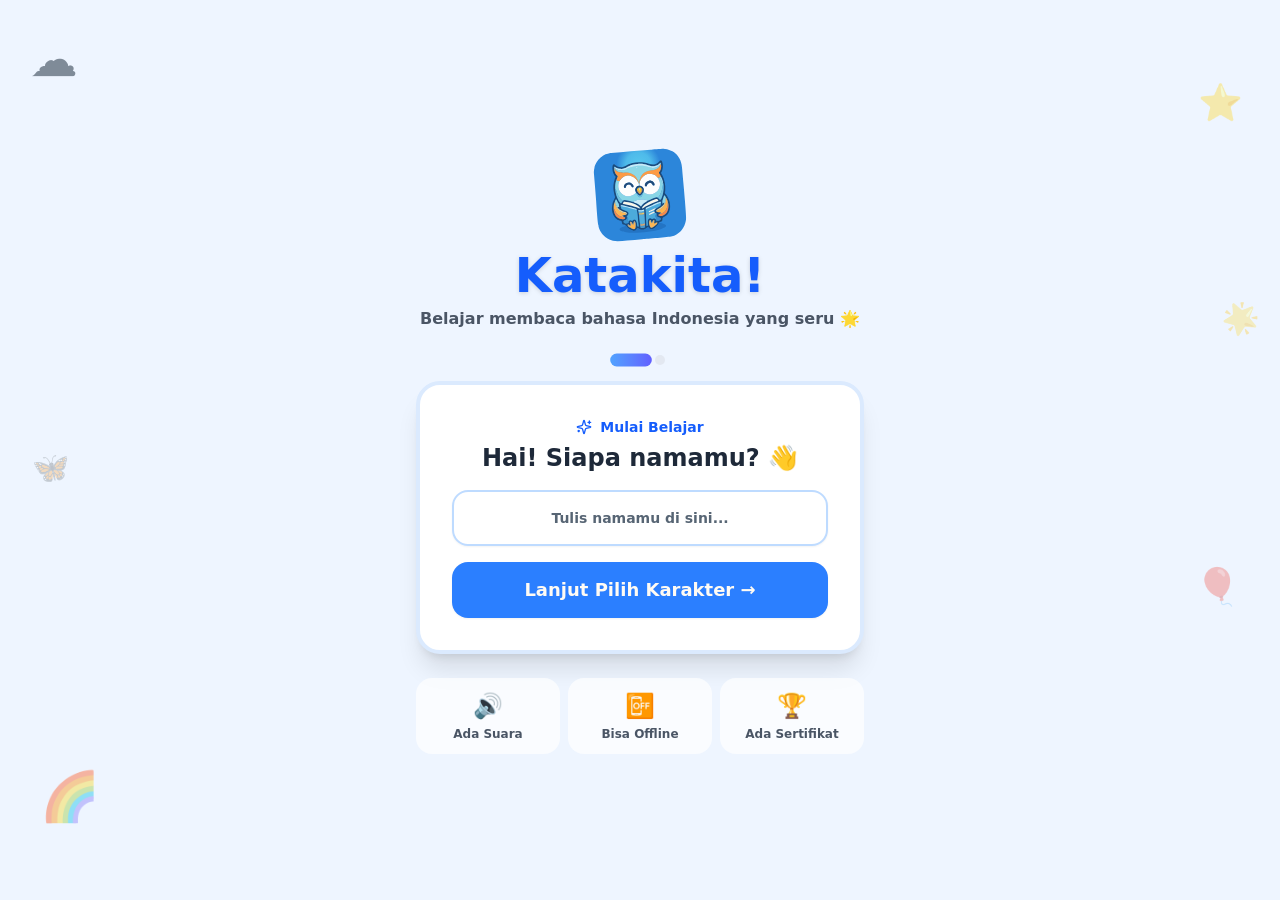
<file: index.html>
<!DOCTYPE html><!--9uJ3TXrWw3yXJip7IbV_o--><html lang="id"><head><meta charSet="utf-8"/><meta name="viewport" content="width=device-width, initial-scale=1, maximum-scale=1, viewport-fit=cover, user-scalable=no"/><link rel="preload" as="image" href="katakita-owl.svg?v=owl3"/><link rel="stylesheet" href="./_next/static/chunks/b1af00d73c136d83.css" data-precedence="next"/><link rel="preload" as="script" fetchPriority="low" href="./_next/static/chunks/58c60a5fa6b544da.js"/><script src="./_next/static/chunks/771dedee3f5e1621.js" async=""></script><script src="./_next/static/chunks/93cf8d9e202dfd11.js" async=""></script><script src="./_next/static/chunks/turbopack-f32afe19e0b75952.js" async=""></script><script src="./_next/static/chunks/2f236954d6a65e12.js" async=""></script><script src="./_next/static/chunks/97674f6261551da7.js" async=""></script><script src="./_next/static/chunks/a57a8f1e0f7d968f.js" async=""></script><script src="./_next/static/chunks/85c92bc7a7020d07.js" async=""></script><script src="./_next/static/chunks/e5530dd443704230.js" async=""></script><link rel="manifest" href="manifest.json"/><meta name="apple-mobile-web-app-capable" content="yes"/><meta name="mobile-web-app-capable" content="yes"/><link rel="icon" href="favicon.ico?v=owl2" sizes="48x48"/><link rel="icon" type="image/svg+xml" href="katakita-owl.svg?v=owl2"/><link rel="icon" type="image/png" sizes="64x64" href="favicon.png?v=owl2"/><link rel="icon" type="image/png" sizes="192x192" href="icon-192.png?v=owl2"/><link rel="icon" type="image/png" sizes="512x512" href="icon-512.png?v=owl2"/><link rel="apple-touch-icon" href="icon-192.png?v=owl2"/><meta name="theme-color" content="#4E71FF"/><title>Katakita! - Belajar Membaca Indonesia</title><meta name="description" content="Aplikasi belajar membaca bahasa Indonesia untuk anak. Lengkap dengan suara, permainan, 6 level, dan sertifikat. Bisa dipasang &amp; dipakai offline."/><meta name="application-name" content="Katakita"/><meta name="author" content="Katakita"/><meta name="keywords" content="belajar membaca,anak,bahasa indonesia,suku kata,PWA,edukasi anak"/><meta name="mobile-web-app-capable" content="yes"/><meta name="apple-mobile-web-app-title" content="Katakita"/><meta name="apple-mobile-web-app-status-bar-style" content="default"/><meta property="og:title" content="Katakita!"/><meta property="og:description" content="Belajar membaca bahasa Indonesia untuk anak"/><meta property="og:type" content="website"/><meta name="twitter:card" content="summary"/><meta name="twitter:title" content="Katakita!"/><meta name="twitter:description" content="Belajar membaca bahasa Indonesia untuk anak"/><script src="config.js"></script><script src="./_next/static/chunks/a6dad97d9634a72d.js" noModule=""></script></head><body class="antialiased bg-background text-foreground"><div hidden=""><!--$--><!--/$--></div><div class="min-h-screen flex flex-col" style="opacity:1"><div class="min-h-screen flex flex-col items-center justify-center px-4 py-8 bg-[#EEF5FF] relative overflow-hidden"><div class="absolute top-10 left-5 text-5xl opacity-50 select-none">☁️</div><div class="absolute top-20 right-8 text-4xl opacity-40 select-none">⭐</div><div class="absolute bottom-20 left-10 text-5xl opacity-40 select-none">🌈</div><div class="absolute top-1/3 right-5 text-3xl opacity-30 select-none">🌟</div><div class="absolute bottom-1/3 right-10 text-4xl opacity-30 select-none">🎈</div><div class="absolute top-1/2 left-8 text-3xl opacity-25 select-none">🦋</div><div class="w-full max-w-md relative z-10" style="opacity:1;transform:none"><div class="text-center mb-6"><img class="w-24 h-24 mb-2 mx-auto" src="katakita-owl.svg?v=owl3" alt="Katakita"/><h1 class="text-4xl sm:text-5xl font-black text-blue-600 drop-shadow-sm">Katakita!</h1><p class="text-gray-600 mt-2 font-semibold">Belajar membaca bahasa Indonesia yang seru 🌟</p></div><div class="flex items-center justify-center gap-2 mb-4"><div class="h-2.5 rounded-full transition-all w-8 bg-gradient-to-r from-blue-400 to-indigo-500"></div><div class="h-2.5 rounded-full transition-all w-2.5 bg-gray-300"></div></div><div class="bg-white rounded-3xl shadow-xl border-4 border-blue-100 p-6 sm:p-8"><div class="text-center mb-4"><div class="inline-flex items-center gap-2 text-blue-600 font-bold text-sm mb-1"><svg xmlns="http://www.w3.org/2000/svg" width="24" height="24" viewBox="0 0 24 24" fill="none" stroke="currentColor" stroke-width="2" stroke-linecap="round" stroke-linejoin="round" class="lucide lucide-sparkles w-4 h-4" aria-hidden="true"><path d="M9.937 15.5A2 2 0 0 0 8.5 14.063l-6.135-1.582a.5.5 0 0 1 0-.962L8.5 9.936A2 2 0 0 0 9.937 8.5l1.582-6.135a.5.5 0 0 1 .963 0L14.063 8.5A2 2 0 0 0 15.5 9.937l6.135 1.581a.5.5 0 0 1 0 .964L15.5 14.063a2 2 0 0 0-1.437 1.437l-1.582 6.135a.5.5 0 0 1-.963 0z"></path><path d="M20 3v4"></path><path d="M22 5h-4"></path><path d="M4 17v2"></path><path d="M5 18H3"></path></svg> Mulai Belajar</div><h2 class="text-2xl font-black text-gray-800">Hai! Siapa namamu? 👋</h2></div><input data-slot="input" class="file:text-foreground placeholder:text-muted-foreground selection:bg-primary selection:text-primary-foreground dark:bg-input/30 flex w-full min-w-0 bg-transparent px-3 py-1 shadow-xs transition-[color,box-shadow] outline-none file:inline-flex file:h-7 file:border-0 file:bg-transparent file:text-sm file:font-medium disabled:pointer-events-none disabled:cursor-not-allowed disabled:opacity-50 md:text-sm focus-visible:border-ring focus-visible:ring-ring/50 focus-visible:ring-[3px] aria-invalid:ring-destructive/20 dark:aria-invalid:ring-destructive/40 aria-invalid:border-destructive text-center text-xl font-bold h-14 rounded-2xl border-2 border-blue-200 focus:border-blue-400" placeholder="Tulis namamu di sini..." maxLength="20" value=""/><button data-slot="button" class="inline-flex items-center justify-center gap-2 whitespace-nowrap transition-all disabled:pointer-events-none disabled:opacity-50 [&amp;_svg]:pointer-events-none [&amp;_svg:not([class*=&#x27;size-&#x27;])]:size-4 shrink-0 [&amp;_svg]:shrink-0 outline-none focus-visible:border-ring focus-visible:ring-ring/50 focus-visible:ring-[3px] aria-invalid:ring-destructive/20 dark:aria-invalid:ring-destructive/40 aria-invalid:border-destructive text-primary-foreground shadow-xs px-4 py-2 has-[&gt;svg]:px-3 w-full mt-4 h-14 text-lg font-bold rounded-2xl bg-blue-500 hover:bg-blue-600">Lanjut Pilih Karakter →</button></div><div class="mt-6 grid grid-cols-3 gap-2 text-center"><div class="bg-white/70 rounded-2xl p-3"><div class="text-2xl mb-1">🔊</div><div class="text-xs font-bold text-gray-600">Ada Suara</div></div><div class="bg-white/70 rounded-2xl p-3"><div class="text-2xl mb-1">📴</div><div class="text-xs font-bold text-gray-600">Bisa Offline</div></div><div class="bg-white/70 rounded-2xl p-3"><div class="text-2xl mb-1">🏆</div><div class="text-xs font-bold text-gray-600">Ada Sertifikat</div></div></div></div></div></div><!--$--><!--/$--><div role="region" aria-label="Notifications (F8)" tabindex="-1" style="pointer-events:none"><ol tabindex="-1" class="fixed top-0 z-[100] flex max-h-screen w-full flex-col-reverse p-4 sm:bottom-0 sm:right-0 sm:top-auto sm:flex-col md:max-w-[420px]"></ol></div><script src="./_next/static/chunks/58c60a5fa6b544da.js" id="_R_" async=""></script><script>(self.__next_f=self.__next_f||[]).push([0])</script><script>self.__next_f.push([1,"1:\"$Sreact.fragment\"\n2:I[39756,[\"./_next/static/chunks/2f236954d6a65e12.js\"],\"default\"]\n3:I[37457,[\"./_next/static/chunks/2f236954d6a65e12.js\"],\"default\"]\n4:I[77855,[\"./_next/static/chunks/97674f6261551da7.js\",\"./_next/static/chunks/a57a8f1e0f7d968f.js\"],\"Toaster\"]\n5:I[13468,[\"./_next/static/chunks/97674f6261551da7.js\",\"./_next/static/chunks/a57a8f1e0f7d968f.js\"],\"PWARegister\"]\n6:I[47257,[\"./_next/static/chunks/2f236954d6a65e12.js\"],\"ClientPageRoot\"]\n7:I[52683,[\"./_next/static/chunks/97674f6261551da7.js\",\"./_next/static/chunks/a57a8f1e0f7d968f.js\",\"./_next/static/chunks/85c92bc7a7020d07.js\",\"./_next/static/chunks/e5530dd443704230.js\"],\"default\"]\na:I[97367,[\"./_next/static/chunks/2f236954d6a65e12.js\"],\"OutletBoundary\"]\nb:\"$Sreact.suspense\"\nd:I[97367,[\"./_next/static/chunks/2f236954d6a65e12.js\"],\"ViewportBoundary\"]\nf:I[97367,[\"./_next/static/chunks/2f236954d6a65e12.js\"],\"MetadataBoundary\"]\n11:I[68027,[\"./_next/static/chunks/2f236954d6a65e12.js\"],\"default\"]\n:HL[\"./_next/static/chunks/b1af00d73c136d83.css\",\"style\"]\n"])</script><script>self.__next_f.push([1,"0:{\"P\":null,\"b\":\"9uJ3TXrWw3yXJip7IbV-o\",\"c\":[\"\",\"\"],\"q\":\"\",\"i\":false,\"f\":[[[\"\",{\"children\":[\"__PAGE__\",{}]},\"$undefined\",\"$undefined\",true],[[\"$\",\"$1\",\"c\",{\"children\":[[[\"$\",\"link\",\"0\",{\"rel\":\"stylesheet\",\"href\":\"./_next/static/chunks/b1af00d73c136d83.css\",\"precedence\":\"next\",\"crossOrigin\":\"$undefined\",\"nonce\":\"$undefined\"}],[\"$\",\"script\",\"script-0\",{\"src\":\"./_next/static/chunks/97674f6261551da7.js\",\"async\":true,\"nonce\":\"$undefined\"}],[\"$\",\"script\",\"script-1\",{\"src\":\"./_next/static/chunks/a57a8f1e0f7d968f.js\",\"async\":true,\"nonce\":\"$undefined\"}]],[\"$\",\"html\",null,{\"lang\":\"id\",\"suppressHydrationWarning\":true,\"children\":[[\"$\",\"head\",null,{\"children\":[[\"$\",\"link\",null,{\"rel\":\"manifest\",\"href\":\"manifest.json\"}],[\"$\",\"meta\",null,{\"name\":\"apple-mobile-web-app-capable\",\"content\":\"yes\"}],[\"$\",\"meta\",null,{\"name\":\"mobile-web-app-capable\",\"content\":\"yes\"}],[\"$\",\"link\",null,{\"rel\":\"icon\",\"href\":\"favicon.ico?v=owl2\",\"sizes\":\"48x48\"}],[\"$\",\"link\",null,{\"rel\":\"icon\",\"type\":\"image/svg+xml\",\"href\":\"katakita-owl.svg?v=owl2\"}],[\"$\",\"link\",null,{\"rel\":\"icon\",\"type\":\"image/png\",\"sizes\":\"64x64\",\"href\":\"favicon.png?v=owl2\"}],[\"$\",\"link\",null,{\"rel\":\"icon\",\"type\":\"image/png\",\"sizes\":\"192x192\",\"href\":\"icon-192.png?v=owl2\"}],[\"$\",\"link\",null,{\"rel\":\"icon\",\"type\":\"image/png\",\"sizes\":\"512x512\",\"href\":\"icon-512.png?v=owl2\"}],[\"$\",\"link\",null,{\"rel\":\"apple-touch-icon\",\"href\":\"icon-192.png?v=owl2\"}],[\"$\",\"script\",null,{\"src\":\"config.js\"}]]}],[\"$\",\"body\",null,{\"className\":\"antialiased bg-background text-foreground\",\"children\":[[\"$\",\"$L2\",null,{\"parallelRouterKey\":\"children\",\"error\":\"$undefined\",\"errorStyles\":\"$undefined\",\"errorScripts\":\"$undefined\",\"template\":[\"$\",\"$L3\",null,{}],\"templateStyles\":\"$undefined\",\"templateScripts\":\"$undefined\",\"notFound\":[[[\"$\",\"title\",null,{\"children\":\"404: This page could not be found.\"}],[\"$\",\"div\",null,{\"style\":{\"fontFamily\":\"system-ui,\\\"Segoe UI\\\",Roboto,Helvetica,Arial,sans-serif,\\\"Apple Color Emoji\\\",\\\"Segoe UI Emoji\\\"\",\"height\":\"100vh\",\"textAlign\":\"center\",\"display\":\"flex\",\"flexDirection\":\"column\",\"alignItems\":\"center\",\"justifyContent\":\"center\"},\"children\":[\"$\",\"div\",null,{\"children\":[[\"$\",\"style\",null,{\"dangerouslySetInnerHTML\":{\"__html\":\"body{color:#000;background:#fff;margin:0}.next-error-h1{border-right:1px solid rgba(0,0,0,.3)}@media (prefers-color-scheme:dark){body{color:#fff;background:#000}.next-error-h1{border-right:1px solid rgba(255,255,255,.3)}}\"}}],[\"$\",\"h1\",null,{\"className\":\"next-error-h1\",\"style\":{\"display\":\"inline-block\",\"margin\":\"0 20px 0 0\",\"padding\":\"0 23px 0 0\",\"fontSize\":24,\"fontWeight\":500,\"verticalAlign\":\"top\",\"lineHeight\":\"49px\"},\"children\":404}],[\"$\",\"div\",null,{\"style\":{\"display\":\"inline-block\"},\"children\":[\"$\",\"h2\",null,{\"style\":{\"fontSize\":14,\"fontWeight\":400,\"lineHeight\":\"49px\",\"margin\":0},\"children\":\"This page could not be found.\"}]}]]}]}]],[]],\"forbidden\":\"$undefined\",\"unauthorized\":\"$undefined\"}],[\"$\",\"$L4\",null,{}],[\"$\",\"$L5\",null,{}]]}]]}]]}],{\"children\":[[\"$\",\"$1\",\"c\",{\"children\":[[\"$\",\"$L6\",null,{\"Component\":\"$7\",\"serverProvidedParams\":{\"searchParams\":{},\"params\":{},\"promises\":[\"$@8\",\"$@9\"]}}],[[\"$\",\"script\",\"script-0\",{\"src\":\"./_next/static/chunks/85c92bc7a7020d07.js\",\"async\":true,\"nonce\":\"$undefined\"}],[\"$\",\"script\",\"script-1\",{\"src\":\"./_next/static/chunks/e5530dd443704230.js\",\"async\":true,\"nonce\":\"$undefined\"}]],[\"$\",\"$La\",null,{\"children\":[\"$\",\"$b\",null,{\"name\":\"Next.MetadataOutlet\",\"children\":\"$@c\"}]}]]}],{},null,false,false]},null,false,false],[\"$\",\"$1\",\"h\",{\"children\":[null,[\"$\",\"$Ld\",null,{\"children\":\"$Le\"}],[\"$\",\"div\",null,{\"hidden\":true,\"children\":[\"$\",\"$Lf\",null,{\"children\":[\"$\",\"$b\",null,{\"name\":\"Next.Metadata\",\"children\":\"$L10\"}]}]}],null]}],false]],\"m\":\"$undefined\",\"G\":[\"$11\",[]],\"S\":true}\n"])</script><script>self.__next_f.push([1,"8:{}\n9:\"$0:f:0:1:1:children:0:props:children:0:props:serverProvidedParams:params\"\n"])</script><script>self.__next_f.push([1,"e:[[\"$\",\"meta\",\"0\",{\"charSet\":\"utf-8\"}],[\"$\",\"meta\",\"1\",{\"name\":\"viewport\",\"content\":\"width=device-width, initial-scale=1, maximum-scale=1, viewport-fit=cover, user-scalable=no\"}],[\"$\",\"meta\",\"2\",{\"name\":\"theme-color\",\"content\":\"#4E71FF\"}]]\n"])</script><script>self.__next_f.push([1,"c:null\n10:[[\"$\",\"title\",\"0\",{\"children\":\"Katakita! - Belajar Membaca Indonesia\"}],[\"$\",\"meta\",\"1\",{\"name\":\"description\",\"content\":\"Aplikasi belajar membaca bahasa Indonesia untuk anak. Lengkap dengan suara, permainan, 6 level, dan sertifikat. Bisa dipasang \u0026 dipakai offline.\"}],[\"$\",\"meta\",\"2\",{\"name\":\"application-name\",\"content\":\"Katakita\"}],[\"$\",\"meta\",\"3\",{\"name\":\"author\",\"content\":\"Katakita\"}],[\"$\",\"meta\",\"4\",{\"name\":\"keywords\",\"content\":\"belajar membaca,anak,bahasa indonesia,suku kata,PWA,edukasi anak\"}],[\"$\",\"meta\",\"5\",{\"name\":\"mobile-web-app-capable\",\"content\":\"yes\"}],[\"$\",\"meta\",\"6\",{\"name\":\"apple-mobile-web-app-title\",\"content\":\"Katakita\"}],[\"$\",\"meta\",\"7\",{\"name\":\"apple-mobile-web-app-status-bar-style\",\"content\":\"default\"}],[\"$\",\"meta\",\"8\",{\"property\":\"og:title\",\"content\":\"Katakita!\"}],[\"$\",\"meta\",\"9\",{\"property\":\"og:description\",\"content\":\"Belajar membaca bahasa Indonesia untuk anak\"}],[\"$\",\"meta\",\"10\",{\"property\":\"og:type\",\"content\":\"website\"}],[\"$\",\"meta\",\"11\",{\"name\":\"twitter:card\",\"content\":\"summary\"}],[\"$\",\"meta\",\"12\",{\"name\":\"twitter:title\",\"content\":\"Katakita!\"}],[\"$\",\"meta\",\"13\",{\"name\":\"twitter:description\",\"content\":\"Belajar membaca bahasa Indonesia untuk anak\"}]]\n"])</script></body></html>
</file>
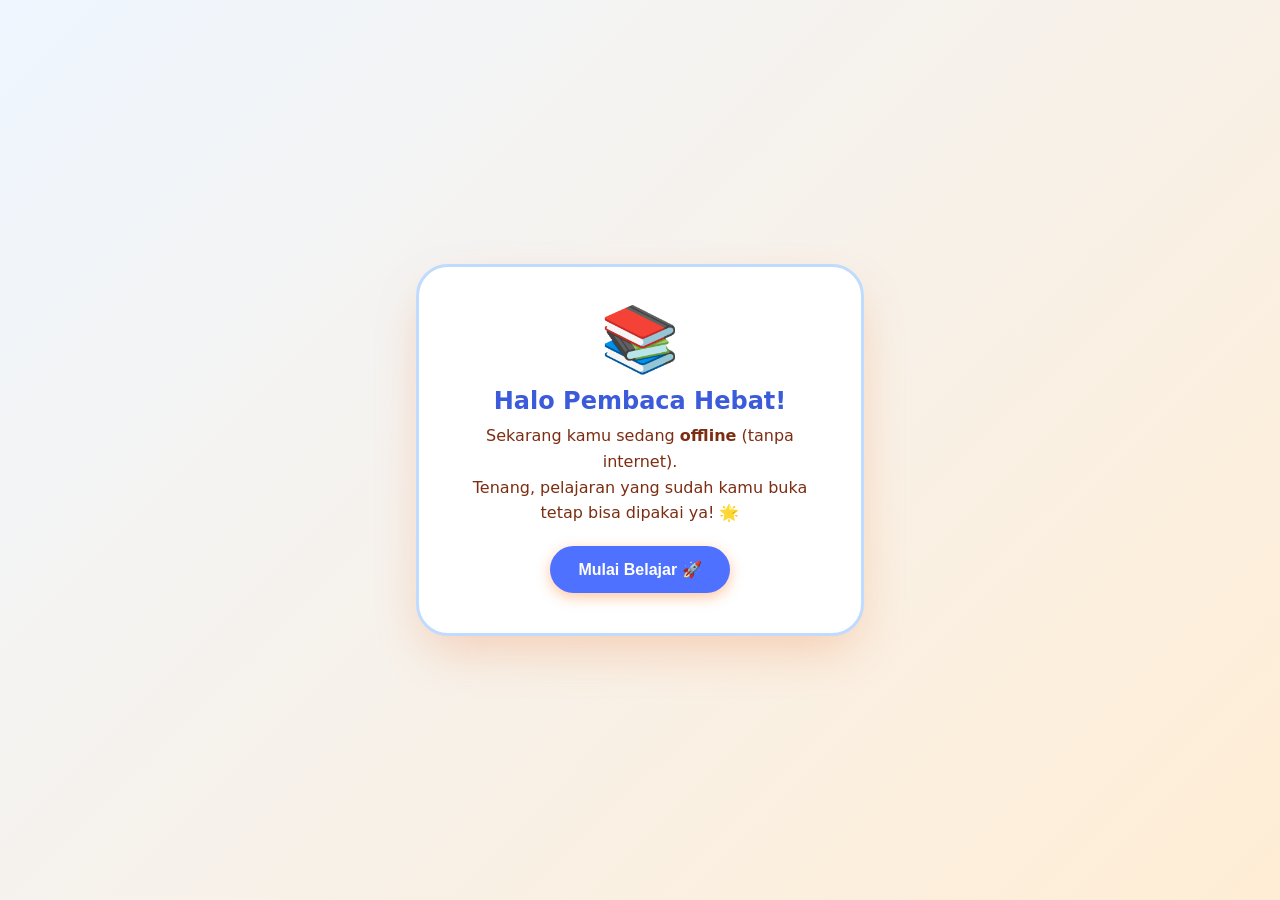
<file: offline.html>
<!DOCTYPE html>
<html lang="id">
  <head>
    <meta charset="UTF-8" />
    <meta name="viewport" content="width=device-width, initial-scale=1.0" />
    <title>Mode Offline - Belajar Membaca</title>
    <style>
      * { margin: 0; padding: 0; box-sizing: border-box; }
      body {
        font-family: system-ui, -apple-system, "Segoe UI", sans-serif;
        background: linear-gradient(135deg, #eff6ff 0%, #ffedd5 100%);
        min-height: 100vh;
        display: flex;
        align-items: center;
        justify-content: center;
        padding: 1.5rem;
        color: #431407;
      }
      .card {
        background: white;
        border-radius: 2rem;
        padding: 2.5rem 2rem;
        max-width: 28rem;
        text-align: center;
        box-shadow: 0 20px 50px -10px rgba(234, 88, 12, 0.25);
        border: 3px solid #bfdbfe;
      }
      .emoji { font-size: 4rem; line-height: 1; margin-bottom: 1rem; }
      h1 { font-size: 1.5rem; margin-bottom: 0.5rem; color: #3b5bdb; }
      p { color: #7c2d12; line-height: 1.6; margin-bottom: 1.25rem; }
      button {
        background: #4E71FF;
        color: white;
        border: none;
        padding: 0.875rem 1.75rem;
        border-radius: 999px;
        font-size: 1rem;
        font-weight: 700;
        cursor: pointer;
        box-shadow: 0 4px 14px rgba(249, 115, 22, 0.4);
        transition: transform 0.15s;
      }
      button:active { transform: scale(0.96); }
    </style>
  </head>
  <body>
    <div class="card">
      <div class="emoji">📚</div>
      <h1>Halo Pembaca Hebat!</h1>
      <p>
        Sekarang kamu sedang <b>offline</b> (tanpa internet).<br />
        Tenang, pelajaran yang sudah kamu buka tetap bisa dipakai ya! 🌟
      </p>
      <button onclick="window.location.href='/'">Mulai Belajar 🚀</button>
    </div>
  </body>
</html>
</file>
<file: _next/static/chunks/b1af00d73c136d83.css>
@layer properties{@supports (((-webkit-hyphens:none)) and (not (margin-trim:inline))) or ((-moz-orient:inline) and (not (color:rgb(from red r g b)))){*,:before,:after,::backdrop{--tw-translate-x:0;--tw-translate-y:0;--tw-translate-z:0;--tw-scale-x:1;--tw-scale-y:1;--tw-scale-z:1;--tw-rotate-x:initial;--tw-rotate-y:initial;--tw-rotate-z:initial;--tw-skew-x:initial;--tw-skew-y:initial;--tw-space-y-reverse:0;--tw-space-x-reverse:0;--tw-border-style:solid;--tw-gradient-position:initial;--tw-gradient-from:#0000;--tw-gradient-via:#0000;--tw-gradient-to:#0000;--tw-gradient-stops:initial;--tw-gradient-via-stops:initial;--tw-gradient-from-position:0%;--tw-gradient-via-position:50%;--tw-gradient-to-position:100%;--tw-leading:initial;--tw-font-weight:initial;--tw-tracking:initial;--tw-ordinal:initial;--tw-slashed-zero:initial;--tw-numeric-figure:initial;--tw-numeric-spacing:initial;--tw-numeric-fraction:initial;--tw-shadow:0 0 #0000;--tw-shadow-color:initial;--tw-shadow-alpha:100%;--tw-inset-shadow:0 0 #0000;--tw-inset-shadow-color:initial;--tw-inset-shadow-alpha:100%;--tw-ring-color:initial;--tw-ring-shadow:0 0 #0000;--tw-inset-ring-color:initial;--tw-inset-ring-shadow:0 0 #0000;--tw-ring-inset:initial;--tw-ring-offset-width:0px;--tw-ring-offset-color:#fff;--tw-ring-offset-shadow:0 0 #0000;--tw-outline-style:solid;--tw-blur:initial;--tw-brightness:initial;--tw-contrast:initial;--tw-grayscale:initial;--tw-hue-rotate:initial;--tw-invert:initial;--tw-opacity:initial;--tw-saturate:initial;--tw-sepia:initial;--tw-drop-shadow:initial;--tw-drop-shadow-color:initial;--tw-drop-shadow-alpha:100%;--tw-drop-shadow-size:initial;--tw-backdrop-blur:initial;--tw-backdrop-brightness:initial;--tw-backdrop-contrast:initial;--tw-backdrop-grayscale:initial;--tw-backdrop-hue-rotate:initial;--tw-backdrop-invert:initial;--tw-backdrop-opacity:initial;--tw-backdrop-saturate:initial;--tw-backdrop-sepia:initial;--tw-duration:initial;--tw-ease:initial;--tw-content:"";--tw-animation-delay:0s;--tw-animation-direction:normal;--tw-animation-duration:initial;--tw-animation-fill-mode:none;--tw-animation-iteration-count:1;--tw-enter-blur:0;--tw-enter-opacity:1;--tw-enter-rotate:0;--tw-enter-scale:1;--tw-enter-translate-x:0;--tw-enter-translate-y:0;--tw-exit-blur:0;--tw-exit-opacity:1;--tw-exit-rotate:0;--tw-exit-scale:1;--tw-exit-translate-x:0;--tw-exit-translate-y:0}}}@layer theme{:root,:host{--color-red-50:#fef2f2;--color-red-200:#ffcaca;--color-red-300:#ffa3a3;--color-red-400:#ff6568;--color-red-500:#fb2c36;--color-red-600:#e40014;--color-red-700:#bf000f;--color-orange-50:#fff7ed;--color-orange-200:#ffd7a8;--color-orange-400:#ff8b1a;--color-orange-500:#fe6e00;--color-orange-700:#c53c00;--color-amber-50:#fffbeb;--color-amber-100:#fef3c6;--color-amber-200:#fee685;--color-amber-300:#ffd236;--color-amber-400:#fcbb00;--color-amber-500:#f99c00;--color-amber-700:#b75000;--color-yellow-50:#fefce8;--color-yellow-100:#fef9c2;--color-yellow-200:#fff085;--color-yellow-300:#ffe02a;--color-yellow-400:#fac800;--color-yellow-500:#edb200;--color-yellow-600:#cd8900;--color-yellow-700:#a36100;--color-lime-400:#9de500;--color-green-50:#f0fdf4;--color-green-100:#dcfce7;--color-green-200:#b9f8cf;--color-green-300:#7bf1a8;--color-green-400:#05df72;--color-green-500:#00c758;--color-green-600:#00a544;--color-green-700:#008138;--color-green-800:#016630;--color-emerald-50:#ecfdf5;--color-emerald-100:#d0fae5;--color-emerald-200:#a4f4cf;--color-emerald-300:#5ee9b5;--color-emerald-400:#00d294;--color-emerald-500:#00bb7f;--color-emerald-600:#009767;--color-emerald-700:#007956;--color-emerald-800:#005f46;--color-teal-50:#f0fdfa;--color-teal-100:#cbfbf1;--color-teal-200:#96f7e4;--color-teal-300:#46ecd5;--color-teal-400:#00d3bd;--color-teal-500:#00baa7;--color-teal-600:#009588;--color-teal-700:#00776e;--color-teal-800:#005f5a;--color-cyan-50:#ecfeff;--color-cyan-200:#a2f4fd;--color-cyan-500:#00b7d7;--color-cyan-600:#0092b5;--color-cyan-700:#007492;--color-sky-50:#f0f9ff;--color-sky-100:#dff2fe;--color-sky-200:#b8e6fe;--color-sky-300:#77d4ff;--color-sky-400:#00bcfe;--color-sky-500:#00a5ef;--color-sky-600:#0084cc;--color-sky-700:#0069a4;--color-sky-800:#005986;--color-sky-900:#024a70;--color-blue-50:#eff6ff;--color-blue-100:#dbeafe;--color-blue-200:#bedbff;--color-blue-300:#90c5ff;--color-blue-400:#54a2ff;--color-blue-500:#3080ff;--color-blue-600:#155dfc;--color-blue-700:#1447e6;--color-blue-800:#193cb8;--color-indigo-50:#eef2ff;--color-indigo-100:#e0e7ff;--color-indigo-400:#7d87ff;--color-indigo-500:#625fff;--color-indigo-600:#4f39f6;--color-violet-50:#f5f3ff;--color-violet-100:#ede9fe;--color-violet-200:#ddd6ff;--color-violet-300:#c4b4ff;--color-violet-400:#a685ff;--color-violet-500:#8d54ff;--color-violet-600:#7f22fe;--color-violet-700:#7008e7;--color-violet-800:#5d0ec0;--color-purple-50:#faf5ff;--color-purple-100:#f3e8ff;--color-purple-500:#ac4bff;--color-purple-600:#9810fa;--color-pink-50:#fdf2f8;--color-pink-100:#fce7f3;--color-pink-200:#fccee8;--color-pink-300:#fda5d5;--color-pink-400:#fb64b6;--color-pink-500:#f6339a;--color-pink-600:#e30076;--color-pink-700:#c4005c;--color-pink-800:#a2004c;--color-rose-50:#fff1f2;--color-rose-100:#ffe4e6;--color-rose-200:#ffccd3;--color-rose-300:#ffa2ae;--color-rose-400:#ff667f;--color-rose-500:#ff2357;--color-rose-600:#e70044;--color-rose-700:#c20039;--color-slate-50:#f8fafc;--color-slate-100:#f1f5f9;--color-slate-500:#62748e;--color-slate-700:#314158;--color-slate-800:#1d293d;--color-gray-50:#f9fafb;--color-gray-100:#f3f4f6;--color-gray-200:#e5e7eb;--color-gray-300:#d1d5dc;--color-gray-400:#99a1af;--color-gray-500:#6a7282;--color-gray-600:#4a5565;--color-gray-700:#364153;--color-gray-800:#1e2939;--color-gray-900:#101828;--color-black:#000;--color-white:#fff;--spacing:.25rem;--container-sm:24rem;--container-md:28rem;--container-lg:32rem;--container-2xl:42rem;--container-3xl:48rem;--container-4xl:56rem;--container-5xl:64rem;--text-xs:.75rem;--text-xs--line-height:calc(1/.75);--text-sm:.875rem;--text-sm--line-height:calc(1.25/.875);--text-base:1rem;--text-base--line-height:calc(1.5/1);--text-lg:1.125rem;--text-lg--line-height:calc(1.75/1.125);--text-xl:1.25rem;--text-xl--line-height:calc(1.75/1.25);--text-2xl:1.5rem;--text-2xl--line-height:calc(2/1.5);--text-3xl:1.875rem;--text-3xl--line-height:calc(2.25/1.875);--text-4xl:2.25rem;--text-4xl--line-height:calc(2.5/2.25);--text-5xl:3rem;--text-5xl--line-height:1;--text-6xl:3.75rem;--text-6xl--line-height:1;--text-7xl:4.5rem;--text-7xl--line-height:1;--text-8xl:6rem;--text-8xl--line-height:1;--font-weight-normal:400;--font-weight-medium:500;--font-weight-semibold:600;--font-weight-bold:700;--font-weight-black:900;--tracking-tight:-.025em;--tracking-wide:.025em;--tracking-wider:.05em;--tracking-widest:.1em;--leading-tight:1.25;--leading-relaxed:1.625;--radius-xs:.125rem;--radius-2xl:1rem;--radius-3xl:1.5rem;--drop-shadow-sm:0 1px 2px #00000026;--ease-in-out:cubic-bezier(.4,0,.2,1);--animate-spin:spin 1s linear infinite;--animate-ping:ping 1s cubic-bezier(0,0,.2,1)infinite;--animate-pulse:pulse 2s cubic-bezier(.4,0,.6,1)infinite;--blur-sm:8px;--blur-md:12px;--blur-xl:24px;--aspect-video:16/9;--default-transition-duration:.15s;--default-transition-timing-function:cubic-bezier(.4,0,.2,1);--default-font-family:var(--font-geist-sans);--default-mono-font-family:var(--font-geist-mono);--color-border:var(--border)}@supports (color:lab(0% 0 0)){:root,:host{--color-red-50:lab(96.5005% 4.18508 1.52328);--color-red-200:lab(86.017% 19.8815 7.75869);--color-red-300:lab(76.5514% 36.422 15.5335);--color-red-400:lab(63.7053% 60.745 31.3109);--color-red-500:lab(55.4814% 75.0732 48.8528);--color-red-600:lab(48.4493% 77.4328 61.5452);--color-red-700:lab(40.4273% 67.2623 53.7441);--color-orange-50:lab(97.7008% 1.53735 5.90649);--color-orange-200:lab(88.4871% 9.94918 28.8378);--color-orange-400:lab(70.0429% 42.5156 75.8207);--color-orange-500:lab(64.272% 57.1788 90.3583);--color-orange-700:lab(46.4615% 57.7275 70.8507);--color-amber-50:lab(98.6252% -.635922 8.42309);--color-amber-100:lab(95.916% -1.21653 23.111);--color-amber-200:lab(91.7203% -.505269 49.9084);--color-amber-300:lab(86.4156% 6.13147 78.3961);--color-amber-400:lab(80.1641% 16.6016 99.2089);--color-amber-500:lab(72.7183% 31.8672 97.9407);--color-amber-700:lab(47.2709% 42.9082 69.2966);--color-yellow-50:lab(98.6846% -1.79055 9.7766);--color-yellow-100:lab(97.3564% -4.51407 27.344);--color-yellow-200:lab(94.3433% -5.00429 52.9663);--color-yellow-300:lab(89.7033% -.480294 84.4917);--color-yellow-400:lab(83.2664% 8.65132 106.895);--color-yellow-500:lab(76.3898% 14.5258 98.4589);--color-yellow-600:lab(62.7799% 22.4197 86.1544);--color-yellow-700:lab(47.8202% 25.2426 66.5015);--color-lime-400:lab(83.7876% -45.0447 88.4738);--color-green-50:lab(98.1563% -5.60117 2.75915);--color-green-100:lab(96.1861% -13.8464 6.52365);--color-green-200:lab(92.4222% -26.4702 12.9427);--color-green-300:lab(86.9953% -47.2691 25.0054);--color-green-400:lab(78.503% -64.9265 39.7492);--color-green-500:lab(70.5521% -66.5147 45.8073);--color-green-600:lab(59.0978% -58.6621 41.2579);--color-green-700:lab(47.0329% -47.0239 31.4788);--color-green-800:lab(37.4616% -36.7971 22.9692);--color-emerald-50:lab(97.8462% -6.94966 1.85487);--color-emerald-100:lab(94.9004% -17.0769 5.63836);--color-emerald-200:lab(90.2247% -31.039 9.47084);--color-emerald-300:lab(83.9203% -48.7124 13.8849);--color-emerald-400:lab(75.0771% -60.7313 19.4147);--color-emerald-500:lab(66.9756% -58.27 19.5419);--color-emerald-600:lab(55.0481% -49.9246 15.93);--color-emerald-700:lab(44.4871% -41.0396 11.0361);--color-emerald-800:lab(35.3675% -33.1188 8.04002);--color-teal-50:lab(98.3189% -4.74921 -.111711);--color-teal-100:lab(95.1845% -17.4212 -.425422);--color-teal-200:lab(90.7612% -33.1343 -.542295);--color-teal-300:lab(84.8977% -48.1516 -1.3321);--color-teal-400:lab(76.0109% -53.3483 -2.27906);--color-teal-500:lab(67.3859% -49.0983 -2.63511);--color-teal-600:lab(55.0223% -41.0774 -3.90277);--color-teal-700:lab(44.4134% -33.1436 -4.22149);--color-teal-800:lab(35.5975% -26.6648 -4.34487);--color-cyan-50:lab(98.3304% -5.97432 -2.62108);--color-cyan-200:lab(91.0821% -24.0435 -12.8306);--color-cyan-500:lab(67.805% -35.3952 -30.2018);--color-cyan-600:lab(55.1767% -26.7496 -30.5139);--color-cyan-700:lab(44.7267% -21.5987 -26.118);--color-sky-50:lab(97.3623% -2.33802 -4.13098);--color-sky-100:lab(94.3709% -4.56053 -8.23453);--color-sky-200:lab(88.6983% -11.3978 -16.8488);--color-sky-300:lab(80.3307% -20.2945 -31.385);--color-sky-400:lab(70.687% -23.6078 -45.9483);--color-sky-500:lab(63.3038% -18.433 -51.0407);--color-sky-600:lab(51.7754% -11.4712 -49.8349);--color-sky-700:lab(41.6013% -9.10804 -42.5647);--color-sky-800:lab(35.164% -9.57692 -34.4068);--color-sky-900:lab(29.1959% -8.34689 -28.2453);--color-blue-50:lab(96.492% -1.14644 -5.11479);--color-blue-100:lab(92.0301% -2.24757 -11.6453);--color-blue-200:lab(86.15% -4.04379 -21.0797);--color-blue-300:lab(77.5052% -6.4629 -36.42);--color-blue-400:lab(65.0361% -1.42065 -56.9802);--color-blue-500:lab(54.1736% 13.3369 -74.6839);--color-blue-600:lab(44.0605% 29.0279 -86.0352);--color-blue-700:lab(36.9089% 35.0961 -85.6872);--color-blue-800:lab(30.2514% 27.7853 -70.2699);--color-indigo-50:lab(95.4818% .411302 -6.78529);--color-indigo-100:lab(91.6577% 1.04591 -12.7199);--color-indigo-400:lab(59.866% 22.4834 -64.4485);--color-indigo-500:lab(48.295% 38.3129 -81.9673);--color-indigo-600:lab(38.4009% 52.6132 -92.3857);--color-violet-50:lab(96.2416% 2.28849 -5.51657);--color-violet-100:lab(93.0838% 4.35197 -9.88284);--color-violet-200:lab(87.0888% 8.53688 -19.4189);--color-violet-300:lab(76.7419% 18.3911 -37.0706);--color-violet-400:lab(62.8239% 34.9159 -60.0512);--color-violet-500:lab(49.9355% 55.1776 -81.8963);--color-violet-600:lab(41.088% 68.9966 -91.995);--color-violet-700:lab(35.2783% 67.9912 -88.793);--color-violet-800:lab(29.3188% 57.7986 -76.1493);--color-purple-50:lab(97.1627% 2.99937 -4.13398);--color-purple-100:lab(93.3333% 6.97437 -9.83434);--color-purple-500:lab(52.0183% 66.11 -78.2316);--color-purple-600:lab(43.0295% 75.21 -86.5669);--color-pink-50:lab(96.4459% 4.53997 -1.49434);--color-pink-100:lab(93.5864% 9.01193 -3.15079);--color-pink-200:lab(87.4504% 19.6 -6.46662);--color-pink-300:lab(77.8308% 38.525 -10.5394);--color-pink-400:lab(64.5597% 64.3615 -12.7988);--color-pink-500:lab(56.9303% 76.8162 -8.07021);--color-pink-600:lab(49.5493% 79.8381 2.31768);--color-pink-700:lab(42.1737% 71.8009 7.42233);--color-pink-800:lab(34.9559% 60.2885 5.99639);--color-rose-50:lab(96.2369% 4.94155 1.28011);--color-rose-100:lab(92.8221% 9.86832 2.60075);--color-rose-200:lab(86.806% 19.1909 4.07754);--color-rose-300:lab(76.6339% 38.3549 9.68835);--color-rose-400:lab(64.4125% 63.0291 19.2068);--color-rose-500:lab(56.101% 79.4328 31.4532);--color-rose-600:lab(49.1882% 81.577 36.0311);--color-rose-700:lab(41.1651% 71.6251 30.3087);--color-slate-50:lab(98.1434% -.369519 -1.05966);--color-slate-100:lab(96.286% -.852436 -2.46847);--color-slate-500:lab(48.0876% -2.03595 -16.5814);--color-slate-700:lab(26.9569% -1.47016 -15.6993);--color-slate-800:lab(16.132% -.318035 -14.6672);--color-gray-50:lab(98.2596% -.247031 -.706708);--color-gray-100:lab(96.1596% -.0823438 -1.13575);--color-gray-200:lab(91.6229% -.159115 -2.26791);--color-gray-300:lab(85.1236% -.612259 -3.7138);--color-gray-400:lab(65.9269% -.832707 -8.17473);--color-gray-500:lab(47.7841% -.393182 -10.0268);--color-gray-600:lab(35.6337% -1.58697 -10.8425);--color-gray-700:lab(27.1134% -.956401 -12.3224);--color-gray-800:lab(16.1051% -1.18239 -11.7533);--color-gray-900:lab(8.11897% .811279 -12.254)}}}@layer base{*,:after,:before,::backdrop{box-sizing:border-box;border:0 solid;margin:0;padding:0}::file-selector-button{box-sizing:border-box;border:0 solid;margin:0;padding:0}html,:host{-webkit-text-size-adjust:100%;tab-size:4;line-height:1.5;font-family:var(--default-font-family,ui-sans-serif,system-ui,sans-serif,"Apple Color Emoji","Segoe UI Emoji","Segoe UI Symbol","Noto Color Emoji");font-feature-settings:var(--default-font-feature-settings,normal);font-variation-settings:var(--default-font-variation-settings,normal);-webkit-tap-highlight-color:transparent}hr{height:0;color:inherit;border-top-width:1px}abbr:where([title]){-webkit-text-decoration:underline dotted;text-decoration:underline dotted}h1,h2,h3,h4,h5,h6{font-size:inherit;font-weight:inherit}a{color:inherit;-webkit-text-decoration:inherit;-webkit-text-decoration:inherit;-webkit-text-decoration:inherit;-webkit-text-decoration:inherit;text-decoration:inherit}b,strong{font-weight:bolder}code,kbd,samp,pre{font-family:var(--default-mono-font-family,ui-monospace,SFMono-Regular,Menlo,Monaco,Consolas,"Liberation Mono","Courier New",monospace);font-feature-settings:var(--default-mono-font-feature-settings,normal);font-variation-settings:var(--default-mono-font-variation-settings,normal);font-size:1em}small{font-size:80%}sub,sup{vertical-align:baseline;font-size:75%;line-height:0;position:relative}sub{bottom:-.25em}sup{top:-.5em}table{text-indent:0;border-color:inherit;border-collapse:collapse}:-moz-focusring{outline:auto}progress{vertical-align:baseline}summary{display:list-item}ol,ul,menu{list-style:none}img,svg,video,canvas,audio,iframe,embed,object{vertical-align:middle;display:block}img,video{max-width:100%;height:auto}button,input,select,optgroup,textarea{font:inherit;font-feature-settings:inherit;font-variation-settings:inherit;letter-spacing:inherit;color:inherit;opacity:1;background-color:#0000;border-radius:0}::file-selector-button{font:inherit;font-feature-settings:inherit;font-variation-settings:inherit;letter-spacing:inherit;color:inherit;opacity:1;background-color:#0000;border-radius:0}:where(select:is([multiple],[size])) optgroup{font-weight:bolder}:where(select:is([multiple],[size])) optgroup option{padding-inline-start:20px}::file-selector-button{margin-inline-end:4px}::placeholder{opacity:1}@supports (not ((-webkit-appearance:-apple-pay-button))) or (contain-intrinsic-size:1px){::placeholder{color:currentColor}@supports (color:color-mix(in lab, red, red)){::placeholder{color:color-mix(in oklab,currentcolor 50%,transparent)}}}textarea{resize:vertical}::-webkit-search-decoration{-webkit-appearance:none}::-webkit-date-and-time-value{min-height:1lh;text-align:inherit}::-webkit-datetime-edit{display:inline-flex}::-webkit-datetime-edit-fields-wrapper{padding:0}::-webkit-datetime-edit{padding-block:0}::-webkit-datetime-edit-year-field{padding-block:0}::-webkit-datetime-edit-month-field{padding-block:0}::-webkit-datetime-edit-day-field{padding-block:0}::-webkit-datetime-edit-hour-field{padding-block:0}::-webkit-datetime-edit-minute-field{padding-block:0}::-webkit-datetime-edit-second-field{padding-block:0}::-webkit-datetime-edit-millisecond-field{padding-block:0}::-webkit-datetime-edit-meridiem-field{padding-block:0}::-webkit-calendar-picker-indicator{line-height:1}:-moz-ui-invalid{box-shadow:none}button,input:where([type=button],[type=reset],[type=submit]){appearance:button}::file-selector-button{appearance:button}::-webkit-inner-spin-button{height:auto}::-webkit-outer-spin-button{height:auto}[hidden]:where(:not([hidden=until-found])){display:none!important}*{border-color:var(--border);outline-color:var(--ring)}@supports (color:color-mix(in lab, red, red)){*{outline-color:color-mix(in oklab,var(--ring)50%,transparent)}}body{background-color:var(--background);color:var(--foreground);-webkit-tap-highlight-color:transparent;overscroll-behavior-y:none}input,select,textarea{font-size:16px}}@layer components;@layer utilities{.\@container\/card-header{container:card-header/inline-size}.pointer-events-auto{pointer-events:auto}.pointer-events-none{pointer-events:none}.invisible{visibility:hidden}.visible{visibility:visible}.sr-only{clip-path:inset(50%);white-space:nowrap;border-width:0;width:1px;height:1px;margin:-1px;padding:0;position:absolute;overflow:hidden}.absolute{position:absolute}.fixed{position:fixed}.relative{position:relative}.static{position:static}.sticky{position:sticky}.inset-0{inset:calc(var(--spacing)*0)}.inset-2{inset:calc(var(--spacing)*2)}.inset-x-0{inset-inline:calc(var(--spacing)*0)}.inset-y-0{inset-block:calc(var(--spacing)*0)}.-top-0\.5{top:calc(var(--spacing)*-.5)}.-top-1{top:calc(var(--spacing)*-1)}.-top-1\.5{top:calc(var(--spacing)*-1.5)}.-top-2{top:calc(var(--spacing)*-2)}.-top-3{top:calc(var(--spacing)*-3)}.-top-4{top:calc(var(--spacing)*-4)}.-top-12{top:calc(var(--spacing)*-12)}.top-0{top:calc(var(--spacing)*0)}.top-0\.5{top:calc(var(--spacing)*.5)}.top-1{top:calc(var(--spacing)*1)}.top-1\.5{top:calc(var(--spacing)*1.5)}.top-1\/2{top:50%}.top-1\/3{top:33.3333%}.top-3{top:calc(var(--spacing)*3)}.top-3\.5{top:calc(var(--spacing)*3.5)}.top-4{top:calc(var(--spacing)*4)}.top-10{top:calc(var(--spacing)*10)}.top-20{top:calc(var(--spacing)*20)}.top-\[1px\]{top:1px}.top-\[15\%\]{top:15%}.top-\[50\%\]{top:50%}.top-\[60\%\]{top:60%}.top-full{top:100%}.-right-0\.5{right:calc(var(--spacing)*-.5)}.-right-1{right:calc(var(--spacing)*-1)}.-right-1\.5{right:calc(var(--spacing)*-1.5)}.-right-2{right:calc(var(--spacing)*-2)}.-right-3{right:calc(var(--spacing)*-3)}.-right-4{right:calc(var(--spacing)*-4)}.-right-12{right:calc(var(--spacing)*-12)}.right-0{right:calc(var(--spacing)*0)}.right-0\.5{right:calc(var(--spacing)*.5)}.right-1{right:calc(var(--spacing)*1)}.right-2{right:calc(var(--spacing)*2)}.right-3{right:calc(var(--spacing)*3)}.right-4{right:calc(var(--spacing)*4)}.right-5{right:calc(var(--spacing)*5)}.right-8{right:calc(var(--spacing)*8)}.right-10{right:calc(var(--spacing)*10)}.-bottom-1{bottom:calc(var(--spacing)*-1)}.-bottom-2{bottom:calc(var(--spacing)*-2)}.-bottom-3{bottom:calc(var(--spacing)*-3)}.-bottom-4{bottom:calc(var(--spacing)*-4)}.-bottom-6{bottom:calc(var(--spacing)*-6)}.-bottom-12{bottom:calc(var(--spacing)*-12)}.bottom-0{bottom:calc(var(--spacing)*0)}.bottom-1{bottom:calc(var(--spacing)*1)}.bottom-1\/3{bottom:33.3333%}.bottom-3{bottom:calc(var(--spacing)*3)}.bottom-4{bottom:calc(var(--spacing)*4)}.bottom-20{bottom:calc(var(--spacing)*20)}.bottom-\[15\%\]{bottom:15%}.-left-2{left:calc(var(--spacing)*-2)}.-left-3{left:calc(var(--spacing)*-3)}.-left-12{left:calc(var(--spacing)*-12)}.left-0{left:calc(var(--spacing)*0)}.left-1\/2{left:50%}.left-2{left:calc(var(--spacing)*2)}.left-3{left:calc(var(--spacing)*3)}.left-4{left:calc(var(--spacing)*4)}.left-5{left:calc(var(--spacing)*5)}.left-8{left:calc(var(--spacing)*8)}.left-10{left:calc(var(--spacing)*10)}.left-\[50\%\]{left:50%}.isolate{isolation:isolate}.z-10{z-index:10}.z-20{z-index:20}.z-50{z-index:50}.z-\[1\]{z-index:1}.z-\[100\]{z-index:100}.z-\[200\]{z-index:200}.col-start-2{grid-column-start:2}.row-span-2{grid-row:span 2/span 2}.row-start-1{grid-row-start:1}.-mx-1{margin-inline:calc(var(--spacing)*-1)}.mx-2{margin-inline:calc(var(--spacing)*2)}.mx-3\.5{margin-inline:calc(var(--spacing)*3.5)}.mx-auto{margin-inline:auto}.my-0\.5{margin-block:calc(var(--spacing)*.5)}.my-1{margin-block:calc(var(--spacing)*1)}.my-3{margin-block:calc(var(--spacing)*3)}.-mt-1{margin-top:calc(var(--spacing)*-1)}.-mt-4{margin-top:calc(var(--spacing)*-4)}.mt-0\.5{margin-top:calc(var(--spacing)*.5)}.mt-1{margin-top:calc(var(--spacing)*1)}.mt-1\.5{margin-top:calc(var(--spacing)*1.5)}.mt-2{margin-top:calc(var(--spacing)*2)}.mt-3{margin-top:calc(var(--spacing)*3)}.mt-4{margin-top:calc(var(--spacing)*4)}.mt-5{margin-top:calc(var(--spacing)*5)}.mt-6{margin-top:calc(var(--spacing)*6)}.mt-8{margin-top:calc(var(--spacing)*8)}.mt-auto{margin-top:auto}.mr-1{margin-right:calc(var(--spacing)*1)}.mr-1\.5{margin-right:calc(var(--spacing)*1.5)}.mr-2{margin-right:calc(var(--spacing)*2)}.mb-0\.5{margin-bottom:calc(var(--spacing)*.5)}.mb-1{margin-bottom:calc(var(--spacing)*1)}.mb-2{margin-bottom:calc(var(--spacing)*2)}.mb-3{margin-bottom:calc(var(--spacing)*3)}.mb-4{margin-bottom:calc(var(--spacing)*4)}.mb-5{margin-bottom:calc(var(--spacing)*5)}.mb-6{margin-bottom:calc(var(--spacing)*6)}.-ml-4{margin-left:calc(var(--spacing)*-4)}.ml-1{margin-left:calc(var(--spacing)*1)}.ml-2{margin-left:calc(var(--spacing)*2)}.ml-auto{margin-left:auto}.line-clamp-1{-webkit-line-clamp:1;-webkit-box-orient:vertical;display:-webkit-box;overflow:hidden}.line-clamp-2{-webkit-line-clamp:2;-webkit-box-orient:vertical;display:-webkit-box;overflow:hidden}.block{display:block}.contents{display:contents}.flex{display:flex}.grid{display:grid}.hidden{display:none}.inline{display:inline}.inline-block{display:inline-block}.inline-flex{display:inline-flex}.table{display:table}.table-caption{display:table-caption}.table-cell{display:table-cell}.table-row{display:table-row}.field-sizing-content{field-sizing:content}.aspect-square{aspect-ratio:1}.aspect-video{aspect-ratio:var(--aspect-video)}.size-\(--cell-size\){width:var(--cell-size);height:var(--cell-size)}.size-2{width:calc(var(--spacing)*2);height:calc(var(--spacing)*2)}.size-2\.5{width:calc(var(--spacing)*2.5);height:calc(var(--spacing)*2.5)}.size-3{width:calc(var(--spacing)*3);height:calc(var(--spacing)*3)}.size-3\.5{width:calc(var(--spacing)*3.5);height:calc(var(--spacing)*3.5)}.size-4{width:calc(var(--spacing)*4);height:calc(var(--spacing)*4)}.size-7{width:calc(var(--spacing)*7);height:calc(var(--spacing)*7)}.size-8{width:calc(var(--spacing)*8);height:calc(var(--spacing)*8)}.size-9{width:calc(var(--spacing)*9);height:calc(var(--spacing)*9)}.size-auto{width:auto;height:auto}.size-full{width:100%;height:100%}.h-\(--cell-size\){height:var(--cell-size)}.h-0\.5{height:calc(var(--spacing)*.5)}.h-1\.5{height:calc(var(--spacing)*1.5)}.h-2{height:calc(var(--spacing)*2)}.h-2\.5{height:calc(var(--spacing)*2.5)}.h-3{height:calc(var(--spacing)*3)}.h-3\.5{height:calc(var(--spacing)*3.5)}.h-4{height:calc(var(--spacing)*4)}.h-5{height:calc(var(--spacing)*5)}.h-6{height:calc(var(--spacing)*6)}.h-7{height:calc(var(--spacing)*7)}.h-8{height:calc(var(--spacing)*8)}.h-9{height:calc(var(--spacing)*9)}.h-10{height:calc(var(--spacing)*10)}.h-11{height:calc(var(--spacing)*11)}.h-12{height:calc(var(--spacing)*12)}.h-14{height:calc(var(--spacing)*14)}.h-16{height:calc(var(--spacing)*16)}.h-20{height:calc(var(--spacing)*20)}.h-24{height:calc(var(--spacing)*24)}.h-28{height:calc(var(--spacing)*28)}.h-48{height:calc(var(--spacing)*48)}.h-\[1\.15rem\]{height:1.15rem}.h-\[calc\(100\%-1px\)\]{height:calc(100% - 1px)}.h-\[var\(--radix-navigation-menu-viewport-height\)\]{height:var(--radix-navigation-menu-viewport-height)}.h-\[var\(--radix-select-trigger-height\)\]{height:var(--radix-select-trigger-height)}.h-auto{height:auto}.h-full{height:100%}.h-px{height:1px}.h-svh{height:100svh}.max-h-\(--radix-context-menu-content-available-height\){max-height:var(--radix-context-menu-content-available-height)}.max-h-\(--radix-dropdown-menu-content-available-height\){max-height:var(--radix-dropdown-menu-content-available-height)}.max-h-\(--radix-select-content-available-height\){max-height:var(--radix-select-content-available-height)}.max-h-40{max-height:calc(var(--spacing)*40)}.max-h-56{max-height:calc(var(--spacing)*56)}.max-h-\[300px\]{max-height:300px}.max-h-screen{max-height:100vh}.min-h-0{min-height:calc(var(--spacing)*0)}.min-h-4{min-height:calc(var(--spacing)*4)}.min-h-16{min-height:calc(var(--spacing)*16)}.min-h-\[56px\]{min-height:56px}.min-h-\[70px\]{min-height:70px}.min-h-\[80px\]{min-height:80px}.min-h-\[90px\]{min-height:90px}.min-h-screen{min-height:100vh}.min-h-svh{min-height:100svh}.w-\(--cell-size\){width:var(--cell-size)}.w-\(--sidebar-width\){width:var(--sidebar-width)}.w-0{width:calc(var(--spacing)*0)}.w-1{width:calc(var(--spacing)*1)}.w-2{width:calc(var(--spacing)*2)}.w-2\.5{width:calc(var(--spacing)*2.5)}.w-3{width:calc(var(--spacing)*3)}.w-3\.5{width:calc(var(--spacing)*3.5)}.w-3\/4{width:75%}.w-4{width:calc(var(--spacing)*4)}.w-5{width:calc(var(--spacing)*5)}.w-6{width:calc(var(--spacing)*6)}.w-7{width:calc(var(--spacing)*7)}.w-8{width:calc(var(--spacing)*8)}.w-9{width:calc(var(--spacing)*9)}.w-10{width:calc(var(--spacing)*10)}.w-12{width:calc(var(--spacing)*12)}.w-14{width:calc(var(--spacing)*14)}.w-16{width:calc(var(--spacing)*16)}.w-20{width:calc(var(--spacing)*20)}.w-24{width:calc(var(--spacing)*24)}.w-28{width:calc(var(--spacing)*28)}.w-48{width:calc(var(--spacing)*48)}.w-64{width:calc(var(--spacing)*64)}.w-72{width:calc(var(--spacing)*72)}.w-\[100px\]{width:100px}.w-auto{width:auto}.w-fit{width:fit-content}.w-full{width:100%}.w-max{width:max-content}.w-px{width:1px}.max-w-\(--skeleton-width\){max-width:var(--skeleton-width)}.max-w-2xl{max-width:var(--container-2xl)}.max-w-3xl{max-width:var(--container-3xl)}.max-w-4xl{max-width:var(--container-4xl)}.max-w-5xl{max-width:var(--container-5xl)}.max-w-\[200px\]{max-width:200px}.max-w-\[calc\(100\%-2rem\)\]{max-width:calc(100% - 2rem)}.max-w-lg{max-width:var(--container-lg)}.max-w-max{max-width:max-content}.max-w-md{max-width:var(--container-md)}.max-w-sm{max-width:var(--container-sm)}.min-w-\(--cell-size\){min-width:var(--cell-size)}.min-w-0{min-width:calc(var(--spacing)*0)}.min-w-5{min-width:calc(var(--spacing)*5)}.min-w-8{min-width:calc(var(--spacing)*8)}.min-w-9{min-width:calc(var(--spacing)*9)}.min-w-10{min-width:calc(var(--spacing)*10)}.min-w-\[8rem\]{min-width:8rem}.min-w-\[12rem\]{min-width:12rem}.min-w-\[var\(--radix-select-trigger-width\)\]{min-width:var(--radix-select-trigger-width)}.flex-1{flex:1}.flex-shrink-0,.shrink-0{flex-shrink:0}.grow{flex-grow:1}.grow-0{flex-grow:0}.basis-full{flex-basis:100%}.caption-bottom{caption-side:bottom}.border-collapse{border-collapse:collapse}.origin-\(--radix-context-menu-content-transform-origin\){transform-origin:var(--radix-context-menu-content-transform-origin)}.origin-\(--radix-dropdown-menu-content-transform-origin\){transform-origin:var(--radix-dropdown-menu-content-transform-origin)}.origin-\(--radix-hover-card-content-transform-origin\){transform-origin:var(--radix-hover-card-content-transform-origin)}.origin-\(--radix-menubar-content-transform-origin\){transform-origin:var(--radix-menubar-content-transform-origin)}.origin-\(--radix-popover-content-transform-origin\){transform-origin:var(--radix-popover-content-transform-origin)}.origin-\(--radix-select-content-transform-origin\){transform-origin:var(--radix-select-content-transform-origin)}.origin-\(--radix-tooltip-content-transform-origin\){transform-origin:var(--radix-tooltip-content-transform-origin)}.-translate-x-1\/2{--tw-translate-x:calc(calc(1/2*100%)*-1);translate:var(--tw-translate-x)var(--tw-translate-y)}.-translate-x-px{--tw-translate-x:-1px;translate:var(--tw-translate-x)var(--tw-translate-y)}.translate-x-\[-50\%\]{--tw-translate-x:-50%;translate:var(--tw-translate-x)var(--tw-translate-y)}.translate-x-px{--tw-translate-x:1px;translate:var(--tw-translate-x)var(--tw-translate-y)}.-translate-y-1\/2{--tw-translate-y:calc(calc(1/2*100%)*-1);translate:var(--tw-translate-x)var(--tw-translate-y)}.translate-y-0\.5{--tw-translate-y:calc(var(--spacing)*.5);translate:var(--tw-translate-x)var(--tw-translate-y)}.translate-y-\[-50\%\]{--tw-translate-y:-50%;translate:var(--tw-translate-x)var(--tw-translate-y)}.translate-y-\[calc\(-50\%_-_2px\)\]{--tw-translate-y:calc(-50% - 2px);translate:var(--tw-translate-x)var(--tw-translate-y)}.scale-105{--tw-scale-x:105%;--tw-scale-y:105%;--tw-scale-z:105%;scale:var(--tw-scale-x)var(--tw-scale-y)}.scale-110{--tw-scale-x:110%;--tw-scale-y:110%;--tw-scale-z:110%;scale:var(--tw-scale-x)var(--tw-scale-y)}.rotate-45{rotate:45deg}.rotate-90{rotate:90deg}.transform{transform:var(--tw-rotate-x,)var(--tw-rotate-y,)var(--tw-rotate-z,)var(--tw-skew-x,)var(--tw-skew-y,)}.animate-caret-blink{animation:1.25s ease-out infinite caret-blink}.animate-in{animation:enter var(--tw-animation-duration,var(--tw-duration,.15s))var(--tw-ease,ease)var(--tw-animation-delay,0s)var(--tw-animation-iteration-count,1)var(--tw-animation-direction,normal)var(--tw-animation-fill-mode,none)}.animate-ping{animation:var(--animate-ping)}.animate-pulse{animation:var(--animate-pulse)}.animate-spin{animation:var(--animate-spin)}.cursor-crosshair{cursor:crosshair}.cursor-default{cursor:default}.cursor-not-allowed{cursor:not-allowed}.cursor-pointer{cursor:pointer}.touch-none{touch-action:none}.scroll-my-1{scroll-margin-block:calc(var(--spacing)*1)}.scroll-py-1{scroll-padding-block:calc(var(--spacing)*1)}.list-inside{list-style-position:inside}.list-decimal{list-style-type:decimal}.list-disc{list-style-type:disc}.list-none{list-style-type:none}.auto-rows-min{grid-auto-rows:min-content}.grid-cols-1{grid-template-columns:repeat(1,minmax(0,1fr))}.grid-cols-2{grid-template-columns:repeat(2,minmax(0,1fr))}.grid-cols-3{grid-template-columns:repeat(3,minmax(0,1fr))}.grid-cols-4{grid-template-columns:repeat(4,minmax(0,1fr))}.grid-cols-5{grid-template-columns:repeat(5,minmax(0,1fr))}.grid-cols-7{grid-template-columns:repeat(7,minmax(0,1fr))}.grid-cols-8{grid-template-columns:repeat(8,minmax(0,1fr))}.grid-cols-\[0_1fr\]{grid-template-columns:0 1fr}.grid-rows-\[auto_auto\]{grid-template-rows:auto auto}.flex-col{flex-direction:column}.flex-col-reverse{flex-direction:column-reverse}.flex-row{flex-direction:row}.flex-wrap{flex-wrap:wrap}.items-baseline{align-items:baseline}.items-center{align-items:center}.items-end{align-items:flex-end}.items-start{align-items:flex-start}.items-stretch{align-items:stretch}.justify-around{justify-content:space-around}.justify-between{justify-content:space-between}.justify-center{justify-content:center}.justify-items-start{justify-items:start}.gap-0\.5{gap:calc(var(--spacing)*.5)}.gap-1{gap:calc(var(--spacing)*1)}.gap-1\.5{gap:calc(var(--spacing)*1.5)}.gap-2{gap:calc(var(--spacing)*2)}.gap-2\.5{gap:calc(var(--spacing)*2.5)}.gap-3{gap:calc(var(--spacing)*3)}.gap-4{gap:calc(var(--spacing)*4)}.gap-6{gap:calc(var(--spacing)*6)}:where(.space-y-1>:not(:last-child)){--tw-space-y-reverse:0;margin-block-start:calc(calc(var(--spacing)*1)*var(--tw-space-y-reverse));margin-block-end:calc(calc(var(--spacing)*1)*calc(1 - var(--tw-space-y-reverse)))}:where(.space-y-1\.5>:not(:last-child)){--tw-space-y-reverse:0;margin-block-start:calc(calc(var(--spacing)*1.5)*var(--tw-space-y-reverse));margin-block-end:calc(calc(var(--spacing)*1.5)*calc(1 - var(--tw-space-y-reverse)))}:where(.space-y-2>:not(:last-child)){--tw-space-y-reverse:0;margin-block-start:calc(calc(var(--spacing)*2)*var(--tw-space-y-reverse));margin-block-end:calc(calc(var(--spacing)*2)*calc(1 - var(--tw-space-y-reverse)))}:where(.space-y-2\.5>:not(:last-child)){--tw-space-y-reverse:0;margin-block-start:calc(calc(var(--spacing)*2.5)*var(--tw-space-y-reverse));margin-block-end:calc(calc(var(--spacing)*2.5)*calc(1 - var(--tw-space-y-reverse)))}:where(.space-y-3>:not(:last-child)){--tw-space-y-reverse:0;margin-block-start:calc(calc(var(--spacing)*3)*var(--tw-space-y-reverse));margin-block-end:calc(calc(var(--spacing)*3)*calc(1 - var(--tw-space-y-reverse)))}:where(.space-y-4>:not(:last-child)){--tw-space-y-reverse:0;margin-block-start:calc(calc(var(--spacing)*4)*var(--tw-space-y-reverse));margin-block-end:calc(calc(var(--spacing)*4)*calc(1 - var(--tw-space-y-reverse)))}:where(.space-y-5>:not(:last-child)){--tw-space-y-reverse:0;margin-block-start:calc(calc(var(--spacing)*5)*var(--tw-space-y-reverse));margin-block-end:calc(calc(var(--spacing)*5)*calc(1 - var(--tw-space-y-reverse)))}:where(.space-x-2>:not(:last-child)){--tw-space-x-reverse:0;margin-inline-start:calc(calc(var(--spacing)*2)*var(--tw-space-x-reverse));margin-inline-end:calc(calc(var(--spacing)*2)*calc(1 - var(--tw-space-x-reverse)))}.gap-y-0\.5{row-gap:calc(var(--spacing)*.5)}.self-end{align-self:flex-end}.self-start{align-self:flex-start}.justify-self-end{justify-self:flex-end}.truncate{text-overflow:ellipsis;white-space:nowrap;overflow:hidden}.overflow-auto{overflow:auto}.overflow-hidden{overflow:hidden}.overflow-x-auto{overflow-x:auto}.overflow-x-hidden{overflow-x:hidden}.overflow-y-auto{overflow-y:auto}.rounded-2xl{border-radius:var(--radius-2xl)}.rounded-3xl{border-radius:var(--radius-3xl)}.rounded-\[2px\]{border-radius:2px}.rounded-\[2rem\]{border-radius:2rem}.rounded-\[4px\]{border-radius:4px}.rounded-\[inherit\]{border-radius:inherit}.rounded-full{border-radius:3.40282e38px}.rounded-lg{border-radius:var(--radius)}.rounded-md{border-radius:calc(var(--radius) - 2px)}.rounded-none{border-radius:0}.rounded-sm{border-radius:calc(var(--radius) - 4px)}.rounded-xl{border-radius:calc(var(--radius) + 4px)}.rounded-xs{border-radius:var(--radius-xs)}.rounded-l-md{border-top-left-radius:calc(var(--radius) - 2px);border-bottom-left-radius:calc(var(--radius) - 2px)}.rounded-tl-sm{border-top-left-radius:calc(var(--radius) - 4px)}.rounded-r-full{border-top-right-radius:3.40282e38px;border-bottom-right-radius:3.40282e38px}.rounded-r-md{border-top-right-radius:calc(var(--radius) - 2px);border-bottom-right-radius:calc(var(--radius) - 2px)}.rounded-bl-2xl{border-bottom-left-radius:var(--radius-2xl)}.border{border-style:var(--tw-border-style);border-width:1px}.border-2{border-style:var(--tw-border-style);border-width:2px}.border-4{border-style:var(--tw-border-style);border-width:4px}.border-8{border-style:var(--tw-border-style);border-width:8px}.border-\[1\.5px\]{border-style:var(--tw-border-style);border-width:1.5px}.border-y{border-block-style:var(--tw-border-style);border-block-width:1px}.border-t{border-top-style:var(--tw-border-style);border-top-width:1px}.border-t-2{border-top-style:var(--tw-border-style);border-top-width:2px}.border-r{border-right-style:var(--tw-border-style);border-right-width:1px}.border-b{border-bottom-style:var(--tw-border-style);border-bottom-width:1px}.border-l{border-left-style:var(--tw-border-style);border-left-width:1px}.border-l-2{border-left-style:var(--tw-border-style);border-left-width:2px}.border-dashed{--tw-border-style:dashed;border-style:dashed}.border-double{--tw-border-style:double;border-style:double}.border-\(--color-border\){border-color:var(--color-border)}.border-amber-200{border-color:var(--color-amber-200)}.border-blue-100{border-color:var(--color-blue-100)}.border-blue-200{border-color:var(--color-blue-200)}.border-blue-300{border-color:var(--color-blue-300)}.border-blue-400{border-color:var(--color-blue-400)}.border-blue-500{border-color:var(--color-blue-500)}.border-border\/50{border-color:var(--border)}@supports (color:color-mix(in lab, red, red)){.border-border\/50{border-color:color-mix(in oklab,var(--border)50%,transparent)}}.border-cyan-200{border-color:var(--color-cyan-200)}.border-destructive{border-color:var(--destructive)}.border-emerald-100{border-color:var(--color-emerald-100)}.border-emerald-200{border-color:var(--color-emerald-200)}.border-emerald-300{border-color:var(--color-emerald-300)}.border-emerald-400{border-color:var(--color-emerald-400)}.border-emerald-500{border-color:var(--color-emerald-500)}.border-gray-100{border-color:var(--color-gray-100)}.border-gray-200{border-color:var(--color-gray-200)}.border-gray-300{border-color:var(--color-gray-300)}.border-gray-400{border-color:var(--color-gray-400)}.border-green-200{border-color:var(--color-green-200)}.border-green-300{border-color:var(--color-green-300)}.border-green-400{border-color:var(--color-green-400)}.border-green-500{border-color:var(--color-green-500)}.border-green-600{border-color:var(--color-green-600)}.border-input{border-color:var(--input)}.border-orange-200{border-color:var(--color-orange-200)}.border-pink-100{border-color:var(--color-pink-100)}.border-pink-200{border-color:var(--color-pink-200)}.border-pink-300{border-color:var(--color-pink-300)}.border-pink-500{border-color:var(--color-pink-500)}.border-primary{border-color:var(--primary)}.border-red-200{border-color:var(--color-red-200)}.border-red-400{border-color:var(--color-red-400)}.border-red-600{border-color:var(--color-red-600)}.border-rose-100{border-color:var(--color-rose-100)}.border-rose-200{border-color:var(--color-rose-200)}.border-rose-500{border-color:var(--color-rose-500)}.border-rose-600{border-color:var(--color-rose-600)}.border-sidebar-border{border-color:var(--sidebar-border)}.border-sky-100{border-color:var(--color-sky-100)}.border-sky-200{border-color:var(--color-sky-200)}.border-sky-300{border-color:var(--color-sky-300)}.border-sky-400{border-color:var(--color-sky-400)}.border-sky-500{border-color:var(--color-sky-500)}.border-slate-100{border-color:var(--color-slate-100)}.border-teal-100{border-color:var(--color-teal-100)}.border-teal-200{border-color:var(--color-teal-200)}.border-teal-500{border-color:var(--color-teal-500)}.border-teal-600{border-color:var(--color-teal-600)}.border-transparent{border-color:#0000}.border-violet-100{border-color:var(--color-violet-100)}.border-violet-200{border-color:var(--color-violet-200)}.border-violet-300{border-color:var(--color-violet-300)}.border-violet-500{border-color:var(--color-violet-500)}.border-violet-600{border-color:var(--color-violet-600)}.border-white{border-color:var(--color-white)}.border-white\/40{border-color:#fff6}@supports (color:color-mix(in lab, red, red)){.border-white\/40{border-color:color-mix(in oklab,var(--color-white)40%,transparent)}}.border-yellow-200{border-color:var(--color-yellow-200)}.border-yellow-300{border-color:var(--color-yellow-300)}.border-t-transparent{border-top-color:#0000}.border-l-transparent{border-left-color:#0000}.bg-\(--color-bg\){background-color:var(--color-bg)}.bg-\[\#EEF5FF\]{background-color:#eef5ff}.bg-accent{background-color:var(--accent)}.bg-amber-50{background-color:var(--color-amber-50)}.bg-amber-100{background-color:var(--color-amber-100)}.bg-amber-400{background-color:var(--color-amber-400)}.bg-amber-500{background-color:var(--color-amber-500)}.bg-background{background-color:var(--background)}.bg-black\/40{background-color:#0006}@supports (color:color-mix(in lab, red, red)){.bg-black\/40{background-color:color-mix(in oklab,var(--color-black)40%,transparent)}}.bg-black\/50{background-color:#00000080}@supports (color:color-mix(in lab, red, red)){.bg-black\/50{background-color:color-mix(in oklab,var(--color-black)50%,transparent)}}.bg-blue-50{background-color:var(--color-blue-50)}.bg-blue-100{background-color:var(--color-blue-100)}.bg-blue-300{background-color:var(--color-blue-300)}.bg-blue-400{background-color:var(--color-blue-400)}.bg-blue-500{background-color:var(--color-blue-500)}.bg-border{background-color:var(--border)}.bg-card{background-color:var(--card)}.bg-cyan-50{background-color:var(--color-cyan-50)}.bg-cyan-500{background-color:var(--color-cyan-500)}.bg-destructive{background-color:var(--destructive)}.bg-emerald-50{background-color:var(--color-emerald-50)}.bg-emerald-100{background-color:var(--color-emerald-100)}.bg-emerald-400{background-color:var(--color-emerald-400)}.bg-emerald-500{background-color:var(--color-emerald-500)}.bg-foreground{background-color:var(--foreground)}.bg-gray-50{background-color:var(--color-gray-50)}.bg-gray-100{background-color:var(--color-gray-100)}.bg-gray-200{background-color:var(--color-gray-200)}.bg-gray-300{background-color:var(--color-gray-300)}.bg-green-50{background-color:var(--color-green-50)}.bg-green-100{background-color:var(--color-green-100)}.bg-green-500{background-color:var(--color-green-500)}.bg-muted,.bg-muted\/50{background-color:var(--muted)}@supports (color:color-mix(in lab, red, red)){.bg-muted\/50{background-color:color-mix(in oklab,var(--muted)50%,transparent)}}.bg-pink-50{background-color:var(--color-pink-50)}.bg-pink-100{background-color:var(--color-pink-100)}.bg-pink-400{background-color:var(--color-pink-400)}.bg-pink-500{background-color:var(--color-pink-500)}.bg-popover{background-color:var(--popover)}.bg-primary,.bg-primary\/20{background-color:var(--primary)}@supports (color:color-mix(in lab, red, red)){.bg-primary\/20{background-color:color-mix(in oklab,var(--primary)20%,transparent)}}.bg-red-50{background-color:var(--color-red-50)}.bg-red-500{background-color:var(--color-red-500)}.bg-rose-50{background-color:var(--color-rose-50)}.bg-rose-100{background-color:var(--color-rose-100)}.bg-rose-500{background-color:var(--color-rose-500)}.bg-secondary{background-color:var(--secondary)}.bg-sidebar{background-color:var(--sidebar)}.bg-sidebar-border{background-color:var(--sidebar-border)}.bg-sky-50{background-color:var(--color-sky-50)}.bg-sky-50\/50{background-color:#f0f9ff80}@supports (color:color-mix(in lab, red, red)){.bg-sky-50\/50{background-color:color-mix(in oklab,var(--color-sky-50)50%,transparent)}}.bg-sky-100{background-color:var(--color-sky-100)}.bg-sky-400{background-color:var(--color-sky-400)}.bg-sky-500{background-color:var(--color-sky-500)}.bg-sky-700{background-color:var(--color-sky-700)}.bg-teal-50{background-color:var(--color-teal-50)}.bg-teal-500{background-color:var(--color-teal-500)}.bg-transparent{background-color:#0000}.bg-violet-50{background-color:var(--color-violet-50)}.bg-violet-100{background-color:var(--color-violet-100)}.bg-violet-400{background-color:var(--color-violet-400)}.bg-violet-500{background-color:var(--color-violet-500)}.bg-white{background-color:var(--color-white)}.bg-white\/20{background-color:#fff3}@supports (color:color-mix(in lab, red, red)){.bg-white\/20{background-color:color-mix(in oklab,var(--color-white)20%,transparent)}}.bg-white\/25{background-color:#ffffff40}@supports (color:color-mix(in lab, red, red)){.bg-white\/25{background-color:color-mix(in oklab,var(--color-white)25%,transparent)}}.bg-white\/50{background-color:#ffffff80}@supports (color:color-mix(in lab, red, red)){.bg-white\/50{background-color:color-mix(in oklab,var(--color-white)50%,transparent)}}.bg-white\/70{background-color:#ffffffb3}@supports (color:color-mix(in lab, red, red)){.bg-white\/70{background-color:color-mix(in oklab,var(--color-white)70%,transparent)}}.bg-white\/80{background-color:#fffc}@supports (color:color-mix(in lab, red, red)){.bg-white\/80{background-color:color-mix(in oklab,var(--color-white)80%,transparent)}}.bg-white\/90{background-color:#ffffffe6}@supports (color:color-mix(in lab, red, red)){.bg-white\/90{background-color:color-mix(in oklab,var(--color-white)90%,transparent)}}.bg-yellow-100{background-color:var(--color-yellow-100)}.bg-yellow-300{background-color:var(--color-yellow-300)}.bg-gradient-to-b{--tw-gradient-position:to bottom in oklab;background-image:linear-gradient(var(--tw-gradient-stops))}.bg-gradient-to-br{--tw-gradient-position:to bottom right in oklab;background-image:linear-gradient(var(--tw-gradient-stops))}.bg-gradient-to-r{--tw-gradient-position:to right in oklab;background-image:linear-gradient(var(--tw-gradient-stops))}.from-amber-50{--tw-gradient-from:var(--color-amber-50);--tw-gradient-stops:var(--tw-gradient-via-stops,var(--tw-gradient-position),var(--tw-gradient-from)var(--tw-gradient-from-position),var(--tw-gradient-to)var(--tw-gradient-to-position))}.from-amber-100{--tw-gradient-from:var(--color-amber-100);--tw-gradient-stops:var(--tw-gradient-via-stops,var(--tw-gradient-position),var(--tw-gradient-from)var(--tw-gradient-from-position),var(--tw-gradient-to)var(--tw-gradient-to-position))}.from-amber-400{--tw-gradient-from:var(--color-amber-400);--tw-gradient-stops:var(--tw-gradient-via-stops,var(--tw-gradient-position),var(--tw-gradient-from)var(--tw-gradient-from-position),var(--tw-gradient-to)var(--tw-gradient-to-position))}.from-blue-50{--tw-gradient-from:var(--color-blue-50);--tw-gradient-stops:var(--tw-gradient-via-stops,var(--tw-gradient-position),var(--tw-gradient-from)var(--tw-gradient-from-position),var(--tw-gradient-to)var(--tw-gradient-to-position))}.from-blue-400{--tw-gradient-from:var(--color-blue-400);--tw-gradient-stops:var(--tw-gradient-via-stops,var(--tw-gradient-position),var(--tw-gradient-from)var(--tw-gradient-from-position),var(--tw-gradient-to)var(--tw-gradient-to-position))}.from-blue-500{--tw-gradient-from:var(--color-blue-500);--tw-gradient-stops:var(--tw-gradient-via-stops,var(--tw-gradient-position),var(--tw-gradient-from)var(--tw-gradient-from-position),var(--tw-gradient-to)var(--tw-gradient-to-position))}.from-cyan-50{--tw-gradient-from:var(--color-cyan-50);--tw-gradient-stops:var(--tw-gradient-via-stops,var(--tw-gradient-position),var(--tw-gradient-from)var(--tw-gradient-from-position),var(--tw-gradient-to)var(--tw-gradient-to-position))}.from-emerald-50{--tw-gradient-from:var(--color-emerald-50);--tw-gradient-stops:var(--tw-gradient-via-stops,var(--tw-gradient-position),var(--tw-gradient-from)var(--tw-gradient-from-position),var(--tw-gradient-to)var(--tw-gradient-to-position))}.from-emerald-100{--tw-gradient-from:var(--color-emerald-100);--tw-gradient-stops:var(--tw-gradient-via-stops,var(--tw-gradient-position),var(--tw-gradient-from)var(--tw-gradient-from-position),var(--tw-gradient-to)var(--tw-gradient-to-position))}.from-emerald-400{--tw-gradient-from:var(--color-emerald-400);--tw-gradient-stops:var(--tw-gradient-via-stops,var(--tw-gradient-position),var(--tw-gradient-from)var(--tw-gradient-from-position),var(--tw-gradient-to)var(--tw-gradient-to-position))}.from-emerald-500{--tw-gradient-from:var(--color-emerald-500);--tw-gradient-stops:var(--tw-gradient-via-stops,var(--tw-gradient-position),var(--tw-gradient-from)var(--tw-gradient-from-position),var(--tw-gradient-to)var(--tw-gradient-to-position))}.from-gray-400{--tw-gradient-from:var(--color-gray-400);--tw-gradient-stops:var(--tw-gradient-via-stops,var(--tw-gradient-position),var(--tw-gradient-from)var(--tw-gradient-from-position),var(--tw-gradient-to)var(--tw-gradient-to-position))}.from-green-100{--tw-gradient-from:var(--color-green-100);--tw-gradient-stops:var(--tw-gradient-via-stops,var(--tw-gradient-position),var(--tw-gradient-from)var(--tw-gradient-from-position),var(--tw-gradient-to)var(--tw-gradient-to-position))}.from-green-400{--tw-gradient-from:var(--color-green-400);--tw-gradient-stops:var(--tw-gradient-via-stops,var(--tw-gradient-position),var(--tw-gradient-from)var(--tw-gradient-from-position),var(--tw-gradient-to)var(--tw-gradient-to-position))}.from-indigo-50{--tw-gradient-from:var(--color-indigo-50);--tw-gradient-stops:var(--tw-gradient-via-stops,var(--tw-gradient-position),var(--tw-gradient-from)var(--tw-gradient-from-position),var(--tw-gradient-to)var(--tw-gradient-to-position))}.from-indigo-400{--tw-gradient-from:var(--color-indigo-400);--tw-gradient-stops:var(--tw-gradient-via-stops,var(--tw-gradient-position),var(--tw-gradient-from)var(--tw-gradient-from-position),var(--tw-gradient-to)var(--tw-gradient-to-position))}.from-indigo-500{--tw-gradient-from:var(--color-indigo-500);--tw-gradient-stops:var(--tw-gradient-via-stops,var(--tw-gradient-position),var(--tw-gradient-from)var(--tw-gradient-from-position),var(--tw-gradient-to)var(--tw-gradient-to-position))}.from-lime-400{--tw-gradient-from:var(--color-lime-400);--tw-gradient-stops:var(--tw-gradient-via-stops,var(--tw-gradient-position),var(--tw-gradient-from)var(--tw-gradient-from-position),var(--tw-gradient-to)var(--tw-gradient-to-position))}.from-orange-50{--tw-gradient-from:var(--color-orange-50);--tw-gradient-stops:var(--tw-gradient-via-stops,var(--tw-gradient-position),var(--tw-gradient-from)var(--tw-gradient-from-position),var(--tw-gradient-to)var(--tw-gradient-to-position))}.from-orange-400{--tw-gradient-from:var(--color-orange-400);--tw-gradient-stops:var(--tw-gradient-via-stops,var(--tw-gradient-position),var(--tw-gradient-from)var(--tw-gradient-from-position),var(--tw-gradient-to)var(--tw-gradient-to-position))}.from-pink-50{--tw-gradient-from:var(--color-pink-50);--tw-gradient-stops:var(--tw-gradient-via-stops,var(--tw-gradient-position),var(--tw-gradient-from)var(--tw-gradient-from-position),var(--tw-gradient-to)var(--tw-gradient-to-position))}.from-pink-100{--tw-gradient-from:var(--color-pink-100);--tw-gradient-stops:var(--tw-gradient-via-stops,var(--tw-gradient-position),var(--tw-gradient-from)var(--tw-gradient-from-position),var(--tw-gradient-to)var(--tw-gradient-to-position))}.from-pink-400{--tw-gradient-from:var(--color-pink-400);--tw-gradient-stops:var(--tw-gradient-via-stops,var(--tw-gradient-position),var(--tw-gradient-from)var(--tw-gradient-from-position),var(--tw-gradient-to)var(--tw-gradient-to-position))}.from-pink-500{--tw-gradient-from:var(--color-pink-500);--tw-gradient-stops:var(--tw-gradient-via-stops,var(--tw-gradient-position),var(--tw-gradient-from)var(--tw-gradient-from-position),var(--tw-gradient-to)var(--tw-gradient-to-position))}.from-purple-50{--tw-gradient-from:var(--color-purple-50);--tw-gradient-stops:var(--tw-gradient-via-stops,var(--tw-gradient-position),var(--tw-gradient-from)var(--tw-gradient-from-position),var(--tw-gradient-to)var(--tw-gradient-to-position))}.from-red-400{--tw-gradient-from:var(--color-red-400);--tw-gradient-stops:var(--tw-gradient-via-stops,var(--tw-gradient-position),var(--tw-gradient-from)var(--tw-gradient-from-position),var(--tw-gradient-to)var(--tw-gradient-to-position))}.from-rose-100{--tw-gradient-from:var(--color-rose-100);--tw-gradient-stops:var(--tw-gradient-via-stops,var(--tw-gradient-position),var(--tw-gradient-from)var(--tw-gradient-from-position),var(--tw-gradient-to)var(--tw-gradient-to-position))}.from-rose-400{--tw-gradient-from:var(--color-rose-400);--tw-gradient-stops:var(--tw-gradient-via-stops,var(--tw-gradient-position),var(--tw-gradient-from)var(--tw-gradient-from-position),var(--tw-gradient-to)var(--tw-gradient-to-position))}.from-sky-50{--tw-gradient-from:var(--color-sky-50);--tw-gradient-stops:var(--tw-gradient-via-stops,var(--tw-gradient-position),var(--tw-gradient-from)var(--tw-gradient-from-position),var(--tw-gradient-to)var(--tw-gradient-to-position))}.from-sky-100{--tw-gradient-from:var(--color-sky-100);--tw-gradient-stops:var(--tw-gradient-via-stops,var(--tw-gradient-position),var(--tw-gradient-from)var(--tw-gradient-from-position),var(--tw-gradient-to)var(--tw-gradient-to-position))}.from-sky-400{--tw-gradient-from:var(--color-sky-400);--tw-gradient-stops:var(--tw-gradient-via-stops,var(--tw-gradient-position),var(--tw-gradient-from)var(--tw-gradient-from-position),var(--tw-gradient-to)var(--tw-gradient-to-position))}.from-sky-500{--tw-gradient-from:var(--color-sky-500);--tw-gradient-stops:var(--tw-gradient-via-stops,var(--tw-gradient-position),var(--tw-gradient-from)var(--tw-gradient-from-position),var(--tw-gradient-to)var(--tw-gradient-to-position))}.from-slate-50{--tw-gradient-from:var(--color-slate-50);--tw-gradient-stops:var(--tw-gradient-via-stops,var(--tw-gradient-position),var(--tw-gradient-from)var(--tw-gradient-from-position),var(--tw-gradient-to)var(--tw-gradient-to-position))}.from-slate-500{--tw-gradient-from:var(--color-slate-500);--tw-gradient-stops:var(--tw-gradient-via-stops,var(--tw-gradient-position),var(--tw-gradient-from)var(--tw-gradient-from-position),var(--tw-gradient-to)var(--tw-gradient-to-position))}.from-slate-700{--tw-gradient-from:var(--color-slate-700);--tw-gradient-stops:var(--tw-gradient-via-stops,var(--tw-gradient-position),var(--tw-gradient-from)var(--tw-gradient-from-position),var(--tw-gradient-to)var(--tw-gradient-to-position))}.from-teal-50{--tw-gradient-from:var(--color-teal-50);--tw-gradient-stops:var(--tw-gradient-via-stops,var(--tw-gradient-position),var(--tw-gradient-from)var(--tw-gradient-from-position),var(--tw-gradient-to)var(--tw-gradient-to-position))}.from-teal-100{--tw-gradient-from:var(--color-teal-100);--tw-gradient-stops:var(--tw-gradient-via-stops,var(--tw-gradient-position),var(--tw-gradient-from)var(--tw-gradient-from-position),var(--tw-gradient-to)var(--tw-gradient-to-position))}.from-teal-400{--tw-gradient-from:var(--color-teal-400);--tw-gradient-stops:var(--tw-gradient-via-stops,var(--tw-gradient-position),var(--tw-gradient-from)var(--tw-gradient-from-position),var(--tw-gradient-to)var(--tw-gradient-to-position))}.from-teal-500{--tw-gradient-from:var(--color-teal-500);--tw-gradient-stops:var(--tw-gradient-via-stops,var(--tw-gradient-position),var(--tw-gradient-from)var(--tw-gradient-from-position),var(--tw-gradient-to)var(--tw-gradient-to-position))}.from-violet-50{--tw-gradient-from:var(--color-violet-50);--tw-gradient-stops:var(--tw-gradient-via-stops,var(--tw-gradient-position),var(--tw-gradient-from)var(--tw-gradient-from-position),var(--tw-gradient-to)var(--tw-gradient-to-position))}.from-violet-100{--tw-gradient-from:var(--color-violet-100);--tw-gradient-stops:var(--tw-gradient-via-stops,var(--tw-gradient-position),var(--tw-gradient-from)var(--tw-gradient-from-position),var(--tw-gradient-to)var(--tw-gradient-to-position))}.from-violet-400{--tw-gradient-from:var(--color-violet-400);--tw-gradient-stops:var(--tw-gradient-via-stops,var(--tw-gradient-position),var(--tw-gradient-from)var(--tw-gradient-from-position),var(--tw-gradient-to)var(--tw-gradient-to-position))}.from-violet-500{--tw-gradient-from:var(--color-violet-500);--tw-gradient-stops:var(--tw-gradient-via-stops,var(--tw-gradient-position),var(--tw-gradient-from)var(--tw-gradient-from-position),var(--tw-gradient-to)var(--tw-gradient-to-position))}.from-yellow-50{--tw-gradient-from:var(--color-yellow-50);--tw-gradient-stops:var(--tw-gradient-via-stops,var(--tw-gradient-position),var(--tw-gradient-from)var(--tw-gradient-from-position),var(--tw-gradient-to)var(--tw-gradient-to-position))}.from-yellow-100{--tw-gradient-from:var(--color-yellow-100);--tw-gradient-stops:var(--tw-gradient-via-stops,var(--tw-gradient-position),var(--tw-gradient-from)var(--tw-gradient-from-position),var(--tw-gradient-to)var(--tw-gradient-to-position))}.from-yellow-300{--tw-gradient-from:var(--color-yellow-300);--tw-gradient-stops:var(--tw-gradient-via-stops,var(--tw-gradient-position),var(--tw-gradient-from)var(--tw-gradient-from-position),var(--tw-gradient-to)var(--tw-gradient-to-position))}.from-yellow-400{--tw-gradient-from:var(--color-yellow-400);--tw-gradient-stops:var(--tw-gradient-via-stops,var(--tw-gradient-position),var(--tw-gradient-from)var(--tw-gradient-from-position),var(--tw-gradient-to)var(--tw-gradient-to-position))}.from-yellow-500{--tw-gradient-from:var(--color-yellow-500);--tw-gradient-stops:var(--tw-gradient-via-stops,var(--tw-gradient-position),var(--tw-gradient-from)var(--tw-gradient-from-position),var(--tw-gradient-to)var(--tw-gradient-to-position))}.via-\[\#5409DA\]{--tw-gradient-via:#5409da;--tw-gradient-via-stops:var(--tw-gradient-position),var(--tw-gradient-from)var(--tw-gradient-from-position),var(--tw-gradient-via)var(--tw-gradient-via-position),var(--tw-gradient-to)var(--tw-gradient-to-position);--tw-gradient-stops:var(--tw-gradient-via-stops)}.via-\[\#EEF5FF\]{--tw-gradient-via:#eef5ff;--tw-gradient-via-stops:var(--tw-gradient-position),var(--tw-gradient-from)var(--tw-gradient-from-position),var(--tw-gradient-via)var(--tw-gradient-via-position),var(--tw-gradient-to)var(--tw-gradient-to-position);--tw-gradient-stops:var(--tw-gradient-via-stops)}.via-blue-50{--tw-gradient-via:var(--color-blue-50);--tw-gradient-via-stops:var(--tw-gradient-position),var(--tw-gradient-from)var(--tw-gradient-from-position),var(--tw-gradient-via)var(--tw-gradient-via-position),var(--tw-gradient-to)var(--tw-gradient-to-position);--tw-gradient-stops:var(--tw-gradient-via-stops)}.via-blue-400{--tw-gradient-via:var(--color-blue-400);--tw-gradient-via-stops:var(--tw-gradient-position),var(--tw-gradient-from)var(--tw-gradient-from-position),var(--tw-gradient-via)var(--tw-gradient-via-position),var(--tw-gradient-to)var(--tw-gradient-to-position);--tw-gradient-stops:var(--tw-gradient-via-stops)}.via-cyan-50{--tw-gradient-via:var(--color-cyan-50);--tw-gradient-via-stops:var(--tw-gradient-position),var(--tw-gradient-from)var(--tw-gradient-from-position),var(--tw-gradient-via)var(--tw-gradient-via-position),var(--tw-gradient-to)var(--tw-gradient-to-position);--tw-gradient-stops:var(--tw-gradient-via-stops)}.via-purple-50{--tw-gradient-via:var(--color-purple-50);--tw-gradient-via-stops:var(--tw-gradient-position),var(--tw-gradient-from)var(--tw-gradient-from-position),var(--tw-gradient-via)var(--tw-gradient-via-position),var(--tw-gradient-to)var(--tw-gradient-to-position);--tw-gradient-stops:var(--tw-gradient-via-stops)}.via-sky-50{--tw-gradient-via:var(--color-sky-50);--tw-gradient-via-stops:var(--tw-gradient-position),var(--tw-gradient-from)var(--tw-gradient-from-position),var(--tw-gradient-via)var(--tw-gradient-via-position),var(--tw-gradient-to)var(--tw-gradient-to-position);--tw-gradient-stops:var(--tw-gradient-via-stops)}.via-sky-400{--tw-gradient-via:var(--color-sky-400);--tw-gradient-via-stops:var(--tw-gradient-position),var(--tw-gradient-from)var(--tw-gradient-from-position),var(--tw-gradient-via)var(--tw-gradient-via-position),var(--tw-gradient-to)var(--tw-gradient-to-position);--tw-gradient-stops:var(--tw-gradient-via-stops)}.via-teal-50{--tw-gradient-via:var(--color-teal-50);--tw-gradient-via-stops:var(--tw-gradient-position),var(--tw-gradient-from)var(--tw-gradient-from-position),var(--tw-gradient-via)var(--tw-gradient-via-position),var(--tw-gradient-to)var(--tw-gradient-to-position);--tw-gradient-stops:var(--tw-gradient-via-stops)}.via-violet-50{--tw-gradient-via:var(--color-violet-50);--tw-gradient-via-stops:var(--tw-gradient-position),var(--tw-gradient-from)var(--tw-gradient-from-position),var(--tw-gradient-via)var(--tw-gradient-via-position),var(--tw-gradient-to)var(--tw-gradient-to-position);--tw-gradient-stops:var(--tw-gradient-via-stops)}.to-\[\#4E71FF\]{--tw-gradient-to:#4e71ff;--tw-gradient-stops:var(--tw-gradient-via-stops,var(--tw-gradient-position),var(--tw-gradient-from)var(--tw-gradient-from-position),var(--tw-gradient-to)var(--tw-gradient-to-position))}.to-\[\#EEF5FF\]{--tw-gradient-to:#eef5ff;--tw-gradient-stops:var(--tw-gradient-via-stops,var(--tw-gradient-position),var(--tw-gradient-from)var(--tw-gradient-from-position),var(--tw-gradient-to)var(--tw-gradient-to-position))}.to-amber-500{--tw-gradient-to:var(--color-amber-500);--tw-gradient-stops:var(--tw-gradient-via-stops,var(--tw-gradient-position),var(--tw-gradient-from)var(--tw-gradient-from-position),var(--tw-gradient-to)var(--tw-gradient-to-position))}.to-blue-50{--tw-gradient-to:var(--color-blue-50);--tw-gradient-stops:var(--tw-gradient-via-stops,var(--tw-gradient-position),var(--tw-gradient-from)var(--tw-gradient-from-position),var(--tw-gradient-to)var(--tw-gradient-to-position))}.to-blue-100{--tw-gradient-to:var(--color-blue-100);--tw-gradient-stops:var(--tw-gradient-via-stops,var(--tw-gradient-position),var(--tw-gradient-from)var(--tw-gradient-from-position),var(--tw-gradient-to)var(--tw-gradient-to-position))}.to-blue-500{--tw-gradient-to:var(--color-blue-500);--tw-gradient-stops:var(--tw-gradient-via-stops,var(--tw-gradient-position),var(--tw-gradient-from)var(--tw-gradient-from-position),var(--tw-gradient-to)var(--tw-gradient-to-position))}.to-blue-600{--tw-gradient-to:var(--color-blue-600);--tw-gradient-stops:var(--tw-gradient-via-stops,var(--tw-gradient-position),var(--tw-gradient-from)var(--tw-gradient-from-position),var(--tw-gradient-to)var(--tw-gradient-to-position))}.to-cyan-50{--tw-gradient-to:var(--color-cyan-50);--tw-gradient-stops:var(--tw-gradient-via-stops,var(--tw-gradient-position),var(--tw-gradient-from)var(--tw-gradient-from-position),var(--tw-gradient-to)var(--tw-gradient-to-position))}.to-cyan-200{--tw-gradient-to:var(--color-cyan-200);--tw-gradient-stops:var(--tw-gradient-via-stops,var(--tw-gradient-position),var(--tw-gradient-from)var(--tw-gradient-from-position),var(--tw-gradient-to)var(--tw-gradient-to-position))}.to-cyan-500{--tw-gradient-to:var(--color-cyan-500);--tw-gradient-stops:var(--tw-gradient-via-stops,var(--tw-gradient-position),var(--tw-gradient-from)var(--tw-gradient-from-position),var(--tw-gradient-to)var(--tw-gradient-to-position))}.to-cyan-600{--tw-gradient-to:var(--color-cyan-600);--tw-gradient-stops:var(--tw-gradient-via-stops,var(--tw-gradient-position),var(--tw-gradient-from)var(--tw-gradient-from-position),var(--tw-gradient-to)var(--tw-gradient-to-position))}.to-emerald-200{--tw-gradient-to:var(--color-emerald-200);--tw-gradient-stops:var(--tw-gradient-via-stops,var(--tw-gradient-position),var(--tw-gradient-from)var(--tw-gradient-from-position),var(--tw-gradient-to)var(--tw-gradient-to-position))}.to-emerald-400{--tw-gradient-to:var(--color-emerald-400);--tw-gradient-stops:var(--tw-gradient-via-stops,var(--tw-gradient-position),var(--tw-gradient-from)var(--tw-gradient-from-position),var(--tw-gradient-to)var(--tw-gradient-to-position))}.to-emerald-500{--tw-gradient-to:var(--color-emerald-500);--tw-gradient-stops:var(--tw-gradient-via-stops,var(--tw-gradient-position),var(--tw-gradient-from)var(--tw-gradient-from-position),var(--tw-gradient-to)var(--tw-gradient-to-position))}.to-gray-500{--tw-gradient-to:var(--color-gray-500);--tw-gradient-stops:var(--tw-gradient-via-stops,var(--tw-gradient-position),var(--tw-gradient-from)var(--tw-gradient-from-position),var(--tw-gradient-to)var(--tw-gradient-to-position))}.to-green-500{--tw-gradient-to:var(--color-green-500);--tw-gradient-stops:var(--tw-gradient-via-stops,var(--tw-gradient-position),var(--tw-gradient-from)var(--tw-gradient-from-position),var(--tw-gradient-to)var(--tw-gradient-to-position))}.to-green-600{--tw-gradient-to:var(--color-green-600);--tw-gradient-stops:var(--tw-gradient-via-stops,var(--tw-gradient-position),var(--tw-gradient-from)var(--tw-gradient-from-position),var(--tw-gradient-to)var(--tw-gradient-to-position))}.to-indigo-50{--tw-gradient-to:var(--color-indigo-50);--tw-gradient-stops:var(--tw-gradient-via-stops,var(--tw-gradient-position),var(--tw-gradient-from)var(--tw-gradient-from-position),var(--tw-gradient-to)var(--tw-gradient-to-position))}.to-indigo-100{--tw-gradient-to:var(--color-indigo-100);--tw-gradient-stops:var(--tw-gradient-via-stops,var(--tw-gradient-position),var(--tw-gradient-from)var(--tw-gradient-from-position),var(--tw-gradient-to)var(--tw-gradient-to-position))}.to-indigo-500{--tw-gradient-to:var(--color-indigo-500);--tw-gradient-stops:var(--tw-gradient-via-stops,var(--tw-gradient-position),var(--tw-gradient-from)var(--tw-gradient-from-position),var(--tw-gradient-to)var(--tw-gradient-to-position))}.to-indigo-600{--tw-gradient-to:var(--color-indigo-600);--tw-gradient-stops:var(--tw-gradient-via-stops,var(--tw-gradient-position),var(--tw-gradient-from)var(--tw-gradient-from-position),var(--tw-gradient-to)var(--tw-gradient-to-position))}.to-orange-50{--tw-gradient-to:var(--color-orange-50);--tw-gradient-stops:var(--tw-gradient-via-stops,var(--tw-gradient-position),var(--tw-gradient-from)var(--tw-gradient-from-position),var(--tw-gradient-to)var(--tw-gradient-to-position))}.to-orange-200{--tw-gradient-to:var(--color-orange-200);--tw-gradient-stops:var(--tw-gradient-via-stops,var(--tw-gradient-position),var(--tw-gradient-from)var(--tw-gradient-from-position),var(--tw-gradient-to)var(--tw-gradient-to-position))}.to-orange-500{--tw-gradient-to:var(--color-orange-500);--tw-gradient-stops:var(--tw-gradient-via-stops,var(--tw-gradient-position),var(--tw-gradient-from)var(--tw-gradient-from-position),var(--tw-gradient-to)var(--tw-gradient-to-position))}.to-pink-200{--tw-gradient-to:var(--color-pink-200);--tw-gradient-stops:var(--tw-gradient-via-stops,var(--tw-gradient-position),var(--tw-gradient-from)var(--tw-gradient-from-position),var(--tw-gradient-to)var(--tw-gradient-to-position))}.to-pink-400{--tw-gradient-to:var(--color-pink-400);--tw-gradient-stops:var(--tw-gradient-via-stops,var(--tw-gradient-position),var(--tw-gradient-from)var(--tw-gradient-from-position),var(--tw-gradient-to)var(--tw-gradient-to-position))}.to-pink-500{--tw-gradient-to:var(--color-pink-500);--tw-gradient-stops:var(--tw-gradient-via-stops,var(--tw-gradient-position),var(--tw-gradient-from)var(--tw-gradient-from-position),var(--tw-gradient-to)var(--tw-gradient-to-position))}.to-purple-50{--tw-gradient-to:var(--color-purple-50);--tw-gradient-stops:var(--tw-gradient-via-stops,var(--tw-gradient-position),var(--tw-gradient-from)var(--tw-gradient-from-position),var(--tw-gradient-to)var(--tw-gradient-to-position))}.to-purple-100{--tw-gradient-to:var(--color-purple-100);--tw-gradient-stops:var(--tw-gradient-via-stops,var(--tw-gradient-position),var(--tw-gradient-from)var(--tw-gradient-from-position),var(--tw-gradient-to)var(--tw-gradient-to-position))}.to-purple-500{--tw-gradient-to:var(--color-purple-500);--tw-gradient-stops:var(--tw-gradient-via-stops,var(--tw-gradient-position),var(--tw-gradient-from)var(--tw-gradient-from-position),var(--tw-gradient-to)var(--tw-gradient-to-position))}.to-purple-600{--tw-gradient-to:var(--color-purple-600);--tw-gradient-stops:var(--tw-gradient-via-stops,var(--tw-gradient-position),var(--tw-gradient-from)var(--tw-gradient-from-position),var(--tw-gradient-to)var(--tw-gradient-to-position))}.to-rose-50{--tw-gradient-to:var(--color-rose-50);--tw-gradient-stops:var(--tw-gradient-via-stops,var(--tw-gradient-position),var(--tw-gradient-from)var(--tw-gradient-from-position),var(--tw-gradient-to)var(--tw-gradient-to-position))}.to-rose-200{--tw-gradient-to:var(--color-rose-200);--tw-gradient-stops:var(--tw-gradient-via-stops,var(--tw-gradient-position),var(--tw-gradient-from)var(--tw-gradient-from-position),var(--tw-gradient-to)var(--tw-gradient-to-position))}.to-rose-500{--tw-gradient-to:var(--color-rose-500);--tw-gradient-stops:var(--tw-gradient-via-stops,var(--tw-gradient-position),var(--tw-gradient-from)var(--tw-gradient-from-position),var(--tw-gradient-to)var(--tw-gradient-to-position))}.to-rose-600{--tw-gradient-to:var(--color-rose-600);--tw-gradient-stops:var(--tw-gradient-via-stops,var(--tw-gradient-position),var(--tw-gradient-from)var(--tw-gradient-from-position),var(--tw-gradient-to)var(--tw-gradient-to-position))}.to-sky-50{--tw-gradient-to:var(--color-sky-50);--tw-gradient-stops:var(--tw-gradient-via-stops,var(--tw-gradient-position),var(--tw-gradient-from)var(--tw-gradient-from-position),var(--tw-gradient-to)var(--tw-gradient-to-position))}.to-sky-100{--tw-gradient-to:var(--color-sky-100);--tw-gradient-stops:var(--tw-gradient-via-stops,var(--tw-gradient-position),var(--tw-gradient-from)var(--tw-gradient-from-position),var(--tw-gradient-to)var(--tw-gradient-to-position))}.to-sky-400{--tw-gradient-to:var(--color-sky-400);--tw-gradient-stops:var(--tw-gradient-via-stops,var(--tw-gradient-position),var(--tw-gradient-from)var(--tw-gradient-from-position),var(--tw-gradient-to)var(--tw-gradient-to-position))}.to-sky-500{--tw-gradient-to:var(--color-sky-500);--tw-gradient-stops:var(--tw-gradient-via-stops,var(--tw-gradient-position),var(--tw-gradient-from)var(--tw-gradient-from-position),var(--tw-gradient-to)var(--tw-gradient-to-position))}.to-sky-600{--tw-gradient-to:var(--color-sky-600);--tw-gradient-stops:var(--tw-gradient-via-stops,var(--tw-gradient-position),var(--tw-gradient-from)var(--tw-gradient-from-position),var(--tw-gradient-to)var(--tw-gradient-to-position))}.to-slate-700{--tw-gradient-to:var(--color-slate-700);--tw-gradient-stops:var(--tw-gradient-via-stops,var(--tw-gradient-position),var(--tw-gradient-from)var(--tw-gradient-from-position),var(--tw-gradient-to)var(--tw-gradient-to-position))}.to-slate-800{--tw-gradient-to:var(--color-slate-800);--tw-gradient-stops:var(--tw-gradient-via-stops,var(--tw-gradient-position),var(--tw-gradient-from)var(--tw-gradient-from-position),var(--tw-gradient-to)var(--tw-gradient-to-position))}.to-teal-50{--tw-gradient-to:var(--color-teal-50);--tw-gradient-stops:var(--tw-gradient-via-stops,var(--tw-gradient-position),var(--tw-gradient-from)var(--tw-gradient-from-position),var(--tw-gradient-to)var(--tw-gradient-to-position))}.to-teal-100{--tw-gradient-to:var(--color-teal-100);--tw-gradient-stops:var(--tw-gradient-via-stops,var(--tw-gradient-position),var(--tw-gradient-from)var(--tw-gradient-from-position),var(--tw-gradient-to)var(--tw-gradient-to-position))}.to-teal-200{--tw-gradient-to:var(--color-teal-200);--tw-gradient-stops:var(--tw-gradient-via-stops,var(--tw-gradient-position),var(--tw-gradient-from)var(--tw-gradient-from-position),var(--tw-gradient-to)var(--tw-gradient-to-position))}.to-teal-500{--tw-gradient-to:var(--color-teal-500);--tw-gradient-stops:var(--tw-gradient-via-stops,var(--tw-gradient-position),var(--tw-gradient-from)var(--tw-gradient-from-position),var(--tw-gradient-to)var(--tw-gradient-to-position))}.to-teal-600{--tw-gradient-to:var(--color-teal-600);--tw-gradient-stops:var(--tw-gradient-via-stops,var(--tw-gradient-position),var(--tw-gradient-from)var(--tw-gradient-from-position),var(--tw-gradient-to)var(--tw-gradient-to-position))}.to-violet-200{--tw-gradient-to:var(--color-violet-200);--tw-gradient-stops:var(--tw-gradient-via-stops,var(--tw-gradient-position),var(--tw-gradient-from)var(--tw-gradient-from-position),var(--tw-gradient-to)var(--tw-gradient-to-position))}.to-white{--tw-gradient-to:var(--color-white);--tw-gradient-stops:var(--tw-gradient-via-stops,var(--tw-gradient-position),var(--tw-gradient-from)var(--tw-gradient-from-position),var(--tw-gradient-to)var(--tw-gradient-to-position))}.to-yellow-50{--tw-gradient-to:var(--color-yellow-50);--tw-gradient-stops:var(--tw-gradient-via-stops,var(--tw-gradient-position),var(--tw-gradient-from)var(--tw-gradient-from-position),var(--tw-gradient-to)var(--tw-gradient-to-position))}.bg-clip-text{-webkit-background-clip:text;background-clip:text}.fill-blue-200{fill:var(--color-blue-200)}.fill-current{fill:currentColor}.fill-gray-200{fill:var(--color-gray-200)}.fill-primary{fill:var(--primary)}.fill-sky-400{fill:var(--color-sky-400)}.fill-white{fill:var(--color-white)}.fill-yellow-200{fill:var(--color-yellow-200)}.fill-yellow-300{fill:var(--color-yellow-300)}.fill-yellow-400{fill:var(--color-yellow-400)}.p-0{padding:calc(var(--spacing)*0)}.p-1{padding:calc(var(--spacing)*1)}.p-1\.5{padding:calc(var(--spacing)*1.5)}.p-2{padding:calc(var(--spacing)*2)}.p-3{padding:calc(var(--spacing)*3)}.p-4{padding:calc(var(--spacing)*4)}.p-5{padding:calc(var(--spacing)*5)}.p-6{padding:calc(var(--spacing)*6)}.p-\[3px\]{padding:3px}.p-px{padding:1px}.px-\(--cell-size\){padding-inline:var(--cell-size)}.px-1{padding-inline:calc(var(--spacing)*1)}.px-1\.5{padding-inline:calc(var(--spacing)*1.5)}.px-2{padding-inline:calc(var(--spacing)*2)}.px-2\.5{padding-inline:calc(var(--spacing)*2.5)}.px-3{padding-inline:calc(var(--spacing)*3)}.px-4{padding-inline:calc(var(--spacing)*4)}.px-5{padding-inline:calc(var(--spacing)*5)}.px-6{padding-inline:calc(var(--spacing)*6)}.px-8{padding-inline:calc(var(--spacing)*8)}.py-0\.5{padding-block:calc(var(--spacing)*.5)}.py-1{padding-block:calc(var(--spacing)*1)}.py-1\.5{padding-block:calc(var(--spacing)*1.5)}.py-2{padding-block:calc(var(--spacing)*2)}.py-2\.5{padding-block:calc(var(--spacing)*2.5)}.py-3{padding-block:calc(var(--spacing)*3)}.py-4{padding-block:calc(var(--spacing)*4)}.py-5{padding-block:calc(var(--spacing)*5)}.py-6{padding-block:calc(var(--spacing)*6)}.py-8{padding-block:calc(var(--spacing)*8)}.pt-0{padding-top:calc(var(--spacing)*0)}.pt-3{padding-top:calc(var(--spacing)*3)}.pt-4{padding-top:calc(var(--spacing)*4)}.pr-1{padding-right:calc(var(--spacing)*1)}.pr-2{padding-right:calc(var(--spacing)*2)}.pr-2\.5{padding-right:calc(var(--spacing)*2.5)}.pr-6{padding-right:calc(var(--spacing)*6)}.pr-8{padding-right:calc(var(--spacing)*8)}.pb-2{padding-bottom:calc(var(--spacing)*2)}.pb-3{padding-bottom:calc(var(--spacing)*3)}.pb-4{padding-bottom:calc(var(--spacing)*4)}.pl-1{padding-left:calc(var(--spacing)*1)}.pl-2{padding-left:calc(var(--spacing)*2)}.pl-4{padding-left:calc(var(--spacing)*4)}.pl-8{padding-left:calc(var(--spacing)*8)}.text-center{text-align:center}.text-left{text-align:left}.text-right{text-align:right}.align-middle{vertical-align:middle}.font-mono{font-family:var(--font-geist-mono)}.text-2xl{font-size:var(--text-2xl);line-height:var(--tw-leading,var(--text-2xl--line-height))}.text-3xl{font-size:var(--text-3xl);line-height:var(--tw-leading,var(--text-3xl--line-height))}.text-4xl{font-size:var(--text-4xl);line-height:var(--tw-leading,var(--text-4xl--line-height))}.text-5xl{font-size:var(--text-5xl);line-height:var(--tw-leading,var(--text-5xl--line-height))}.text-6xl{font-size:var(--text-6xl);line-height:var(--tw-leading,var(--text-6xl--line-height))}.text-7xl{font-size:var(--text-7xl);line-height:var(--tw-leading,var(--text-7xl--line-height))}.text-8xl{font-size:var(--text-8xl);line-height:var(--tw-leading,var(--text-8xl--line-height))}.text-base{font-size:var(--text-base);line-height:var(--tw-leading,var(--text-base--line-height))}.text-lg{font-size:var(--text-lg);line-height:var(--tw-leading,var(--text-lg--line-height))}.text-sm{font-size:var(--text-sm);line-height:var(--tw-leading,var(--text-sm--line-height))}.text-xl{font-size:var(--text-xl);line-height:var(--tw-leading,var(--text-xl--line-height))}.text-xs{font-size:var(--text-xs);line-height:var(--tw-leading,var(--text-xs--line-height))}.text-\[0\.8rem\]{font-size:.8rem}.text-\[7px\]{font-size:7px}.text-\[8px\]{font-size:8px}.text-\[9px\]{font-size:9px}.text-\[10px\]{font-size:10px}.text-\[11px\]{font-size:11px}.leading-none{--tw-leading:1;line-height:1}.leading-relaxed{--tw-leading:var(--leading-relaxed);line-height:var(--leading-relaxed)}.leading-tight{--tw-leading:var(--leading-tight);line-height:var(--leading-tight)}.font-black{--tw-font-weight:var(--font-weight-black);font-weight:var(--font-weight-black)}.font-bold{--tw-font-weight:var(--font-weight-bold);font-weight:var(--font-weight-bold)}.font-medium{--tw-font-weight:var(--font-weight-medium);font-weight:var(--font-weight-medium)}.font-normal{--tw-font-weight:var(--font-weight-normal);font-weight:var(--font-weight-normal)}.font-semibold{--tw-font-weight:var(--font-weight-semibold);font-weight:var(--font-weight-semibold)}.tracking-tight{--tw-tracking:var(--tracking-tight);letter-spacing:var(--tracking-tight)}.tracking-wide{--tw-tracking:var(--tracking-wide);letter-spacing:var(--tracking-wide)}.tracking-wider{--tw-tracking:var(--tracking-wider);letter-spacing:var(--tracking-wider)}.tracking-widest{--tw-tracking:var(--tracking-widest);letter-spacing:var(--tracking-widest)}.text-balance{text-wrap:balance}.break-words{overflow-wrap:break-word}.whitespace-nowrap{white-space:nowrap}.text-accent-foreground{color:var(--accent-foreground)}.text-amber-500{color:var(--color-amber-500)}.text-amber-700{color:var(--color-amber-700)}.text-blue-500{color:var(--color-blue-500)}.text-blue-600{color:var(--color-blue-600)}.text-blue-700{color:var(--color-blue-700)}.text-blue-800\/80{color:#193cb8cc}@supports (color:color-mix(in lab, red, red)){.text-blue-800\/80{color:color-mix(in oklab,var(--color-blue-800)80%,transparent)}}.text-card-foreground{color:var(--card-foreground)}.text-current{color:currentColor}.text-cyan-700{color:var(--color-cyan-700)}.text-destructive{color:var(--destructive)}.text-emerald-600{color:var(--color-emerald-600)}.text-emerald-700{color:var(--color-emerald-700)}.text-emerald-800\/80{color:#005f46cc}@supports (color:color-mix(in lab, red, red)){.text-emerald-800\/80{color:color-mix(in oklab,var(--color-emerald-800)80%,transparent)}}.text-foreground,.text-foreground\/50{color:var(--foreground)}@supports (color:color-mix(in lab, red, red)){.text-foreground\/50{color:color-mix(in oklab,var(--foreground)50%,transparent)}}.text-gray-300{color:var(--color-gray-300)}.text-gray-400{color:var(--color-gray-400)}.text-gray-500{color:var(--color-gray-500)}.text-gray-600{color:var(--color-gray-600)}.text-gray-700{color:var(--color-gray-700)}.text-gray-800{color:var(--color-gray-800)}.text-green-600{color:var(--color-green-600)}.text-green-700{color:var(--color-green-700)}.text-green-800{color:var(--color-green-800)}.text-muted-foreground{color:var(--muted-foreground)}.text-orange-700{color:var(--color-orange-700)}.text-pink-600{color:var(--color-pink-600)}.text-pink-700{color:var(--color-pink-700)}.text-pink-800\/80{color:#a2004ccc}@supports (color:color-mix(in lab, red, red)){.text-pink-800\/80{color:color-mix(in oklab,var(--color-pink-800)80%,transparent)}}.text-popover-foreground{color:var(--popover-foreground)}.text-primary{color:var(--primary)}.text-primary-foreground{color:var(--primary-foreground)}.text-red-500{color:var(--color-red-500)}.text-red-600{color:var(--color-red-600)}.text-red-700{color:var(--color-red-700)}.text-rose-600{color:var(--color-rose-600)}.text-rose-700{color:var(--color-rose-700)}.text-secondary-foreground{color:var(--secondary-foreground)}.text-sidebar-foreground,.text-sidebar-foreground\/70{color:var(--sidebar-foreground)}@supports (color:color-mix(in lab, red, red)){.text-sidebar-foreground\/70{color:color-mix(in oklab,var(--sidebar-foreground)70%,transparent)}}.text-sky-400{color:var(--color-sky-400)}.text-sky-500{color:var(--color-sky-500)}.text-sky-600{color:var(--color-sky-600)}.text-sky-700{color:var(--color-sky-700)}.text-sky-800{color:var(--color-sky-800)}.text-sky-800\/80{color:#005986cc}@supports (color:color-mix(in lab, red, red)){.text-sky-800\/80{color:color-mix(in oklab,var(--color-sky-800)80%,transparent)}}.text-sky-900{color:var(--color-sky-900)}.text-teal-700{color:var(--color-teal-700)}.text-teal-800\/80{color:#005f5acc}@supports (color:color-mix(in lab, red, red)){.text-teal-800\/80{color:color-mix(in oklab,var(--color-teal-800)80%,transparent)}}.text-transparent{color:#0000}.text-violet-600{color:var(--color-violet-600)}.text-violet-700{color:var(--color-violet-700)}.text-violet-800{color:var(--color-violet-800)}.text-violet-800\/80{color:#5d0ec0cc}@supports (color:color-mix(in lab, red, red)){.text-violet-800\/80{color:color-mix(in oklab,var(--color-violet-800)80%,transparent)}}.text-white{color:var(--color-white)}.text-yellow-200{color:var(--color-yellow-200)}.text-yellow-300{color:var(--color-yellow-300)}.text-yellow-400{color:var(--color-yellow-400)}.text-yellow-600{color:var(--color-yellow-600)}.text-yellow-700{color:var(--color-yellow-700)}.lowercase{text-transform:lowercase}.uppercase{text-transform:uppercase}.italic{font-style:italic}.tabular-nums{--tw-numeric-spacing:tabular-nums;font-variant-numeric:var(--tw-ordinal,)var(--tw-slashed-zero,)var(--tw-numeric-figure,)var(--tw-numeric-spacing,)var(--tw-numeric-fraction,)}.underline{text-decoration-line:underline}.decoration-blue-500{-webkit-text-decoration-color:var(--color-blue-500);-webkit-text-decoration-color:var(--color-blue-500);-webkit-text-decoration-color:var(--color-blue-500);text-decoration-color:var(--color-blue-500)}.decoration-2{text-decoration-thickness:2px}.underline-offset-4{text-underline-offset:4px}.antialiased{-webkit-font-smoothing:antialiased;-moz-osx-font-smoothing:grayscale}.opacity-0{opacity:0}.opacity-10{opacity:.1}.opacity-15{opacity:.15}.opacity-20{opacity:.2}.opacity-25{opacity:.25}.opacity-30{opacity:.3}.opacity-40{opacity:.4}.opacity-50{opacity:.5}.opacity-60{opacity:.6}.opacity-70{opacity:.7}.opacity-75{opacity:.75}.opacity-80{opacity:.8}.opacity-90{opacity:.9}.opacity-95{opacity:.95}.shadow{--tw-shadow:0 1px 3px 0 var(--tw-shadow-color,#0000001a),0 1px 2px -1px var(--tw-shadow-color,#0000001a);box-shadow:var(--tw-inset-shadow),var(--tw-inset-ring-shadow),var(--tw-ring-offset-shadow),var(--tw-ring-shadow),var(--tw-shadow)}.shadow-2xl{--tw-shadow:0 25px 50px -12px var(--tw-shadow-color,#00000040);box-shadow:var(--tw-inset-shadow),var(--tw-inset-ring-shadow),var(--tw-ring-offset-shadow),var(--tw-ring-shadow),var(--tw-shadow)}.shadow-\[0_0_0_1px_hsl\(var\(--sidebar-border\)\)\]{--tw-shadow:0 0 0 1px var(--tw-shadow-color,hsl(var(--sidebar-border)));box-shadow:var(--tw-inset-shadow),var(--tw-inset-ring-shadow),var(--tw-ring-offset-shadow),var(--tw-ring-shadow),var(--tw-shadow)}.shadow-lg{--tw-shadow:0 10px 15px -3px var(--tw-shadow-color,#0000001a),0 4px 6px -4px var(--tw-shadow-color,#0000001a);box-shadow:var(--tw-inset-shadow),var(--tw-inset-ring-shadow),var(--tw-ring-offset-shadow),var(--tw-ring-shadow),var(--tw-shadow)}.shadow-md{--tw-shadow:0 4px 6px -1px var(--tw-shadow-color,#0000001a),0 2px 4px -2px var(--tw-shadow-color,#0000001a);box-shadow:var(--tw-inset-shadow),var(--tw-inset-ring-shadow),var(--tw-ring-offset-shadow),var(--tw-ring-shadow),var(--tw-shadow)}.shadow-none{--tw-shadow:0 0 #0000;box-shadow:var(--tw-inset-shadow),var(--tw-inset-ring-shadow),var(--tw-ring-offset-shadow),var(--tw-ring-shadow),var(--tw-shadow)}.shadow-sm{--tw-shadow:0 1px 3px 0 var(--tw-shadow-color,#0000001a),0 1px 2px -1px var(--tw-shadow-color,#0000001a);box-shadow:var(--tw-inset-shadow),var(--tw-inset-ring-shadow),var(--tw-ring-offset-shadow),var(--tw-ring-shadow),var(--tw-shadow)}.shadow-xl{--tw-shadow:0 20px 25px -5px var(--tw-shadow-color,#0000001a),0 8px 10px -6px var(--tw-shadow-color,#0000001a);box-shadow:var(--tw-inset-shadow),var(--tw-inset-ring-shadow),var(--tw-ring-offset-shadow),var(--tw-ring-shadow),var(--tw-shadow)}.shadow-xs{--tw-shadow:0 1px 2px 0 var(--tw-shadow-color,#0000000d);box-shadow:var(--tw-inset-shadow),var(--tw-inset-ring-shadow),var(--tw-ring-offset-shadow),var(--tw-ring-shadow),var(--tw-shadow)}.ring{--tw-ring-shadow:var(--tw-ring-inset,)0 0 0 calc(1px + var(--tw-ring-offset-width))var(--tw-ring-color,currentcolor);box-shadow:var(--tw-inset-shadow),var(--tw-inset-ring-shadow),var(--tw-ring-offset-shadow),var(--tw-ring-shadow),var(--tw-shadow)}.ring-0{--tw-ring-shadow:var(--tw-ring-inset,)0 0 0 calc(0px + var(--tw-ring-offset-width))var(--tw-ring-color,currentcolor);box-shadow:var(--tw-inset-shadow),var(--tw-inset-ring-shadow),var(--tw-ring-offset-shadow),var(--tw-ring-shadow),var(--tw-shadow)}.ring-2{--tw-ring-shadow:var(--tw-ring-inset,)0 0 0 calc(2px + var(--tw-ring-offset-width))var(--tw-ring-color,currentcolor);box-shadow:var(--tw-inset-shadow),var(--tw-inset-ring-shadow),var(--tw-ring-offset-shadow),var(--tw-ring-shadow),var(--tw-shadow)}.ring-4{--tw-ring-shadow:var(--tw-ring-inset,)0 0 0 calc(4px + var(--tw-ring-offset-width))var(--tw-ring-color,currentcolor);box-shadow:var(--tw-inset-shadow),var(--tw-inset-ring-shadow),var(--tw-ring-offset-shadow),var(--tw-ring-shadow),var(--tw-shadow)}.shadow-blue-300{--tw-shadow-color:#90c5ff}@supports (color:lab(0% 0 0)){.shadow-blue-300{--tw-shadow-color:lab(77.5052% -6.4629 -36.42)}}@supports (color:color-mix(in lab, red, red)){.shadow-blue-300{--tw-shadow-color:color-mix(in oklab,var(--color-blue-300)var(--tw-shadow-alpha),transparent)}}.shadow-emerald-300{--tw-shadow-color:#5ee9b5}@supports (color:lab(0% 0 0)){.shadow-emerald-300{--tw-shadow-color:lab(83.9203% -48.7124 13.8849)}}@supports (color:color-mix(in lab, red, red)){.shadow-emerald-300{--tw-shadow-color:color-mix(in oklab,var(--color-emerald-300)var(--tw-shadow-alpha),transparent)}}.shadow-pink-300{--tw-shadow-color:#fda5d5}@supports (color:lab(0% 0 0)){.shadow-pink-300{--tw-shadow-color:lab(77.8308% 38.525 -10.5394)}}@supports (color:color-mix(in lab, red, red)){.shadow-pink-300{--tw-shadow-color:color-mix(in oklab,var(--color-pink-300)var(--tw-shadow-alpha),transparent)}}.shadow-sky-300{--tw-shadow-color:#77d4ff}@supports (color:lab(0% 0 0)){.shadow-sky-300{--tw-shadow-color:lab(80.3307% -20.2945 -31.385)}}@supports (color:color-mix(in lab, red, red)){.shadow-sky-300{--tw-shadow-color:color-mix(in oklab,var(--color-sky-300)var(--tw-shadow-alpha),transparent)}}.shadow-violet-300{--tw-shadow-color:#c4b4ff}@supports (color:lab(0% 0 0)){.shadow-violet-300{--tw-shadow-color:lab(76.7419% 18.3911 -37.0706)}}@supports (color:color-mix(in lab, red, red)){.shadow-violet-300{--tw-shadow-color:color-mix(in oklab,var(--color-violet-300)var(--tw-shadow-alpha),transparent)}}.ring-amber-300{--tw-ring-color:var(--color-amber-300)}.ring-blue-300{--tw-ring-color:var(--color-blue-300)}.ring-blue-400{--tw-ring-color:var(--color-blue-400)}.ring-current\/30{--tw-ring-color:currentcolor}@supports (color:color-mix(in lab, red, red)){.ring-current\/30{--tw-ring-color:color-mix(in oklab,currentcolor 30%,transparent)}}.ring-emerald-300{--tw-ring-color:var(--color-emerald-300)}.ring-green-300{--tw-ring-color:var(--color-green-300)}.ring-pink-300{--tw-ring-color:var(--color-pink-300)}.ring-ring\/50{--tw-ring-color:var(--ring)}@supports (color:color-mix(in lab, red, red)){.ring-ring\/50{--tw-ring-color:color-mix(in oklab,var(--ring)50%,transparent)}}.ring-rose-300{--tw-ring-color:var(--color-rose-300)}.ring-sidebar-ring{--tw-ring-color:var(--sidebar-ring)}.ring-sky-300{--tw-ring-color:var(--color-sky-300)}.ring-sky-400{--tw-ring-color:var(--color-sky-400)}.ring-teal-300{--tw-ring-color:var(--color-teal-300)}.ring-violet-300{--tw-ring-color:var(--color-violet-300)}.ring-offset-2{--tw-ring-offset-width:2px;--tw-ring-offset-shadow:var(--tw-ring-inset,)0 0 0 var(--tw-ring-offset-width)var(--tw-ring-offset-color)}.ring-offset-background{--tw-ring-offset-color:var(--background)}.outline-hidden{--tw-outline-style:none;outline-style:none}@media (forced-colors:active){.outline-hidden{outline-offset:2px;outline:2px solid #0000}}.outline{outline-style:var(--tw-outline-style);outline-width:1px}.blur-xl{--tw-blur:blur(var(--blur-xl));filter:var(--tw-blur,)var(--tw-brightness,)var(--tw-contrast,)var(--tw-grayscale,)var(--tw-hue-rotate,)var(--tw-invert,)var(--tw-saturate,)var(--tw-sepia,)var(--tw-drop-shadow,)}.drop-shadow-sm{--tw-drop-shadow-size:drop-shadow(0 1px 2px var(--tw-drop-shadow-color,#00000026));--tw-drop-shadow:drop-shadow(var(--drop-shadow-sm));filter:var(--tw-blur,)var(--tw-brightness,)var(--tw-contrast,)var(--tw-grayscale,)var(--tw-hue-rotate,)var(--tw-invert,)var(--tw-saturate,)var(--tw-sepia,)var(--tw-drop-shadow,)}.filter{filter:var(--tw-blur,)var(--tw-brightness,)var(--tw-contrast,)var(--tw-grayscale,)var(--tw-hue-rotate,)var(--tw-invert,)var(--tw-saturate,)var(--tw-sepia,)var(--tw-drop-shadow,)}.backdrop-blur{--tw-backdrop-blur:blur(8px);-webkit-backdrop-filter:var(--tw-backdrop-blur,)var(--tw-backdrop-brightness,)var(--tw-backdrop-contrast,)var(--tw-backdrop-grayscale,)var(--tw-backdrop-hue-rotate,)var(--tw-backdrop-invert,)var(--tw-backdrop-opacity,)var(--tw-backdrop-saturate,)var(--tw-backdrop-sepia,);backdrop-filter:var(--tw-backdrop-blur,)var(--tw-backdrop-brightness,)var(--tw-backdrop-contrast,)var(--tw-backdrop-grayscale,)var(--tw-backdrop-hue-rotate,)var(--tw-backdrop-invert,)var(--tw-backdrop-opacity,)var(--tw-backdrop-saturate,)var(--tw-backdrop-sepia,)}.backdrop-blur-md{--tw-backdrop-blur:blur(var(--blur-md));-webkit-backdrop-filter:var(--tw-backdrop-blur,)var(--tw-backdrop-brightness,)var(--tw-backdrop-contrast,)var(--tw-backdrop-grayscale,)var(--tw-backdrop-hue-rotate,)var(--tw-backdrop-invert,)var(--tw-backdrop-opacity,)var(--tw-backdrop-saturate,)var(--tw-backdrop-sepia,);backdrop-filter:var(--tw-backdrop-blur,)var(--tw-backdrop-brightness,)var(--tw-backdrop-contrast,)var(--tw-backdrop-grayscale,)var(--tw-backdrop-hue-rotate,)var(--tw-backdrop-invert,)var(--tw-backdrop-opacity,)var(--tw-backdrop-saturate,)var(--tw-backdrop-sepia,)}.backdrop-blur-sm{--tw-backdrop-blur:blur(var(--blur-sm));-webkit-backdrop-filter:var(--tw-backdrop-blur,)var(--tw-backdrop-brightness,)var(--tw-backdrop-contrast,)var(--tw-backdrop-grayscale,)var(--tw-backdrop-hue-rotate,)var(--tw-backdrop-invert,)var(--tw-backdrop-opacity,)var(--tw-backdrop-saturate,)var(--tw-backdrop-sepia,);backdrop-filter:var(--tw-backdrop-blur,)var(--tw-backdrop-brightness,)var(--tw-backdrop-contrast,)var(--tw-backdrop-grayscale,)var(--tw-backdrop-hue-rotate,)var(--tw-backdrop-invert,)var(--tw-backdrop-opacity,)var(--tw-backdrop-saturate,)var(--tw-backdrop-sepia,)}.transition{transition-property:color,background-color,border-color,outline-color,text-decoration-color,fill,stroke,--tw-gradient-from,--tw-gradient-via,--tw-gradient-to,opacity,box-shadow,transform,translate,scale,rotate,filter,-webkit-backdrop-filter,backdrop-filter,display,content-visibility,overlay,pointer-events;transition-timing-function:var(--tw-ease,var(--default-transition-timing-function));transition-duration:var(--tw-duration,var(--default-transition-duration))}.transition-\[color\,box-shadow\]{transition-property:color,box-shadow;transition-timing-function:var(--tw-ease,var(--default-transition-timing-function));transition-duration:var(--tw-duration,var(--default-transition-duration))}.transition-\[left\,right\,width\]{transition-property:left,right,width;transition-timing-function:var(--tw-ease,var(--default-transition-timing-function));transition-duration:var(--tw-duration,var(--default-transition-duration))}.transition-\[margin\,opacity\]{transition-property:margin,opacity;transition-timing-function:var(--tw-ease,var(--default-transition-timing-function));transition-duration:var(--tw-duration,var(--default-transition-duration))}.transition-\[width\,height\,padding\]{transition-property:width,height,padding;transition-timing-function:var(--tw-ease,var(--default-transition-timing-function));transition-duration:var(--tw-duration,var(--default-transition-duration))}.transition-\[width\]{transition-property:width;transition-timing-function:var(--tw-ease,var(--default-transition-timing-function));transition-duration:var(--tw-duration,var(--default-transition-duration))}.transition-all{transition-property:all;transition-timing-function:var(--tw-ease,var(--default-transition-timing-function));transition-duration:var(--tw-duration,var(--default-transition-duration))}.transition-colors{transition-property:color,background-color,border-color,outline-color,text-decoration-color,fill,stroke,--tw-gradient-from,--tw-gradient-via,--tw-gradient-to;transition-timing-function:var(--tw-ease,var(--default-transition-timing-function));transition-duration:var(--tw-duration,var(--default-transition-duration))}.transition-opacity{transition-property:opacity;transition-timing-function:var(--tw-ease,var(--default-transition-timing-function));transition-duration:var(--tw-duration,var(--default-transition-duration))}.transition-shadow{transition-property:box-shadow;transition-timing-function:var(--tw-ease,var(--default-transition-timing-function));transition-duration:var(--tw-duration,var(--default-transition-duration))}.transition-transform{transition-property:transform,translate,scale,rotate;transition-timing-function:var(--tw-ease,var(--default-transition-timing-function));transition-duration:var(--tw-duration,var(--default-transition-duration))}.transition-none{transition-property:none}.duration-200{--tw-duration:.2s;transition-duration:.2s}.duration-300{--tw-duration:.3s;transition-duration:.3s}.duration-1000{--tw-duration:1s;transition-duration:1s}.ease-in-out{--tw-ease:var(--ease-in-out);transition-timing-function:var(--ease-in-out)}.ease-linear{--tw-ease:linear;transition-timing-function:linear}.fade-in-0{--tw-enter-opacity:0}.outline-none{--tw-outline-style:none;outline-style:none}.select-none{-webkit-user-select:none;user-select:none}.zoom-in-95{--tw-enter-scale:.95}.\[--cell-size\:--spacing\(8\)\]{--cell-size:calc(var(--spacing)*8)}.running{animation-play-state:running}.group-focus-within\/menu-item\:opacity-100:is(:where(.group\/menu-item):focus-within *){opacity:1}@media (hover:hover){.group-hover\:opacity-100:is(:where(.group):hover *),.group-hover\/menu-item\:opacity-100:is(:where(.group\/menu-item):hover *){opacity:1}}.group-has-data-\[sidebar\=menu-action\]\/menu-item\:pr-8:is(:where(.group\/menu-item):has([data-sidebar=menu-action]) *){padding-right:calc(var(--spacing)*8)}.group-data-\[collapsible\=icon\]\:-mt-8:is(:where(.group)[data-collapsible=icon] *){margin-top:calc(var(--spacing)*-8)}.group-data-\[collapsible\=icon\]\:hidden:is(:where(.group)[data-collapsible=icon] *){display:none}.group-data-\[collapsible\=icon\]\:size-8\!:is(:where(.group)[data-collapsible=icon] *){width:calc(var(--spacing)*8)!important;height:calc(var(--spacing)*8)!important}.group-data-\[collapsible\=icon\]\:w-\(--sidebar-width-icon\):is(:where(.group)[data-collapsible=icon] *){width:var(--sidebar-width-icon)}.group-data-\[collapsible\=icon\]\:w-\[calc\(var\(--sidebar-width-icon\)\+\(--spacing\(4\)\)\)\]:is(:where(.group)[data-collapsible=icon] *){width:calc(var(--sidebar-width-icon) + (calc(var(--spacing)*4)))}.group-data-\[collapsible\=icon\]\:w-\[calc\(var\(--sidebar-width-icon\)\+\(--spacing\(4\)\)\+2px\)\]:is(:where(.group)[data-collapsible=icon] *){width:calc(var(--sidebar-width-icon) + (calc(var(--spacing)*4)) + 2px)}.group-data-\[collapsible\=icon\]\:overflow-hidden:is(:where(.group)[data-collapsible=icon] *){overflow:hidden}.group-data-\[collapsible\=icon\]\:p-0\!:is(:where(.group)[data-collapsible=icon] *){padding:calc(var(--spacing)*0)!important}.group-data-\[collapsible\=icon\]\:p-2\!:is(:where(.group)[data-collapsible=icon] *){padding:calc(var(--spacing)*2)!important}.group-data-\[collapsible\=icon\]\:opacity-0:is(:where(.group)[data-collapsible=icon] *){opacity:0}.group-data-\[collapsible\=offcanvas\]\:right-\[calc\(var\(--sidebar-width\)\*-1\)\]:is(:where(.group)[data-collapsible=offcanvas] *){right:calc(var(--sidebar-width)*-1)}.group-data-\[collapsible\=offcanvas\]\:left-\[calc\(var\(--sidebar-width\)\*-1\)\]:is(:where(.group)[data-collapsible=offcanvas] *){left:calc(var(--sidebar-width)*-1)}.group-data-\[collapsible\=offcanvas\]\:w-0:is(:where(.group)[data-collapsible=offcanvas] *){width:calc(var(--spacing)*0)}.group-data-\[collapsible\=offcanvas\]\:translate-x-0:is(:where(.group)[data-collapsible=offcanvas] *){--tw-translate-x:calc(var(--spacing)*0);translate:var(--tw-translate-x)var(--tw-translate-y)}.group-data-\[disabled\=true\]\:pointer-events-none:is(:where(.group)[data-disabled=true] *){pointer-events:none}.group-data-\[disabled\=true\]\:opacity-50:is(:where(.group)[data-disabled=true] *){opacity:.5}.group-data-\[focused\=true\]\/day\:relative:is(:where(.group\/day)[data-focused=true] *){position:relative}.group-data-\[focused\=true\]\/day\:z-10:is(:where(.group\/day)[data-focused=true] *){z-index:10}.group-data-\[focused\=true\]\/day\:border-ring:is(:where(.group\/day)[data-focused=true] *){border-color:var(--ring)}.group-data-\[focused\=true\]\/day\:ring-\[3px\]:is(:where(.group\/day)[data-focused=true] *){--tw-ring-shadow:var(--tw-ring-inset,)0 0 0 calc(3px + var(--tw-ring-offset-width))var(--tw-ring-color,currentcolor);box-shadow:var(--tw-inset-shadow),var(--tw-inset-ring-shadow),var(--tw-ring-offset-shadow),var(--tw-ring-shadow),var(--tw-shadow)}.group-data-\[focused\=true\]\/day\:ring-ring\/50:is(:where(.group\/day)[data-focused=true] *){--tw-ring-color:var(--ring)}@supports (color:color-mix(in lab, red, red)){.group-data-\[focused\=true\]\/day\:ring-ring\/50:is(:where(.group\/day)[data-focused=true] *){--tw-ring-color:color-mix(in oklab,var(--ring)50%,transparent)}}.group-data-\[side\=left\]\:-right-4:is(:where(.group)[data-side=left] *){right:calc(var(--spacing)*-4)}.group-data-\[side\=left\]\:border-r:is(:where(.group)[data-side=left] *){border-right-style:var(--tw-border-style);border-right-width:1px}.group-data-\[side\=right\]\:left-0:is(:where(.group)[data-side=right] *){left:calc(var(--spacing)*0)}.group-data-\[side\=right\]\:rotate-180:is(:where(.group)[data-side=right] *){rotate:180deg}.group-data-\[side\=right\]\:border-l:is(:where(.group)[data-side=right] *){border-left-style:var(--tw-border-style);border-left-width:1px}.group-data-\[state\=open\]\:rotate-180:is(:where(.group)[data-state=open] *){rotate:180deg}.group-data-\[variant\=floating\]\:rounded-lg:is(:where(.group)[data-variant=floating] *){border-radius:var(--radius)}.group-data-\[variant\=floating\]\:border:is(:where(.group)[data-variant=floating] *){border-style:var(--tw-border-style);border-width:1px}.group-data-\[variant\=floating\]\:border-sidebar-border:is(:where(.group)[data-variant=floating] *){border-color:var(--sidebar-border)}.group-data-\[variant\=floating\]\:shadow-sm:is(:where(.group)[data-variant=floating] *){--tw-shadow:0 1px 3px 0 var(--tw-shadow-color,#0000001a),0 1px 2px -1px var(--tw-shadow-color,#0000001a);box-shadow:var(--tw-inset-shadow),var(--tw-inset-ring-shadow),var(--tw-ring-offset-shadow),var(--tw-ring-shadow),var(--tw-shadow)}.group-data-\[vaul-drawer-direction\=bottom\]\/drawer-content\:block:is(:where(.group\/drawer-content)[data-vaul-drawer-direction=bottom] *){display:block}.group-data-\[vaul-drawer-direction\=bottom\]\/drawer-content\:text-center:is(:where(.group\/drawer-content)[data-vaul-drawer-direction=bottom] *),.group-data-\[vaul-drawer-direction\=top\]\/drawer-content\:text-center:is(:where(.group\/drawer-content)[data-vaul-drawer-direction=top] *){text-align:center}.group-data-\[viewport\=false\]\/navigation-menu\:top-full:is(:where(.group\/navigation-menu)[data-viewport=false] *){top:100%}.group-data-\[viewport\=false\]\/navigation-menu\:mt-1\.5:is(:where(.group\/navigation-menu)[data-viewport=false] *){margin-top:calc(var(--spacing)*1.5)}.group-data-\[viewport\=false\]\/navigation-menu\:overflow-hidden:is(:where(.group\/navigation-menu)[data-viewport=false] *){overflow:hidden}.group-data-\[viewport\=false\]\/navigation-menu\:rounded-md:is(:where(.group\/navigation-menu)[data-viewport=false] *){border-radius:calc(var(--radius) - 2px)}.group-data-\[viewport\=false\]\/navigation-menu\:border:is(:where(.group\/navigation-menu)[data-viewport=false] *){border-style:var(--tw-border-style);border-width:1px}.group-data-\[viewport\=false\]\/navigation-menu\:bg-popover:is(:where(.group\/navigation-menu)[data-viewport=false] *){background-color:var(--popover)}.group-data-\[viewport\=false\]\/navigation-menu\:text-popover-foreground:is(:where(.group\/navigation-menu)[data-viewport=false] *){color:var(--popover-foreground)}.group-data-\[viewport\=false\]\/navigation-menu\:shadow:is(:where(.group\/navigation-menu)[data-viewport=false] *){--tw-shadow:0 1px 3px 0 var(--tw-shadow-color,#0000001a),0 1px 2px -1px var(--tw-shadow-color,#0000001a);box-shadow:var(--tw-inset-shadow),var(--tw-inset-ring-shadow),var(--tw-ring-offset-shadow),var(--tw-ring-shadow),var(--tw-shadow)}.group-data-\[viewport\=false\]\/navigation-menu\:duration-200:is(:where(.group\/navigation-menu)[data-viewport=false] *){--tw-duration:.2s;transition-duration:.2s}.group-\[\.destructive\]\:border-muted\/40:is(:where(.group).destructive *){border-color:var(--muted)}@supports (color:color-mix(in lab, red, red)){.group-\[\.destructive\]\:border-muted\/40:is(:where(.group).destructive *){border-color:color-mix(in oklab,var(--muted)40%,transparent)}}.group-\[\.destructive\]\:text-red-300:is(:where(.group).destructive *){color:var(--color-red-300)}@media (hover:hover){.peer-hover\/menu-button\:text-sidebar-accent-foreground:is(:where(.peer\/menu-button):hover~*){color:var(--sidebar-accent-foreground)}}.peer-disabled\:cursor-not-allowed:is(:where(.peer):disabled~*){cursor:not-allowed}.peer-disabled\:opacity-50:is(:where(.peer):disabled~*){opacity:.5}.peer-data-\[active\=true\]\/menu-button\:text-sidebar-accent-foreground:is(:where(.peer\/menu-button)[data-active=true]~*){color:var(--sidebar-accent-foreground)}.peer-data-\[size\=default\]\/menu-button\:top-1\.5:is(:where(.peer\/menu-button)[data-size=default]~*){top:calc(var(--spacing)*1.5)}.peer-data-\[size\=lg\]\/menu-button\:top-2\.5:is(:where(.peer\/menu-button)[data-size=lg]~*){top:calc(var(--spacing)*2.5)}.peer-data-\[size\=sm\]\/menu-button\:top-1:is(:where(.peer\/menu-button)[data-size=sm]~*){top:calc(var(--spacing)*1)}.selection\:bg-primary ::selection,.selection\:bg-primary::selection{background-color:var(--primary)}.selection\:text-primary-foreground ::selection,.selection\:text-primary-foreground::selection{color:var(--primary-foreground)}.file\:inline-flex::file-selector-button{display:inline-flex}.file\:h-7::file-selector-button{height:calc(var(--spacing)*7)}.file\:border-0::file-selector-button{border-style:var(--tw-border-style);border-width:0}.file\:bg-transparent::file-selector-button{background-color:#0000}.file\:text-sm::file-selector-button{font-size:var(--text-sm);line-height:var(--tw-leading,var(--text-sm--line-height))}.file\:font-medium::file-selector-button{--tw-font-weight:var(--font-weight-medium);font-weight:var(--font-weight-medium)}.file\:text-foreground::file-selector-button{color:var(--foreground)}.placeholder\:text-muted-foreground::placeholder{color:var(--muted-foreground)}.after\:absolute:after{content:var(--tw-content);position:absolute}.after\:-inset-2:after{content:var(--tw-content);inset:calc(var(--spacing)*-2)}.after\:inset-y-0:after{content:var(--tw-content);inset-block:calc(var(--spacing)*0)}.after\:left-1\/2:after{content:var(--tw-content);left:50%}.after\:w-1:after{content:var(--tw-content);width:calc(var(--spacing)*1)}.after\:w-\[2px\]:after{content:var(--tw-content);width:2px}.after\:-translate-x-1\/2:after{content:var(--tw-content);--tw-translate-x:calc(calc(1/2*100%)*-1);translate:var(--tw-translate-x)var(--tw-translate-y)}.group-data-\[collapsible\=offcanvas\]\:after\:left-full:is(:where(.group)[data-collapsible=offcanvas] *):after{content:var(--tw-content);left:100%}.first\:rounded-l-md:first-child{border-top-left-radius:calc(var(--radius) - 2px);border-bottom-left-radius:calc(var(--radius) - 2px)}.first\:border-l:first-child{border-left-style:var(--tw-border-style);border-left-width:1px}.last\:rounded-r-md:last-child{border-top-right-radius:calc(var(--radius) - 2px);border-bottom-right-radius:calc(var(--radius) - 2px)}.last\:border-b-0:last-child{border-bottom-style:var(--tw-border-style);border-bottom-width:0}.focus-within\:border-blue-400:focus-within{border-color:var(--color-blue-400)}@media (hover:hover){.hover\:border-blue-300:hover{border-color:var(--color-blue-300)}.hover\:border-emerald-300:hover{border-color:var(--color-emerald-300)}.hover\:border-gray-300:hover{border-color:var(--color-gray-300)}.hover\:border-gray-400:hover{border-color:var(--color-gray-400)}.hover\:border-pink-300:hover{border-color:var(--color-pink-300)}.hover\:border-sky-200:hover{border-color:var(--color-sky-200)}.hover\:border-sky-300:hover{border-color:var(--color-sky-300)}.hover\:border-sky-400:hover{border-color:var(--color-sky-400)}.hover\:border-teal-300:hover{border-color:var(--color-teal-300)}.hover\:border-violet-300:hover{border-color:var(--color-violet-300)}.hover\:border-violet-400:hover{border-color:var(--color-violet-400)}.hover\:bg-accent:hover{background-color:var(--accent)}.hover\:bg-black\/5:hover{background-color:#0000000d}@supports (color:color-mix(in lab, red, red)){.hover\:bg-black\/5:hover{background-color:color-mix(in oklab,var(--color-black)5%,transparent)}}.hover\:bg-blue-100:hover{background-color:var(--color-blue-100)}.hover\:bg-blue-200:hover{background-color:var(--color-blue-200)}.hover\:bg-blue-600:hover{background-color:var(--color-blue-600)}.hover\:bg-cyan-600:hover{background-color:var(--color-cyan-600)}.hover\:bg-destructive\/90:hover{background-color:var(--destructive)}@supports (color:color-mix(in lab, red, red)){.hover\:bg-destructive\/90:hover{background-color:color-mix(in oklab,var(--destructive)90%,transparent)}}.hover\:bg-emerald-100:hover{background-color:var(--color-emerald-100)}.hover\:bg-emerald-200:hover{background-color:var(--color-emerald-200)}.hover\:bg-emerald-600:hover{background-color:var(--color-emerald-600)}.hover\:bg-gray-50:hover{background-color:var(--color-gray-50)}.hover\:bg-gray-100:hover{background-color:var(--color-gray-100)}.hover\:bg-gray-200:hover{background-color:var(--color-gray-200)}.hover\:bg-muted:hover,.hover\:bg-muted\/50:hover{background-color:var(--muted)}@supports (color:color-mix(in lab, red, red)){.hover\:bg-muted\/50:hover{background-color:color-mix(in oklab,var(--muted)50%,transparent)}}.hover\:bg-pink-100:hover{background-color:var(--color-pink-100)}.hover\:bg-pink-200:hover{background-color:var(--color-pink-200)}.hover\:bg-pink-600:hover{background-color:var(--color-pink-600)}.hover\:bg-primary\/90:hover{background-color:var(--primary)}@supports (color:color-mix(in lab, red, red)){.hover\:bg-primary\/90:hover{background-color:color-mix(in oklab,var(--primary)90%,transparent)}}.hover\:bg-red-50:hover{background-color:var(--color-red-50)}.hover\:bg-red-600:hover{background-color:var(--color-red-600)}.hover\:bg-rose-100:hover{background-color:var(--color-rose-100)}.hover\:bg-rose-200:hover{background-color:var(--color-rose-200)}.hover\:bg-rose-600:hover{background-color:var(--color-rose-600)}.hover\:bg-secondary:hover,.hover\:bg-secondary\/80:hover{background-color:var(--secondary)}@supports (color:color-mix(in lab, red, red)){.hover\:bg-secondary\/80:hover{background-color:color-mix(in oklab,var(--secondary)80%,transparent)}}.hover\:bg-sidebar-accent:hover{background-color:var(--sidebar-accent)}.hover\:bg-sky-50:hover{background-color:var(--color-sky-50)}.hover\:bg-sky-100:hover{background-color:var(--color-sky-100)}.hover\:bg-sky-200:hover{background-color:var(--color-sky-200)}.hover\:bg-sky-600:hover{background-color:var(--color-sky-600)}.hover\:bg-sky-800:hover{background-color:var(--color-sky-800)}.hover\:bg-teal-100:hover{background-color:var(--color-teal-100)}.hover\:bg-violet-100:hover{background-color:var(--color-violet-100)}.hover\:bg-violet-200:hover{background-color:var(--color-violet-200)}.hover\:bg-violet-600:hover{background-color:var(--color-violet-600)}.hover\:bg-white\/20:hover{background-color:#fff3}@supports (color:color-mix(in lab, red, red)){.hover\:bg-white\/20:hover{background-color:color-mix(in oklab,var(--color-white)20%,transparent)}}.hover\:bg-white\/35:hover{background-color:#ffffff59}@supports (color:color-mix(in lab, red, red)){.hover\:bg-white\/35:hover{background-color:color-mix(in oklab,var(--color-white)35%,transparent)}}.hover\:text-accent-foreground:hover{color:var(--accent-foreground)}.hover\:text-blue-700:hover{color:var(--color-blue-700)}.hover\:text-foreground:hover{color:var(--foreground)}.hover\:text-gray-600:hover{color:var(--color-gray-600)}.hover\:text-gray-900:hover{color:var(--color-gray-900)}.hover\:text-muted-foreground:hover{color:var(--muted-foreground)}.hover\:text-sidebar-accent-foreground:hover{color:var(--sidebar-accent-foreground)}.hover\:underline:hover{text-decoration-line:underline}.hover\:opacity-80:hover{opacity:.8}.hover\:opacity-90:hover{opacity:.9}.hover\:opacity-100:hover{opacity:1}.hover\:shadow-\[0_0_0_1px_hsl\(var\(--sidebar-accent\)\)\]:hover{--tw-shadow:0 0 0 1px var(--tw-shadow-color,hsl(var(--sidebar-accent)));box-shadow:var(--tw-inset-shadow),var(--tw-inset-ring-shadow),var(--tw-ring-offset-shadow),var(--tw-ring-shadow),var(--tw-shadow)}.hover\:shadow-md:hover{--tw-shadow:0 4px 6px -1px var(--tw-shadow-color,#0000001a),0 2px 4px -2px var(--tw-shadow-color,#0000001a);box-shadow:var(--tw-inset-shadow),var(--tw-inset-ring-shadow),var(--tw-ring-offset-shadow),var(--tw-ring-shadow),var(--tw-shadow)}.hover\:shadow-xl:hover{--tw-shadow:0 20px 25px -5px var(--tw-shadow-color,#0000001a),0 8px 10px -6px var(--tw-shadow-color,#0000001a);box-shadow:var(--tw-inset-shadow),var(--tw-inset-ring-shadow),var(--tw-ring-offset-shadow),var(--tw-ring-shadow),var(--tw-shadow)}.hover\:ring-4:hover{--tw-ring-shadow:var(--tw-ring-inset,)0 0 0 calc(4px + var(--tw-ring-offset-width))var(--tw-ring-color,currentcolor);box-shadow:var(--tw-inset-shadow),var(--tw-inset-ring-shadow),var(--tw-ring-offset-shadow),var(--tw-ring-shadow),var(--tw-shadow)}.hover\:group-data-\[collapsible\=offcanvas\]\:bg-sidebar:hover:is(:where(.group)[data-collapsible=offcanvas] *){background-color:var(--sidebar)}.group-\[\.destructive\]\:hover\:border-destructive\/30:is(:where(.group).destructive *):hover{border-color:var(--destructive)}@supports (color:color-mix(in lab, red, red)){.group-\[\.destructive\]\:hover\:border-destructive\/30:is(:where(.group).destructive *):hover{border-color:color-mix(in oklab,var(--destructive)30%,transparent)}}.group-\[\.destructive\]\:hover\:bg-destructive:is(:where(.group).destructive *):hover{background-color:var(--destructive)}.group-\[\.destructive\]\:hover\:text-red-50:is(:where(.group).destructive *):hover{color:var(--color-red-50)}.hover\:after\:bg-sidebar-border:hover:after{content:var(--tw-content);background-color:var(--sidebar-border)}}.focus\:z-10:focus{z-index:10}.focus\:border-blue-400:focus{border-color:var(--color-blue-400)}.focus\:border-sky-400:focus{border-color:var(--color-sky-400)}.focus\:bg-accent:focus{background-color:var(--accent)}.focus\:text-accent-foreground:focus{color:var(--accent-foreground)}.focus\:opacity-100:focus{opacity:1}.focus\:ring-1:focus{--tw-ring-shadow:var(--tw-ring-inset,)0 0 0 calc(1px + var(--tw-ring-offset-width))var(--tw-ring-color,currentcolor);box-shadow:var(--tw-inset-shadow),var(--tw-inset-ring-shadow),var(--tw-ring-offset-shadow),var(--tw-ring-shadow),var(--tw-shadow)}.focus\:ring-2:focus{--tw-ring-shadow:var(--tw-ring-inset,)0 0 0 calc(2px + var(--tw-ring-offset-width))var(--tw-ring-color,currentcolor);box-shadow:var(--tw-inset-shadow),var(--tw-inset-ring-shadow),var(--tw-ring-offset-shadow),var(--tw-ring-shadow),var(--tw-shadow)}.focus\:ring-ring:focus{--tw-ring-color:var(--ring)}.focus\:ring-offset-2:focus{--tw-ring-offset-width:2px;--tw-ring-offset-shadow:var(--tw-ring-inset,)0 0 0 var(--tw-ring-offset-width)var(--tw-ring-offset-color)}.focus\:outline-hidden:focus{--tw-outline-style:none;outline-style:none}@media (forced-colors:active){.focus\:outline-hidden:focus{outline-offset:2px;outline:2px solid #0000}}.focus\:outline-none:focus{--tw-outline-style:none;outline-style:none}.group-\[\.destructive\]\:focus\:ring-destructive:is(:where(.group).destructive *):focus{--tw-ring-color:var(--destructive)}.group-\[\.destructive\]\:focus\:ring-red-400:is(:where(.group).destructive *):focus{--tw-ring-color:var(--color-red-400)}.group-\[\.destructive\]\:focus\:ring-offset-red-600:is(:where(.group).destructive *):focus{--tw-ring-offset-color:var(--color-red-600)}.focus-visible\:z-10:focus-visible{z-index:10}.focus-visible\:border-ring:focus-visible{border-color:var(--ring)}.focus-visible\:ring-1:focus-visible{--tw-ring-shadow:var(--tw-ring-inset,)0 0 0 calc(1px + var(--tw-ring-offset-width))var(--tw-ring-color,currentcolor);box-shadow:var(--tw-inset-shadow),var(--tw-inset-ring-shadow),var(--tw-ring-offset-shadow),var(--tw-ring-shadow),var(--tw-shadow)}.focus-visible\:ring-2:focus-visible{--tw-ring-shadow:var(--tw-ring-inset,)0 0 0 calc(2px + var(--tw-ring-offset-width))var(--tw-ring-color,currentcolor);box-shadow:var(--tw-inset-shadow),var(--tw-inset-ring-shadow),var(--tw-ring-offset-shadow),var(--tw-ring-shadow),var(--tw-shadow)}.focus-visible\:ring-4:focus-visible{--tw-ring-shadow:var(--tw-ring-inset,)0 0 0 calc(4px + var(--tw-ring-offset-width))var(--tw-ring-color,currentcolor);box-shadow:var(--tw-inset-shadow),var(--tw-inset-ring-shadow),var(--tw-ring-offset-shadow),var(--tw-ring-shadow),var(--tw-shadow)}.focus-visible\:ring-\[3px\]:focus-visible{--tw-ring-shadow:var(--tw-ring-inset,)0 0 0 calc(3px + var(--tw-ring-offset-width))var(--tw-ring-color,currentcolor);box-shadow:var(--tw-inset-shadow),var(--tw-inset-ring-shadow),var(--tw-ring-offset-shadow),var(--tw-ring-shadow),var(--tw-shadow)}.focus-visible\:ring-destructive\/20:focus-visible{--tw-ring-color:var(--destructive)}@supports (color:color-mix(in lab, red, red)){.focus-visible\:ring-destructive\/20:focus-visible{--tw-ring-color:color-mix(in oklab,var(--destructive)20%,transparent)}}.focus-visible\:ring-ring:focus-visible,.focus-visible\:ring-ring\/50:focus-visible{--tw-ring-color:var(--ring)}@supports (color:color-mix(in lab, red, red)){.focus-visible\:ring-ring\/50:focus-visible{--tw-ring-color:color-mix(in oklab,var(--ring)50%,transparent)}}.focus-visible\:ring-offset-1:focus-visible{--tw-ring-offset-width:1px;--tw-ring-offset-shadow:var(--tw-ring-inset,)0 0 0 var(--tw-ring-offset-width)var(--tw-ring-offset-color)}.focus-visible\:outline-hidden:focus-visible{--tw-outline-style:none;outline-style:none}@media (forced-colors:active){.focus-visible\:outline-hidden:focus-visible{outline-offset:2px;outline:2px solid #0000}}.focus-visible\:outline-1:focus-visible{outline-style:var(--tw-outline-style);outline-width:1px}.focus-visible\:outline-ring:focus-visible{outline-color:var(--ring)}.active\:scale-90:active{--tw-scale-x:90%;--tw-scale-y:90%;--tw-scale-z:90%;scale:var(--tw-scale-x)var(--tw-scale-y)}.active\:scale-95:active{--tw-scale-x:95%;--tw-scale-y:95%;--tw-scale-z:95%;scale:var(--tw-scale-x)var(--tw-scale-y)}.active\:scale-\[0\.98\]:active{scale:.98}.active\:bg-sidebar-accent:active{background-color:var(--sidebar-accent)}.active\:text-sidebar-accent-foreground:active{color:var(--sidebar-accent-foreground)}.disabled\:pointer-events-none:disabled{pointer-events:none}.disabled\:cursor-default:disabled{cursor:default}.disabled\:cursor-not-allowed:disabled{cursor:not-allowed}.disabled\:opacity-40:disabled{opacity:.4}.disabled\:opacity-50:disabled{opacity:.5}:where([data-side=left]) .in-data-\[side\=left\]\:cursor-w-resize{cursor:w-resize}:where([data-side=right]) .in-data-\[side\=right\]\:cursor-e-resize{cursor:e-resize}.has-focus\:border-ring:has(:focus){border-color:var(--ring)}.has-focus\:ring-\[3px\]:has(:focus){--tw-ring-shadow:var(--tw-ring-inset,)0 0 0 calc(3px + var(--tw-ring-offset-width))var(--tw-ring-color,currentcolor);box-shadow:var(--tw-inset-shadow),var(--tw-inset-ring-shadow),var(--tw-ring-offset-shadow),var(--tw-ring-shadow),var(--tw-shadow)}.has-focus\:ring-ring\/50:has(:focus){--tw-ring-color:var(--ring)}@supports (color:color-mix(in lab, red, red)){.has-focus\:ring-ring\/50:has(:focus){--tw-ring-color:color-mix(in oklab,var(--ring)50%,transparent)}}.has-disabled\:opacity-50:has(:disabled){opacity:.5}.has-data-\[slot\=card-action\]\:grid-cols-\[1fr_auto\]:has([data-slot=card-action]){grid-template-columns:1fr auto}.has-data-\[variant\=inset\]\:bg-sidebar:has([data-variant=inset]){background-color:var(--sidebar)}.has-\[\>svg\]\:grid-cols-\[calc\(var\(--spacing\)\*4\)_1fr\]:has(>svg){grid-template-columns:calc(var(--spacing)*4)1fr}.has-\[\>svg\]\:gap-x-3:has(>svg){column-gap:calc(var(--spacing)*3)}.has-\[\>svg\]\:px-2\.5:has(>svg){padding-inline:calc(var(--spacing)*2.5)}.has-\[\>svg\]\:px-3:has(>svg){padding-inline:calc(var(--spacing)*3)}.has-\[\>svg\]\:px-4:has(>svg){padding-inline:calc(var(--spacing)*4)}.aria-disabled\:pointer-events-none[aria-disabled=true]{pointer-events:none}.aria-disabled\:opacity-50[aria-disabled=true]{opacity:.5}.aria-invalid\:border-destructive[aria-invalid=true]{border-color:var(--destructive)}.aria-invalid\:ring-destructive\/20[aria-invalid=true]{--tw-ring-color:var(--destructive)}@supports (color:color-mix(in lab, red, red)){.aria-invalid\:ring-destructive\/20[aria-invalid=true]{--tw-ring-color:color-mix(in oklab,var(--destructive)20%,transparent)}}.aria-selected\:text-muted-foreground[aria-selected=true]{color:var(--muted-foreground)}.data-\[active\=true\]\:z-10[data-active=true]{z-index:10}.data-\[active\=true\]\:border-ring[data-active=true]{border-color:var(--ring)}.data-\[active\=true\]\:bg-accent\/50[data-active=true]{background-color:var(--accent)}@supports (color:color-mix(in lab, red, red)){.data-\[active\=true\]\:bg-accent\/50[data-active=true]{background-color:color-mix(in oklab,var(--accent)50%,transparent)}}.data-\[active\=true\]\:bg-sidebar-accent[data-active=true]{background-color:var(--sidebar-accent)}.data-\[active\=true\]\:font-medium[data-active=true]{--tw-font-weight:var(--font-weight-medium);font-weight:var(--font-weight-medium)}.data-\[active\=true\]\:text-accent-foreground[data-active=true]{color:var(--accent-foreground)}.data-\[active\=true\]\:text-sidebar-accent-foreground[data-active=true]{color:var(--sidebar-accent-foreground)}.data-\[active\=true\]\:ring-\[3px\][data-active=true]{--tw-ring-shadow:var(--tw-ring-inset,)0 0 0 calc(3px + var(--tw-ring-offset-width))var(--tw-ring-color,currentcolor);box-shadow:var(--tw-inset-shadow),var(--tw-inset-ring-shadow),var(--tw-ring-offset-shadow),var(--tw-ring-shadow),var(--tw-shadow)}.data-\[active\=true\]\:ring-ring\/50[data-active=true]{--tw-ring-color:var(--ring)}@supports (color:color-mix(in lab, red, red)){.data-\[active\=true\]\:ring-ring\/50[data-active=true]{--tw-ring-color:color-mix(in oklab,var(--ring)50%,transparent)}}@media (hover:hover){.data-\[active\=true\]\:hover\:bg-accent[data-active=true]:hover{background-color:var(--accent)}}.data-\[active\=true\]\:focus\:bg-accent[data-active=true]:focus{background-color:var(--accent)}.data-\[active\=true\]\:aria-invalid\:border-destructive[data-active=true][aria-invalid=true]{border-color:var(--destructive)}.data-\[active\=true\]\:aria-invalid\:ring-destructive\/20[data-active=true][aria-invalid=true]{--tw-ring-color:var(--destructive)}@supports (color:color-mix(in lab, red, red)){.data-\[active\=true\]\:aria-invalid\:ring-destructive\/20[data-active=true][aria-invalid=true]{--tw-ring-color:color-mix(in oklab,var(--destructive)20%,transparent)}}.data-\[disabled\]\:pointer-events-none[data-disabled]{pointer-events:none}.data-\[disabled\]\:opacity-50[data-disabled]{opacity:.5}.data-\[disabled\=true\]\:pointer-events-none[data-disabled=true]{pointer-events:none}.data-\[disabled\=true\]\:opacity-50[data-disabled=true]{opacity:.5}.data-\[error\=true\]\:text-destructive[data-error=true]{color:var(--destructive)}.data-\[inset\]\:pl-8[data-inset]{padding-left:calc(var(--spacing)*8)}.data-\[motion\=from-end\]\:slide-in-from-right-52[data-motion=from-end]{--tw-enter-translate-x:calc(52*var(--spacing))}.data-\[motion\=from-start\]\:slide-in-from-left-52[data-motion=from-start]{--tw-enter-translate-x:calc(52*var(--spacing)*-1)}.data-\[motion\=to-end\]\:slide-out-to-right-52[data-motion=to-end]{--tw-exit-translate-x:calc(52*var(--spacing))}.data-\[motion\=to-start\]\:slide-out-to-left-52[data-motion=to-start]{--tw-exit-translate-x:calc(52*var(--spacing)*-1)}.data-\[motion\^\=from-\]\:animate-in[data-motion^=from-]{animation:enter var(--tw-animation-duration,var(--tw-duration,.15s))var(--tw-ease,ease)var(--tw-animation-delay,0s)var(--tw-animation-iteration-count,1)var(--tw-animation-direction,normal)var(--tw-animation-fill-mode,none)}.data-\[motion\^\=from-\]\:fade-in[data-motion^=from-]{--tw-enter-opacity:0}.data-\[motion\^\=to-\]\:animate-out[data-motion^=to-]{animation:exit var(--tw-animation-duration,var(--tw-duration,.15s))var(--tw-ease,ease)var(--tw-animation-delay,0s)var(--tw-animation-iteration-count,1)var(--tw-animation-direction,normal)var(--tw-animation-fill-mode,none)}.data-\[motion\^\=to-\]\:fade-out[data-motion^=to-]{--tw-exit-opacity:0}.data-\[orientation\=horizontal\]\:h-1\.5[data-orientation=horizontal]{height:calc(var(--spacing)*1.5)}.data-\[orientation\=horizontal\]\:h-full[data-orientation=horizontal]{height:100%}.data-\[orientation\=horizontal\]\:h-px[data-orientation=horizontal]{height:1px}.data-\[orientation\=horizontal\]\:w-full[data-orientation=horizontal]{width:100%}.data-\[orientation\=vertical\]\:h-full[data-orientation=vertical]{height:100%}.data-\[orientation\=vertical\]\:min-h-44[data-orientation=vertical]{min-height:calc(var(--spacing)*44)}.data-\[orientation\=vertical\]\:w-1\.5[data-orientation=vertical]{width:calc(var(--spacing)*1.5)}.data-\[orientation\=vertical\]\:w-auto[data-orientation=vertical]{width:auto}.data-\[orientation\=vertical\]\:w-full[data-orientation=vertical]{width:100%}.data-\[orientation\=vertical\]\:w-px[data-orientation=vertical]{width:1px}.data-\[orientation\=vertical\]\:flex-col[data-orientation=vertical]{flex-direction:column}.data-\[panel-group-direction\=vertical\]\:h-px[data-panel-group-direction=vertical]{height:1px}.data-\[panel-group-direction\=vertical\]\:w-full[data-panel-group-direction=vertical]{width:100%}.data-\[panel-group-direction\=vertical\]\:flex-col[data-panel-group-direction=vertical]{flex-direction:column}.data-\[panel-group-direction\=vertical\]\:after\:left-0[data-panel-group-direction=vertical]:after{content:var(--tw-content);left:calc(var(--spacing)*0)}.data-\[panel-group-direction\=vertical\]\:after\:h-1[data-panel-group-direction=vertical]:after{content:var(--tw-content);height:calc(var(--spacing)*1)}.data-\[panel-group-direction\=vertical\]\:after\:w-full[data-panel-group-direction=vertical]:after{content:var(--tw-content);width:100%}.data-\[panel-group-direction\=vertical\]\:after\:translate-x-0[data-panel-group-direction=vertical]:after{content:var(--tw-content);--tw-translate-x:calc(var(--spacing)*0);translate:var(--tw-translate-x)var(--tw-translate-y)}.data-\[panel-group-direction\=vertical\]\:after\:-translate-y-1\/2[data-panel-group-direction=vertical]:after{content:var(--tw-content);--tw-translate-y:calc(calc(1/2*100%)*-1);translate:var(--tw-translate-x)var(--tw-translate-y)}.data-\[placeholder\]\:text-muted-foreground[data-placeholder]{color:var(--muted-foreground)}.data-\[range-end\=true\]\:rounded-md[data-range-end=true]{border-radius:calc(var(--radius) - 2px)}.data-\[range-end\=true\]\:rounded-r-md[data-range-end=true]{border-top-right-radius:calc(var(--radius) - 2px);border-bottom-right-radius:calc(var(--radius) - 2px)}.data-\[range-end\=true\]\:bg-primary[data-range-end=true]{background-color:var(--primary)}.data-\[range-end\=true\]\:text-primary-foreground[data-range-end=true]{color:var(--primary-foreground)}.data-\[range-middle\=true\]\:rounded-none[data-range-middle=true]{border-radius:0}.data-\[range-middle\=true\]\:bg-accent[data-range-middle=true]{background-color:var(--accent)}.data-\[range-middle\=true\]\:text-accent-foreground[data-range-middle=true]{color:var(--accent-foreground)}.data-\[range-start\=true\]\:rounded-md[data-range-start=true]{border-radius:calc(var(--radius) - 2px)}.data-\[range-start\=true\]\:rounded-l-md[data-range-start=true]{border-top-left-radius:calc(var(--radius) - 2px);border-bottom-left-radius:calc(var(--radius) - 2px)}.data-\[range-start\=true\]\:bg-primary[data-range-start=true]{background-color:var(--primary)}.data-\[range-start\=true\]\:text-primary-foreground[data-range-start=true]{color:var(--primary-foreground)}.data-\[selected-single\=true\]\:bg-primary[data-selected-single=true]{background-color:var(--primary)}.data-\[selected-single\=true\]\:text-primary-foreground[data-selected-single=true]{color:var(--primary-foreground)}.data-\[selected\=true\]\:rounded-none[data-selected=true]{border-radius:0}.data-\[selected\=true\]\:bg-accent[data-selected=true]{background-color:var(--accent)}.data-\[selected\=true\]\:text-accent-foreground[data-selected=true]{color:var(--accent-foreground)}.data-\[side\=bottom\]\:translate-y-1[data-side=bottom]{--tw-translate-y:calc(var(--spacing)*1);translate:var(--tw-translate-x)var(--tw-translate-y)}.data-\[side\=bottom\]\:slide-in-from-top-2[data-side=bottom]{--tw-enter-translate-y:calc(2*var(--spacing)*-1)}.data-\[side\=left\]\:-translate-x-1[data-side=left]{--tw-translate-x:calc(var(--spacing)*-1);translate:var(--tw-translate-x)var(--tw-translate-y)}.data-\[side\=left\]\:slide-in-from-right-2[data-side=left]{--tw-enter-translate-x:calc(2*var(--spacing))}.data-\[side\=right\]\:translate-x-1[data-side=right]{--tw-translate-x:calc(var(--spacing)*1);translate:var(--tw-translate-x)var(--tw-translate-y)}.data-\[side\=right\]\:slide-in-from-left-2[data-side=right]{--tw-enter-translate-x:calc(2*var(--spacing)*-1)}.data-\[side\=top\]\:-translate-y-1[data-side=top]{--tw-translate-y:calc(var(--spacing)*-1);translate:var(--tw-translate-x)var(--tw-translate-y)}.data-\[side\=top\]\:slide-in-from-bottom-2[data-side=top]{--tw-enter-translate-y:calc(2*var(--spacing))}.data-\[size\=default\]\:h-9[data-size=default]{height:calc(var(--spacing)*9)}.data-\[size\=sm\]\:h-8[data-size=sm]{height:calc(var(--spacing)*8)}:is(.\*\:data-\[slot\=alert-description\]\:text-destructive\/90>*)[data-slot=alert-description]{color:var(--destructive)}@supports (color:color-mix(in lab, red, red)){:is(.\*\:data-\[slot\=alert-description\]\:text-destructive\/90>*)[data-slot=alert-description]{color:color-mix(in oklab,var(--destructive)90%,transparent)}}:is(.\*\*\:data-\[slot\=command-input-wrapper\]\:h-12 *)[data-slot=command-input-wrapper]{height:calc(var(--spacing)*12)}:is(.\*\*\:data-\[slot\=navigation-menu-link\]\:focus\:ring-0 *)[data-slot=navigation-menu-link]:focus{--tw-ring-shadow:var(--tw-ring-inset,)0 0 0 calc(0px + var(--tw-ring-offset-width))var(--tw-ring-color,currentcolor);box-shadow:var(--tw-inset-shadow),var(--tw-inset-ring-shadow),var(--tw-ring-offset-shadow),var(--tw-ring-shadow),var(--tw-shadow)}:is(.\*\*\:data-\[slot\=navigation-menu-link\]\:focus\:outline-none *)[data-slot=navigation-menu-link]:focus{--tw-outline-style:none;outline-style:none}:is(.\*\:data-\[slot\=select-value\]\:line-clamp-1>*)[data-slot=select-value]{-webkit-line-clamp:1;-webkit-box-orient:vertical;display:-webkit-box;overflow:hidden}:is(.\*\:data-\[slot\=select-value\]\:flex>*)[data-slot=select-value]{display:flex}:is(.\*\:data-\[slot\=select-value\]\:items-center>*)[data-slot=select-value]{align-items:center}:is(.\*\:data-\[slot\=select-value\]\:gap-2>*)[data-slot=select-value]{gap:calc(var(--spacing)*2)}.data-\[state\=active\]\:bg-background[data-state=active]{background-color:var(--background)}.data-\[state\=active\]\:shadow-sm[data-state=active]{--tw-shadow:0 1px 3px 0 var(--tw-shadow-color,#0000001a),0 1px 2px -1px var(--tw-shadow-color,#0000001a);box-shadow:var(--tw-inset-shadow),var(--tw-inset-ring-shadow),var(--tw-ring-offset-shadow),var(--tw-ring-shadow),var(--tw-shadow)}.data-\[state\=checked\]\:translate-x-\[calc\(100\%-2px\)\][data-state=checked]{--tw-translate-x:calc(100% - 2px);translate:var(--tw-translate-x)var(--tw-translate-y)}.data-\[state\=checked\]\:border-primary[data-state=checked]{border-color:var(--primary)}.data-\[state\=checked\]\:bg-primary[data-state=checked]{background-color:var(--primary)}.data-\[state\=checked\]\:text-primary-foreground[data-state=checked]{color:var(--primary-foreground)}.data-\[state\=closed\]\:animate-accordion-up[data-state=closed]{animation:accordion-up var(--tw-animation-duration,var(--tw-duration,.2s))var(--tw-ease,ease-out)var(--tw-animation-delay,0s)var(--tw-animation-iteration-count,1)var(--tw-animation-direction,normal)var(--tw-animation-fill-mode,none)}.data-\[state\=closed\]\:animate-out[data-state=closed]{animation:exit var(--tw-animation-duration,var(--tw-duration,.15s))var(--tw-ease,ease)var(--tw-animation-delay,0s)var(--tw-animation-iteration-count,1)var(--tw-animation-direction,normal)var(--tw-animation-fill-mode,none)}.data-\[state\=closed\]\:duration-300[data-state=closed]{--tw-duration:.3s;transition-duration:.3s}.data-\[state\=closed\]\:fade-out-0[data-state=closed]{--tw-exit-opacity:0}.data-\[state\=closed\]\:fade-out-80[data-state=closed]{--tw-exit-opacity:.8}.data-\[state\=closed\]\:zoom-out-95[data-state=closed]{--tw-exit-scale:.95}.data-\[state\=closed\]\:slide-out-to-bottom[data-state=closed]{--tw-exit-translate-y:100%}.data-\[state\=closed\]\:slide-out-to-left[data-state=closed]{--tw-exit-translate-x:-100%}.data-\[state\=closed\]\:slide-out-to-right[data-state=closed]{--tw-exit-translate-x:100%}.data-\[state\=closed\]\:slide-out-to-right-full[data-state=closed]{--tw-exit-translate-x:calc(1*100%)}.data-\[state\=closed\]\:slide-out-to-top[data-state=closed]{--tw-exit-translate-y:-100%}.group-data-\[viewport\=false\]\/navigation-menu\:data-\[state\=closed\]\:animate-out:is(:where(.group\/navigation-menu)[data-viewport=false] *)[data-state=closed]{animation:exit var(--tw-animation-duration,var(--tw-duration,.15s))var(--tw-ease,ease)var(--tw-animation-delay,0s)var(--tw-animation-iteration-count,1)var(--tw-animation-direction,normal)var(--tw-animation-fill-mode,none)}.group-data-\[viewport\=false\]\/navigation-menu\:data-\[state\=closed\]\:fade-out-0:is(:where(.group\/navigation-menu)[data-viewport=false] *)[data-state=closed]{--tw-exit-opacity:0}.group-data-\[viewport\=false\]\/navigation-menu\:data-\[state\=closed\]\:zoom-out-95:is(:where(.group\/navigation-menu)[data-viewport=false] *)[data-state=closed]{--tw-exit-scale:.95}.data-\[state\=hidden\]\:animate-out[data-state=hidden]{animation:exit var(--tw-animation-duration,var(--tw-duration,.15s))var(--tw-ease,ease)var(--tw-animation-delay,0s)var(--tw-animation-iteration-count,1)var(--tw-animation-direction,normal)var(--tw-animation-fill-mode,none)}.data-\[state\=hidden\]\:fade-out[data-state=hidden]{--tw-exit-opacity:0}.data-\[state\=on\]\:bg-accent[data-state=on]{background-color:var(--accent)}.data-\[state\=on\]\:text-accent-foreground[data-state=on]{color:var(--accent-foreground)}.data-\[state\=open\]\:animate-accordion-down[data-state=open]{animation:accordion-down var(--tw-animation-duration,var(--tw-duration,.2s))var(--tw-ease,ease-out)var(--tw-animation-delay,0s)var(--tw-animation-iteration-count,1)var(--tw-animation-direction,normal)var(--tw-animation-fill-mode,none)}.data-\[state\=open\]\:animate-in[data-state=open]{animation:enter var(--tw-animation-duration,var(--tw-duration,.15s))var(--tw-ease,ease)var(--tw-animation-delay,0s)var(--tw-animation-iteration-count,1)var(--tw-animation-direction,normal)var(--tw-animation-fill-mode,none)}.data-\[state\=open\]\:bg-accent[data-state=open],.data-\[state\=open\]\:bg-accent\/50[data-state=open]{background-color:var(--accent)}@supports (color:color-mix(in lab, red, red)){.data-\[state\=open\]\:bg-accent\/50[data-state=open]{background-color:color-mix(in oklab,var(--accent)50%,transparent)}}.data-\[state\=open\]\:bg-secondary[data-state=open]{background-color:var(--secondary)}.data-\[state\=open\]\:text-accent-foreground[data-state=open]{color:var(--accent-foreground)}.data-\[state\=open\]\:text-muted-foreground[data-state=open]{color:var(--muted-foreground)}.data-\[state\=open\]\:opacity-100[data-state=open]{opacity:1}.data-\[state\=open\]\:duration-500[data-state=open]{--tw-duration:.5s;transition-duration:.5s}.data-\[state\=open\]\:fade-in-0[data-state=open]{--tw-enter-opacity:0}.data-\[state\=open\]\:zoom-in-90[data-state=open]{--tw-enter-scale:.9}.data-\[state\=open\]\:zoom-in-95[data-state=open]{--tw-enter-scale:.95}.data-\[state\=open\]\:slide-in-from-bottom[data-state=open]{--tw-enter-translate-y:100%}.data-\[state\=open\]\:slide-in-from-left[data-state=open]{--tw-enter-translate-x:-100%}.data-\[state\=open\]\:slide-in-from-right[data-state=open]{--tw-enter-translate-x:100%}.data-\[state\=open\]\:slide-in-from-top[data-state=open]{--tw-enter-translate-y:-100%}.data-\[state\=open\]\:slide-in-from-top-full[data-state=open]{--tw-enter-translate-y:calc(1*-100%)}.group-data-\[viewport\=false\]\/navigation-menu\:data-\[state\=open\]\:animate-in:is(:where(.group\/navigation-menu)[data-viewport=false] *)[data-state=open]{animation:enter var(--tw-animation-duration,var(--tw-duration,.15s))var(--tw-ease,ease)var(--tw-animation-delay,0s)var(--tw-animation-iteration-count,1)var(--tw-animation-direction,normal)var(--tw-animation-fill-mode,none)}.group-data-\[viewport\=false\]\/navigation-menu\:data-\[state\=open\]\:fade-in-0:is(:where(.group\/navigation-menu)[data-viewport=false] *)[data-state=open]{--tw-enter-opacity:0}.group-data-\[viewport\=false\]\/navigation-menu\:data-\[state\=open\]\:zoom-in-95:is(:where(.group\/navigation-menu)[data-viewport=false] *)[data-state=open]{--tw-enter-scale:.95}@media (hover:hover){.data-\[state\=open\]\:hover\:bg-accent[data-state=open]:hover{background-color:var(--accent)}.data-\[state\=open\]\:hover\:bg-sidebar-accent[data-state=open]:hover{background-color:var(--sidebar-accent)}.data-\[state\=open\]\:hover\:text-sidebar-accent-foreground[data-state=open]:hover{color:var(--sidebar-accent-foreground)}}.data-\[state\=open\]\:focus\:bg-accent[data-state=open]:focus{background-color:var(--accent)}.data-\[state\=selected\]\:bg-muted[data-state=selected]{background-color:var(--muted)}.data-\[state\=unchecked\]\:translate-x-0[data-state=unchecked]{--tw-translate-x:calc(var(--spacing)*0);translate:var(--tw-translate-x)var(--tw-translate-y)}.data-\[state\=unchecked\]\:bg-input[data-state=unchecked]{background-color:var(--input)}.data-\[state\=visible\]\:animate-in[data-state=visible]{animation:enter var(--tw-animation-duration,var(--tw-duration,.15s))var(--tw-ease,ease)var(--tw-animation-delay,0s)var(--tw-animation-iteration-count,1)var(--tw-animation-direction,normal)var(--tw-animation-fill-mode,none)}.data-\[state\=visible\]\:fade-in[data-state=visible]{--tw-enter-opacity:0}.data-\[swipe\=cancel\]\:translate-x-0[data-swipe=cancel]{--tw-translate-x:calc(var(--spacing)*0);translate:var(--tw-translate-x)var(--tw-translate-y)}.data-\[swipe\=end\]\:translate-x-\[var\(--radix-toast-swipe-end-x\)\][data-swipe=end]{--tw-translate-x:var(--radix-toast-swipe-end-x);translate:var(--tw-translate-x)var(--tw-translate-y)}.data-\[swipe\=end\]\:animate-out[data-swipe=end]{animation:exit var(--tw-animation-duration,var(--tw-duration,.15s))var(--tw-ease,ease)var(--tw-animation-delay,0s)var(--tw-animation-iteration-count,1)var(--tw-animation-direction,normal)var(--tw-animation-fill-mode,none)}.data-\[swipe\=move\]\:translate-x-\[var\(--radix-toast-swipe-move-x\)\][data-swipe=move]{--tw-translate-x:var(--radix-toast-swipe-move-x);translate:var(--tw-translate-x)var(--tw-translate-y)}.data-\[swipe\=move\]\:transition-none[data-swipe=move]{transition-property:none}.data-\[variant\=destructive\]\:text-destructive[data-variant=destructive]{color:var(--destructive)}.data-\[variant\=destructive\]\:focus\:bg-destructive\/10[data-variant=destructive]:focus{background-color:var(--destructive)}@supports (color:color-mix(in lab, red, red)){.data-\[variant\=destructive\]\:focus\:bg-destructive\/10[data-variant=destructive]:focus{background-color:color-mix(in oklab,var(--destructive)10%,transparent)}}.data-\[variant\=destructive\]\:focus\:text-destructive[data-variant=destructive]:focus{color:var(--destructive)}.data-\[variant\=outline\]\:border-l-0[data-variant=outline]{border-left-style:var(--tw-border-style);border-left-width:0}.data-\[variant\=outline\]\:shadow-xs[data-variant=outline]{--tw-shadow:0 1px 2px 0 var(--tw-shadow-color,#0000000d);box-shadow:var(--tw-inset-shadow),var(--tw-inset-ring-shadow),var(--tw-ring-offset-shadow),var(--tw-ring-shadow),var(--tw-shadow)}.data-\[variant\=outline\]\:first\:border-l[data-variant=outline]:first-child{border-left-style:var(--tw-border-style);border-left-width:1px}.data-\[vaul-drawer-direction\=bottom\]\:inset-x-0[data-vaul-drawer-direction=bottom]{inset-inline:calc(var(--spacing)*0)}.data-\[vaul-drawer-direction\=bottom\]\:bottom-0[data-vaul-drawer-direction=bottom]{bottom:calc(var(--spacing)*0)}.data-\[vaul-drawer-direction\=bottom\]\:mt-24[data-vaul-drawer-direction=bottom]{margin-top:calc(var(--spacing)*24)}.data-\[vaul-drawer-direction\=bottom\]\:max-h-\[80vh\][data-vaul-drawer-direction=bottom]{max-height:80vh}.data-\[vaul-drawer-direction\=bottom\]\:rounded-t-lg[data-vaul-drawer-direction=bottom]{border-top-left-radius:var(--radius);border-top-right-radius:var(--radius)}.data-\[vaul-drawer-direction\=bottom\]\:border-t[data-vaul-drawer-direction=bottom]{border-top-style:var(--tw-border-style);border-top-width:1px}.data-\[vaul-drawer-direction\=left\]\:inset-y-0[data-vaul-drawer-direction=left]{inset-block:calc(var(--spacing)*0)}.data-\[vaul-drawer-direction\=left\]\:left-0[data-vaul-drawer-direction=left]{left:calc(var(--spacing)*0)}.data-\[vaul-drawer-direction\=left\]\:w-3\/4[data-vaul-drawer-direction=left]{width:75%}.data-\[vaul-drawer-direction\=left\]\:border-r[data-vaul-drawer-direction=left]{border-right-style:var(--tw-border-style);border-right-width:1px}.data-\[vaul-drawer-direction\=right\]\:inset-y-0[data-vaul-drawer-direction=right]{inset-block:calc(var(--spacing)*0)}.data-\[vaul-drawer-direction\=right\]\:right-0[data-vaul-drawer-direction=right]{right:calc(var(--spacing)*0)}.data-\[vaul-drawer-direction\=right\]\:w-3\/4[data-vaul-drawer-direction=right]{width:75%}.data-\[vaul-drawer-direction\=right\]\:border-l[data-vaul-drawer-direction=right]{border-left-style:var(--tw-border-style);border-left-width:1px}.data-\[vaul-drawer-direction\=top\]\:inset-x-0[data-vaul-drawer-direction=top]{inset-inline:calc(var(--spacing)*0)}.data-\[vaul-drawer-direction\=top\]\:top-0[data-vaul-drawer-direction=top]{top:calc(var(--spacing)*0)}.data-\[vaul-drawer-direction\=top\]\:mb-24[data-vaul-drawer-direction=top]{margin-bottom:calc(var(--spacing)*24)}.data-\[vaul-drawer-direction\=top\]\:max-h-\[80vh\][data-vaul-drawer-direction=top]{max-height:80vh}.data-\[vaul-drawer-direction\=top\]\:rounded-b-lg[data-vaul-drawer-direction=top]{border-bottom-right-radius:var(--radius);border-bottom-left-radius:var(--radius)}.data-\[vaul-drawer-direction\=top\]\:border-b[data-vaul-drawer-direction=top]{border-bottom-style:var(--tw-border-style);border-bottom-width:1px}@media (min-width:40rem){.sm\:top-auto{top:auto}.sm\:right-0{right:calc(var(--spacing)*0)}.sm\:right-6{right:calc(var(--spacing)*6)}.sm\:bottom-0{bottom:calc(var(--spacing)*0)}.sm\:bottom-6{bottom:calc(var(--spacing)*6)}.sm\:block{display:block}.sm\:flex{display:flex}.sm\:inline{display:inline}.sm\:h-10{height:calc(var(--spacing)*10)}.sm\:h-14{height:calc(var(--spacing)*14)}.sm\:h-24{height:calc(var(--spacing)*24)}.sm\:h-56{height:calc(var(--spacing)*56)}.sm\:w-10{width:calc(var(--spacing)*10)}.sm\:w-14{width:calc(var(--spacing)*14)}.sm\:w-24{width:calc(var(--spacing)*24)}.sm\:w-56{width:calc(var(--spacing)*56)}.sm\:max-w-lg{max-width:var(--container-lg)}.sm\:max-w-sm{max-width:var(--container-sm)}.sm\:grid-cols-2{grid-template-columns:repeat(2,minmax(0,1fr))}.sm\:grid-cols-3{grid-template-columns:repeat(3,minmax(0,1fr))}.sm\:grid-cols-4{grid-template-columns:repeat(4,minmax(0,1fr))}.sm\:grid-cols-5{grid-template-columns:repeat(5,minmax(0,1fr))}.sm\:grid-cols-6{grid-template-columns:repeat(6,minmax(0,1fr))}.sm\:grid-cols-9{grid-template-columns:repeat(9,minmax(0,1fr))}.sm\:grid-cols-10{grid-template-columns:repeat(10,minmax(0,1fr))}.sm\:flex-col{flex-direction:column}.sm\:flex-row{flex-direction:row}.sm\:justify-center{justify-content:center}.sm\:justify-end{justify-content:flex-end}.sm\:gap-2\.5{gap:calc(var(--spacing)*2.5)}.sm\:gap-3{gap:calc(var(--spacing)*3)}.sm\:gap-6{gap:calc(var(--spacing)*6)}.sm\:p-1\.5{padding:calc(var(--spacing)*1.5)}.sm\:p-2{padding:calc(var(--spacing)*2)}.sm\:p-3{padding:calc(var(--spacing)*3)}.sm\:p-6{padding:calc(var(--spacing)*6)}.sm\:p-8{padding:calc(var(--spacing)*8)}.sm\:p-10{padding:calc(var(--spacing)*10)}.sm\:pr-2\.5{padding-right:calc(var(--spacing)*2.5)}.sm\:pl-2\.5{padding-left:calc(var(--spacing)*2.5)}.sm\:text-left{text-align:left}.sm\:text-2xl{font-size:var(--text-2xl);line-height:var(--tw-leading,var(--text-2xl--line-height))}.sm\:text-3xl{font-size:var(--text-3xl);line-height:var(--tw-leading,var(--text-3xl--line-height))}.sm\:text-4xl{font-size:var(--text-4xl);line-height:var(--tw-leading,var(--text-4xl--line-height))}.sm\:text-5xl{font-size:var(--text-5xl);line-height:var(--tw-leading,var(--text-5xl--line-height))}.sm\:text-6xl{font-size:var(--text-6xl);line-height:var(--tw-leading,var(--text-6xl--line-height))}.sm\:text-7xl{font-size:var(--text-7xl);line-height:var(--tw-leading,var(--text-7xl--line-height))}.sm\:text-8xl{font-size:var(--text-8xl);line-height:var(--tw-leading,var(--text-8xl--line-height))}.sm\:text-base{font-size:var(--text-base);line-height:var(--tw-leading,var(--text-base--line-height))}.sm\:text-lg{font-size:var(--text-lg);line-height:var(--tw-leading,var(--text-lg--line-height))}.sm\:text-xl{font-size:var(--text-xl);line-height:var(--tw-leading,var(--text-xl--line-height))}.sm\:text-xs{font-size:var(--text-xs);line-height:var(--tw-leading,var(--text-xs--line-height))}.data-\[state\=open\]\:sm\:slide-in-from-bottom-full[data-state=open]{--tw-enter-translate-y:calc(1*100%)}.data-\[vaul-drawer-direction\=left\]\:sm\:max-w-sm[data-vaul-drawer-direction=left],.data-\[vaul-drawer-direction\=right\]\:sm\:max-w-sm[data-vaul-drawer-direction=right]{max-width:var(--container-sm)}}@media (min-width:48rem){.md\:absolute{position:absolute}.md\:block{display:block}.md\:flex{display:flex}.md\:w-\[var\(--radix-navigation-menu-viewport-width\)\]{width:var(--radix-navigation-menu-viewport-width)}.md\:w-auto{width:auto}.md\:max-w-\[420px\]{max-width:420px}.md\:flex-row{flex-direction:row}.md\:gap-1\.5{gap:calc(var(--spacing)*1.5)}.md\:text-left{text-align:left}.md\:text-sm{font-size:var(--text-sm);line-height:var(--tw-leading,var(--text-sm--line-height))}.md\:opacity-0{opacity:0}.md\:peer-data-\[variant\=inset\]\:m-2:is(:where(.peer)[data-variant=inset]~*){margin:calc(var(--spacing)*2)}.md\:peer-data-\[variant\=inset\]\:ml-0:is(:where(.peer)[data-variant=inset]~*){margin-left:calc(var(--spacing)*0)}.md\:peer-data-\[variant\=inset\]\:rounded-xl:is(:where(.peer)[data-variant=inset]~*){border-radius:calc(var(--radius) + 4px)}.md\:peer-data-\[variant\=inset\]\:shadow-sm:is(:where(.peer)[data-variant=inset]~*){--tw-shadow:0 1px 3px 0 var(--tw-shadow-color,#0000001a),0 1px 2px -1px var(--tw-shadow-color,#0000001a);box-shadow:var(--tw-inset-shadow),var(--tw-inset-ring-shadow),var(--tw-ring-offset-shadow),var(--tw-ring-shadow),var(--tw-shadow)}.md\:peer-data-\[variant\=inset\]\:peer-data-\[state\=collapsed\]\:ml-2:is(:where(.peer)[data-variant=inset]~*):is(:where(.peer)[data-state=collapsed]~*){margin-left:calc(var(--spacing)*2)}.md\:after\:hidden:after{content:var(--tw-content);display:none}}.dark\:border-input:is(.dark *){border-color:var(--input)}.dark\:bg-destructive\/60:is(.dark *){background-color:var(--destructive)}@supports (color:color-mix(in lab, red, red)){.dark\:bg-destructive\/60:is(.dark *){background-color:color-mix(in oklab,var(--destructive)60%,transparent)}}.dark\:bg-input\/30:is(.dark *){background-color:var(--input)}@supports (color:color-mix(in lab, red, red)){.dark\:bg-input\/30:is(.dark *){background-color:color-mix(in oklab,var(--input)30%,transparent)}}.dark\:text-muted-foreground:is(.dark *){color:var(--muted-foreground)}@media (hover:hover){.dark\:hover\:bg-accent\/50:is(.dark *):hover{background-color:var(--accent)}@supports (color:color-mix(in lab, red, red)){.dark\:hover\:bg-accent\/50:is(.dark *):hover{background-color:color-mix(in oklab,var(--accent)50%,transparent)}}.dark\:hover\:bg-input\/50:is(.dark *):hover{background-color:var(--input)}@supports (color:color-mix(in lab, red, red)){.dark\:hover\:bg-input\/50:is(.dark *):hover{background-color:color-mix(in oklab,var(--input)50%,transparent)}}.dark\:hover\:text-accent-foreground:is(.dark *):hover{color:var(--accent-foreground)}}.dark\:focus-visible\:ring-destructive\/40:is(.dark *):focus-visible{--tw-ring-color:var(--destructive)}@supports (color:color-mix(in lab, red, red)){.dark\:focus-visible\:ring-destructive\/40:is(.dark *):focus-visible{--tw-ring-color:color-mix(in oklab,var(--destructive)40%,transparent)}}.dark\:aria-invalid\:ring-destructive\/40:is(.dark *)[aria-invalid=true]{--tw-ring-color:var(--destructive)}@supports (color:color-mix(in lab, red, red)){.dark\:aria-invalid\:ring-destructive\/40:is(.dark *)[aria-invalid=true]{--tw-ring-color:color-mix(in oklab,var(--destructive)40%,transparent)}}.dark\:data-\[active\=true\]\:aria-invalid\:ring-destructive\/40:is(.dark *)[data-active=true][aria-invalid=true]{--tw-ring-color:var(--destructive)}@supports (color:color-mix(in lab, red, red)){.dark\:data-\[active\=true\]\:aria-invalid\:ring-destructive\/40:is(.dark *)[data-active=true][aria-invalid=true]{--tw-ring-color:color-mix(in oklab,var(--destructive)40%,transparent)}}.dark\:data-\[state\=active\]\:border-input:is(.dark *)[data-state=active]{border-color:var(--input)}.dark\:data-\[state\=active\]\:bg-input\/30:is(.dark *)[data-state=active]{background-color:var(--input)}@supports (color:color-mix(in lab, red, red)){.dark\:data-\[state\=active\]\:bg-input\/30:is(.dark *)[data-state=active]{background-color:color-mix(in oklab,var(--input)30%,transparent)}}.dark\:data-\[state\=active\]\:text-foreground:is(.dark *)[data-state=active]{color:var(--foreground)}.dark\:data-\[state\=checked\]\:bg-primary:is(.dark *)[data-state=checked]{background-color:var(--primary)}.dark\:data-\[state\=checked\]\:bg-primary-foreground:is(.dark *)[data-state=checked]{background-color:var(--primary-foreground)}.dark\:data-\[state\=unchecked\]\:bg-foreground:is(.dark *)[data-state=unchecked]{background-color:var(--foreground)}.dark\:data-\[state\=unchecked\]\:bg-input\/80:is(.dark *)[data-state=unchecked]{background-color:var(--input)}@supports (color:color-mix(in lab, red, red)){.dark\:data-\[state\=unchecked\]\:bg-input\/80:is(.dark *)[data-state=unchecked]{background-color:color-mix(in oklab,var(--input)80%,transparent)}}.dark\:data-\[variant\=destructive\]\:focus\:bg-destructive\/20:is(.dark *)[data-variant=destructive]:focus{background-color:var(--destructive)}@supports (color:color-mix(in lab, red, red)){.dark\:data-\[variant\=destructive\]\:focus\:bg-destructive\/20:is(.dark *)[data-variant=destructive]:focus{background-color:color-mix(in oklab,var(--destructive)20%,transparent)}}@media print{.print\:hidden{display:none}}.\[\&_\.recharts-cartesian-axis-tick_text\]\:fill-muted-foreground .recharts-cartesian-axis-tick text{fill:var(--muted-foreground)}.\[\&_\.recharts-cartesian-grid_line\[stroke\=\'\#ccc\'\]\]\:stroke-border\/50 .recharts-cartesian-grid line[stroke=\#ccc]{stroke:var(--border)}@supports (color:color-mix(in lab, red, red)){.\[\&_\.recharts-cartesian-grid_line\[stroke\=\'\#ccc\'\]\]\:stroke-border\/50 .recharts-cartesian-grid line[stroke=\#ccc]{stroke:color-mix(in oklab,var(--border)50%,transparent)}}.\[\&_\.recharts-curve\.recharts-tooltip-cursor\]\:stroke-border .recharts-curve.recharts-tooltip-cursor{stroke:var(--border)}.\[\&_\.recharts-dot\[stroke\=\'\#fff\'\]\]\:stroke-transparent .recharts-dot[stroke=\#fff]{stroke:#0000}.\[\&_\.recharts-layer\]\:outline-hidden .recharts-layer{--tw-outline-style:none;outline-style:none}@media (forced-colors:active){.\[\&_\.recharts-layer\]\:outline-hidden .recharts-layer{outline-offset:2px;outline:2px solid #0000}}.\[\&_\.recharts-polar-grid_\[stroke\=\'\#ccc\'\]\]\:stroke-border .recharts-polar-grid [stroke=\#ccc]{stroke:var(--border)}.\[\&_\.recharts-radial-bar-background-sector\]\:fill-muted .recharts-radial-bar-background-sector,.\[\&_\.recharts-rectangle\.recharts-tooltip-cursor\]\:fill-muted .recharts-rectangle.recharts-tooltip-cursor{fill:var(--muted)}.\[\&_\.recharts-reference-line_\[stroke\=\'\#ccc\'\]\]\:stroke-border .recharts-reference-line [stroke=\#ccc]{stroke:var(--border)}.\[\&_\.recharts-sector\]\:outline-hidden .recharts-sector{--tw-outline-style:none;outline-style:none}@media (forced-colors:active){.\[\&_\.recharts-sector\]\:outline-hidden .recharts-sector{outline-offset:2px;outline:2px solid #0000}}.\[\&_\.recharts-sector\[stroke\=\'\#fff\'\]\]\:stroke-transparent .recharts-sector[stroke=\#fff]{stroke:#0000}.\[\&_\.recharts-surface\]\:outline-hidden .recharts-surface{--tw-outline-style:none;outline-style:none}@media (forced-colors:active){.\[\&_\.recharts-surface\]\:outline-hidden .recharts-surface{outline-offset:2px;outline:2px solid #0000}}.\[\&_\[cmdk-group-heading\]\]\:px-2 [cmdk-group-heading]{padding-inline:calc(var(--spacing)*2)}.\[\&_\[cmdk-group-heading\]\]\:py-1\.5 [cmdk-group-heading]{padding-block:calc(var(--spacing)*1.5)}.\[\&_\[cmdk-group-heading\]\]\:text-xs [cmdk-group-heading]{font-size:var(--text-xs);line-height:var(--tw-leading,var(--text-xs--line-height))}.\[\&_\[cmdk-group-heading\]\]\:font-medium [cmdk-group-heading]{--tw-font-weight:var(--font-weight-medium);font-weight:var(--font-weight-medium)}.\[\&_\[cmdk-group-heading\]\]\:text-muted-foreground [cmdk-group-heading]{color:var(--muted-foreground)}.\[\&_\[cmdk-group\]\]\:px-2 [cmdk-group]{padding-inline:calc(var(--spacing)*2)}.\[\&_\[cmdk-group\]\:not\(\[hidden\]\)_\~\[cmdk-group\]\]\:pt-0 [cmdk-group]:not([hidden])~[cmdk-group]{padding-top:calc(var(--spacing)*0)}.\[\&_\[cmdk-input-wrapper\]_svg\]\:h-5 [cmdk-input-wrapper] svg{height:calc(var(--spacing)*5)}.\[\&_\[cmdk-input-wrapper\]_svg\]\:w-5 [cmdk-input-wrapper] svg{width:calc(var(--spacing)*5)}.\[\&_\[cmdk-input\]\]\:h-12 [cmdk-input]{height:calc(var(--spacing)*12)}.\[\&_\[cmdk-item\]\]\:px-2 [cmdk-item]{padding-inline:calc(var(--spacing)*2)}.\[\&_\[cmdk-item\]\]\:py-3 [cmdk-item]{padding-block:calc(var(--spacing)*3)}.\[\&_\[cmdk-item\]_svg\]\:h-5 [cmdk-item] svg{height:calc(var(--spacing)*5)}.\[\&_\[cmdk-item\]_svg\]\:w-5 [cmdk-item] svg{width:calc(var(--spacing)*5)}.\[\&_p\]\:leading-relaxed p{--tw-leading:var(--leading-relaxed);line-height:var(--leading-relaxed)}.\[\&_svg\]\:pointer-events-none svg{pointer-events:none}.\[\&_svg\]\:shrink-0 svg{flex-shrink:0}.\[\&_svg\:not\(\[class\*\=\'size-\'\]\)\]\:size-4 svg:not([class*=size-]){width:calc(var(--spacing)*4);height:calc(var(--spacing)*4)}.\[\&_svg\:not\(\[class\*\=\'text-\'\]\)\]\:text-muted-foreground svg:not([class*=text-]){color:var(--muted-foreground)}.\[\&_tr\]\:border-b tr{border-bottom-style:var(--tw-border-style);border-bottom-width:1px}.\[\&_tr\:last-child\]\:border-0 tr:last-child{border-style:var(--tw-border-style);border-width:0}.\[\&\+div\]\:text-xs+div{font-size:var(--text-xs);line-height:var(--tw-leading,var(--text-xs--line-height))}.\[\&\:first-child\[data-selected\=true\]_button\]\:rounded-l-md:first-child[data-selected=true] button{border-top-left-radius:calc(var(--radius) - 2px);border-bottom-left-radius:calc(var(--radius) - 2px)}.\[\&\:has\(\[role\=checkbox\]\)\]\:pr-0:has([role=checkbox]){padding-right:calc(var(--spacing)*0)}.\[\.border-b\]\:pb-6.border-b{padding-bottom:calc(var(--spacing)*6)}.\[\.border-t\]\:pt-6.border-t{padding-top:calc(var(--spacing)*6)}:is(.rtl\:\*\*\:\[\.rdp-button\\_next\>svg\]\:rotate-180:where(:is(:lang(ae),:lang(ar),:lang(arc),:lang(bcc),:lang(bqi),:lang(ckb),:lang(dv),:lang(fa),:lang(glk),:lang(he),:lang(ku),:lang(mzn),:lang(nqo),:lang(pnb),:lang(ps),:lang(sd),:lang(ug),:lang(ur),:lang(yi)),[dir=rtl],[dir=rtl] *) *):is(.rdp-button_next>svg),:is(.rtl\:\*\*\:\[\.rdp-button\\_previous\>svg\]\:rotate-180:where(:is(:lang(ae),:lang(ar),:lang(arc),:lang(bcc),:lang(bqi),:lang(ckb),:lang(dv),:lang(fa),:lang(glk),:lang(he),:lang(ku),:lang(mzn),:lang(nqo),:lang(pnb),:lang(ps),:lang(sd),:lang(ug),:lang(ur),:lang(yi)),[dir=rtl],[dir=rtl] *) *):is(.rdp-button_previous>svg){rotate:180deg}:is(.\*\:\[span\]\:last\:flex>*):is(span):last-child{display:flex}:is(.\*\:\[span\]\:last\:items-center>*):is(span):last-child{align-items:center}:is(.\*\:\[span\]\:last\:gap-2>*):is(span):last-child{gap:calc(var(--spacing)*2)}:is(.data-\[variant\=destructive\]\:\*\:\[svg\]\:\!text-destructive[data-variant=destructive]>*):is(svg){color:var(--destructive)!important}.\[\&\:last-child\[data-selected\=true\]_button\]\:rounded-r-md:last-child[data-selected=true] button{border-top-right-radius:calc(var(--radius) - 2px);border-bottom-right-radius:calc(var(--radius) - 2px)}.\[\&\>\[role\=checkbox\]\]\:translate-y-\[2px\]>[role=checkbox]{--tw-translate-y:2px;translate:var(--tw-translate-x)var(--tw-translate-y)}.\[\&\>button\]\:hidden>button{display:none}.\[\&\>span\]\:text-xs>span{font-size:var(--text-xs);line-height:var(--tw-leading,var(--text-xs--line-height))}.\[\&\>span\]\:opacity-70>span{opacity:.7}.\[\&\>span\:last-child\]\:truncate>span:last-child{text-overflow:ellipsis;white-space:nowrap;overflow:hidden}.\[\&\>svg\]\:pointer-events-none>svg{pointer-events:none}.\[\&\>svg\]\:size-3>svg{width:calc(var(--spacing)*3);height:calc(var(--spacing)*3)}.\[\&\>svg\]\:size-3\.5>svg{width:calc(var(--spacing)*3.5);height:calc(var(--spacing)*3.5)}.\[\&\>svg\]\:size-4>svg{width:calc(var(--spacing)*4);height:calc(var(--spacing)*4)}.\[\&\>svg\]\:h-2\.5>svg{height:calc(var(--spacing)*2.5)}.\[\&\>svg\]\:h-3>svg{height:calc(var(--spacing)*3)}.\[\&\>svg\]\:w-2\.5>svg{width:calc(var(--spacing)*2.5)}.\[\&\>svg\]\:w-3>svg{width:calc(var(--spacing)*3)}.\[\&\>svg\]\:shrink-0>svg{flex-shrink:0}.\[\&\>svg\]\:translate-y-0\.5>svg{--tw-translate-y:calc(var(--spacing)*.5);translate:var(--tw-translate-x)var(--tw-translate-y)}.\[\&\>svg\]\:text-current>svg{color:currentColor}.\[\&\>svg\]\:text-muted-foreground>svg{color:var(--muted-foreground)}.\[\&\>svg\]\:text-sidebar-accent-foreground>svg{color:var(--sidebar-accent-foreground)}.\[\&\>tr\]\:last\:border-b-0>tr:last-child{border-bottom-style:var(--tw-border-style);border-bottom-width:0}.\[\&\[data-panel-group-direction\=vertical\]\>div\]\:rotate-90[data-panel-group-direction=vertical]>div{rotate:90deg}.\[\&\[data-state\=open\]\>svg\]\:rotate-180[data-state=open]>svg{rotate:180deg}[data-side=left][data-collapsible=offcanvas] .\[\[data-side\=left\]\[data-collapsible\=offcanvas\]_\&\]\:-right-2{right:calc(var(--spacing)*-2)}[data-side=left][data-state=collapsed] .\[\[data-side\=left\]\[data-state\=collapsed\]_\&\]\:cursor-e-resize{cursor:e-resize}[data-side=right][data-collapsible=offcanvas] .\[\[data-side\=right\]\[data-collapsible\=offcanvas\]_\&\]\:-left-2{left:calc(var(--spacing)*-2)}[data-side=right][data-state=collapsed] .\[\[data-side\=right\]\[data-state\=collapsed\]_\&\]\:cursor-w-resize{cursor:w-resize}[data-slot=card-content] .\[\[data-slot\=card-content\]_\&\]\:bg-transparent,[data-slot=popover-content] .\[\[data-slot\=popover-content\]_\&\]\:bg-transparent{background-color:#0000}@media (hover:hover){a.\[a\&\]\:hover\:bg-accent:hover{background-color:var(--accent)}a.\[a\&\]\:hover\:bg-destructive\/90:hover{background-color:var(--destructive)}@supports (color:color-mix(in lab, red, red)){a.\[a\&\]\:hover\:bg-destructive\/90:hover{background-color:color-mix(in oklab,var(--destructive)90%,transparent)}}a.\[a\&\]\:hover\:bg-primary\/90:hover{background-color:var(--primary)}@supports (color:color-mix(in lab, red, red)){a.\[a\&\]\:hover\:bg-primary\/90:hover{background-color:color-mix(in oklab,var(--primary)90%,transparent)}}a.\[a\&\]\:hover\:bg-secondary\/90:hover{background-color:var(--secondary)}@supports (color:color-mix(in lab, red, red)){a.\[a\&\]\:hover\:bg-secondary\/90:hover{background-color:color-mix(in oklab,var(--secondary)90%,transparent)}}a.\[a\&\]\:hover\:text-accent-foreground:hover{color:var(--accent-foreground)}}}@property --tw-animation-delay{syntax:"*";inherits:false;initial-value:0s}@property --tw-animation-direction{syntax:"*";inherits:false;initial-value:normal}@property --tw-animation-duration{syntax:"*";inherits:false}@property --tw-animation-fill-mode{syntax:"*";inherits:false;initial-value:none}@property --tw-animation-iteration-count{syntax:"*";inherits:false;initial-value:1}@property --tw-enter-blur{syntax:"*";inherits:false;initial-value:0}@property --tw-enter-opacity{syntax:"*";inherits:false;initial-value:1}@property --tw-enter-rotate{syntax:"*";inherits:false;initial-value:0}@property --tw-enter-scale{syntax:"*";inherits:false;initial-value:1}@property --tw-enter-translate-x{syntax:"*";inherits:false;initial-value:0}@property --tw-enter-translate-y{syntax:"*";inherits:false;initial-value:0}@property --tw-exit-blur{syntax:"*";inherits:false;initial-value:0}@property --tw-exit-opacity{syntax:"*";inherits:false;initial-value:1}@property --tw-exit-rotate{syntax:"*";inherits:false;initial-value:0}@property --tw-exit-scale{syntax:"*";inherits:false;initial-value:1}@property --tw-exit-translate-x{syntax:"*";inherits:false;initial-value:0}@property --tw-exit-translate-y{syntax:"*";inherits:false;initial-value:0}:root{--radius:1rem;--background:#eef5ff;--foreground:#122334;--card:#fff;--card-foreground:#122334;--popover:#fff;--popover-foreground:#122334;--primary:#4e71ff;--primary-foreground:#fffbf5;--secondary:#e8f3ff;--secondary-foreground:#263c54;--muted:#e8f3ff;--muted-foreground:#576574;--accent:#5409da;--accent-foreground:#fffbf5;--destructive:#e62b34;--border:#d4dfeb;--input:#dbe6f2;--ring:#4e71ff;--chart-1:#4e71ff;--chart-2:#5409da;--chart-3:#00949b;--chart-4:#8c8fff;--chart-5:#0073d2;--sidebar:#eef5ff;--sidebar-foreground:#122334;--sidebar-primary:#4e71ff;--sidebar-primary-foreground:#fffbf5;--sidebar-accent:#d9eafc;--sidebar-accent-foreground:#192f46;--sidebar-border:#d4dfeb;--sidebar-ring:#4e71ff}@supports (color:lab(0% 0 0)){:root{--foreground:lab(12.8695% -2.47981 -13.6374);--card:lab(100% 0 0);--card-foreground:lab(12.8695% -2.47981 -13.6374);--popover:lab(100% 0 0);--popover-foreground:lab(12.8695% -2.47981 -13.6374);--primary-foreground:lab(98.8687% .579536 3.77229);--secondary:lab(95.3401% -2.12318 -7.10804);--secondary-foreground:lab(24.4516% -3.39018 -17.109);--muted:lab(95.3401% -2.12318 -7.10804);--muted-foreground:lab(41.9518% -2.83328 -10.5045);--accent-foreground:lab(98.8687% .579536 3.77229);--destructive:lab(51.3582% 69.7345 44.3509);--border:lab(88.3797% -2.11504 -7.10391);--input:lab(90.6998% -2.11787 -7.10534);--chart-3:lab(55.0248% -46.5432 -19.0039);--chart-4:lab(62.9769% 24.066 -63.334);--chart-5:lab(46.3662% 2.61197 -66.5624);--sidebar-foreground:lab(12.8695% -2.47981 -13.6374);--sidebar-primary-foreground:lab(98.8687% .579536 3.77229);--sidebar-accent:lab(91.8449% -3.08394 -10.6124);--sidebar-accent-foreground:lab(18.631% -2.98554 -17.024);--sidebar-border:lab(88.3797% -2.11504 -7.10391)}}.dark{--background:#1e130e;--foreground:#f6ede0;--card:#2d1d14;--card-foreground:#f6ede0;--popover:#2d1d14;--popover-foreground:#f6ede0;--primary:#ff6741;--primary-foreground:#1e130e;--secondary:#3a2a20;--secondary-foreground:#f6ede0;--muted:#3a2a20;--muted-foreground:#a89d8a;--accent:#503322;--accent-foreground:#f6ede0;--destructive:#f94144;--border:#ffffff1f;--input:#ffffff26;--ring:#f0532b;--chart-1:#f0532b;--chart-2:#d19100;--chart-3:#25984d;--chart-4:#f3669a;--chart-5:#864ad2;--sidebar:#2d1d14;--sidebar-foreground:#f6ede0;--sidebar-primary:#ff6741;--sidebar-primary-foreground:#1e130e;--sidebar-accent:#503322;--sidebar-accent-foreground:#f6ede0;--sidebar-border:#ffffff1f;--sidebar-ring:#f0532b}@supports (color:lab(0% 0 0)){.dark{--background:lab(7.13384% 4.51558 4.89488);--foreground:lab(94.2538% 1.22291 7.58821);--card:lab(12.8453% 7.08707 9.40687);--card-foreground:lab(94.2538% 1.22291 7.58821);--popover:lab(12.8453% 7.08707 9.40687);--popover-foreground:lab(94.2538% 1.22291 7.58821);--primary:lab(63.4536% 59.7456 53.8158);--primary-foreground:lab(7.13384% 4.51558 4.89488);--secondary:lab(18.6508% 6.98864 9.29691);--secondary-foreground:lab(94.2538% 1.22291 7.58821);--muted:lab(18.6508% 6.98864 9.29691);--muted-foreground:lab(65.2702% 2.02116 11.5278);--accent:lab(24.3319% 11.992 16.0294);--accent-foreground:lab(94.2538% 1.22291 7.58821);--destructive:lab(57.1752% 69.5963 43.0458);--border:lab(100% 0 0/.12);--input:lab(100% 0 0/.15);--ring:lab(57.6323% 60.0115 55.6971);--chart-1:lab(57.6323% 60.0115 55.6971);--chart-2:lab(65.0726% 21.5014 116.322);--chart-3:lab(55.4741% -45.4549 30.1606);--chart-4:lab(62.9353% 58.7021 .793183);--chart-5:lab(44.4689% 46.1814 -61.6621);--sidebar:lab(12.8453% 7.08707 9.40687);--sidebar-foreground:lab(94.2538% 1.22291 7.58821);--sidebar-primary:lab(63.4536% 59.7456 53.8158);--sidebar-primary-foreground:lab(7.13384% 4.51558 4.89488);--sidebar-accent:lab(24.3319% 11.992 16.0294);--sidebar-accent-foreground:lab(94.2538% 1.22291 7.58821);--sidebar-border:lab(100% 0 0/.12);--sidebar-ring:lab(57.6323% 60.0115 55.6971)}}.scroll-cute::-webkit-scrollbar{width:10px;height:10px}.scroll-cute::-webkit-scrollbar-track{background:0 0}.scroll-cute::-webkit-scrollbar-thumb{background:#e3c9ab padding-box content-box;background:lab(82.5911% 6.40705 18.541) padding-box content-box;border:2px solid #0000;border-radius:999px}.scroll-cute::-webkit-scrollbar-thumb:hover{background:#d4a27a padding-box content-box;background:lab(70.7608% 15.2299 28.3005) padding-box content-box}@keyframes pop-in{0%{opacity:0;transform:scale(.5)}60%{opacity:1;transform:scale(1.1)}to{opacity:1;transform:scale(1)}}.animate-pop-in{animation:.4s cubic-bezier(.34,1.56,.64,1) both pop-in}@keyframes bounce-soft{0%,to{transform:translateY(0)}50%{transform:translateY(-8px)}}.animate-bounce-soft{animation:1.4s ease-in-out infinite bounce-soft}@keyframes wiggle{0%,to{transform:rotate(-3deg)}50%{transform:rotate(3deg)}}.animate-wiggle{animation:.6s ease-in-out wiggle}@keyframes float-up{0%{opacity:0;transform:translateY(0)scale(.8)}20%{opacity:1}to{opacity:0;transform:translateY(-120px)scale(1.2)}}.animate-float-up{animation:1.2s ease-out forwards float-up}@keyframes sparkle{0%,to{opacity:1;transform:scale(1)rotate(0)}50%{opacity:.7;transform:scale(1.2)rotate(180deg)}}.animate-sparkle{animation:2s ease-in-out infinite sparkle}@keyframes shake-x{0%,to{transform:translate(0)}20%,60%{transform:translate(-6px)}40%,80%{transform:translate(6px)}}.animate-shake{animation:.4s ease-in-out shake-x}@keyframes confetti-fall{0%{opacity:1;transform:translateY(-10vh)rotate(0)}to{opacity:0;transform:translateY(110vh)rotate(720deg)}}.animate-confetti{animation:linear forwards confetti-fall}.text-stroke{-webkit-text-stroke:2px white;paint-order:stroke fill}.touch-target{min-width:48px;min-height:48px}.no-select{-webkit-user-select:none;user-select:none;-webkit-touch-callout:none}noscript style{display:none}@property --tw-translate-x{syntax:"*";inherits:false;initial-value:0}@property --tw-translate-y{syntax:"*";inherits:false;initial-value:0}@property --tw-translate-z{syntax:"*";inherits:false;initial-value:0}@property --tw-scale-x{syntax:"*";inherits:false;initial-value:1}@property --tw-scale-y{syntax:"*";inherits:false;initial-value:1}@property --tw-scale-z{syntax:"*";inherits:false;initial-value:1}@property --tw-rotate-x{syntax:"*";inherits:false}@property --tw-rotate-y{syntax:"*";inherits:false}@property --tw-rotate-z{syntax:"*";inherits:false}@property --tw-skew-x{syntax:"*";inherits:false}@property --tw-skew-y{syntax:"*";inherits:false}@property --tw-space-y-reverse{syntax:"*";inherits:false;initial-value:0}@property --tw-space-x-reverse{syntax:"*";inherits:false;initial-value:0}@property --tw-border-style{syntax:"*";inherits:false;initial-value:solid}@property --tw-gradient-position{syntax:"*";inherits:false}@property --tw-gradient-from{syntax:"<color>";inherits:false;initial-value:#0000}@property --tw-gradient-via{syntax:"<color>";inherits:false;initial-value:#0000}@property --tw-gradient-to{syntax:"<color>";inherits:false;initial-value:#0000}@property --tw-gradient-stops{syntax:"*";inherits:false}@property --tw-gradient-via-stops{syntax:"*";inherits:false}@property --tw-gradient-from-position{syntax:"<length-percentage>";inherits:false;initial-value:0%}@property --tw-gradient-via-position{syntax:"<length-percentage>";inherits:false;initial-value:50%}@property --tw-gradient-to-position{syntax:"<length-percentage>";inherits:false;initial-value:100%}@property --tw-leading{syntax:"*";inherits:false}@property --tw-font-weight{syntax:"*";inherits:false}@property --tw-tracking{syntax:"*";inherits:false}@property --tw-ordinal{syntax:"*";inherits:false}@property --tw-slashed-zero{syntax:"*";inherits:false}@property --tw-numeric-figure{syntax:"*";inherits:false}@property --tw-numeric-spacing{syntax:"*";inherits:false}@property --tw-numeric-fraction{syntax:"*";inherits:false}@property --tw-shadow{syntax:"*";inherits:false;initial-value:0 0 #0000}@property --tw-shadow-color{syntax:"*";inherits:false}@property --tw-shadow-alpha{syntax:"<percentage>";inherits:false;initial-value:100%}@property --tw-inset-shadow{syntax:"*";inherits:false;initial-value:0 0 #0000}@property --tw-inset-shadow-color{syntax:"*";inherits:false}@property --tw-inset-shadow-alpha{syntax:"<percentage>";inherits:false;initial-value:100%}@property --tw-ring-color{syntax:"*";inherits:false}@property --tw-ring-shadow{syntax:"*";inherits:false;initial-value:0 0 #0000}@property --tw-inset-ring-color{syntax:"*";inherits:false}@property --tw-inset-ring-shadow{syntax:"*";inherits:false;initial-value:0 0 #0000}@property --tw-ring-inset{syntax:"*";inherits:false}@property --tw-ring-offset-width{syntax:"<length>";inherits:false;initial-value:0}@property --tw-ring-offset-color{syntax:"*";inherits:false;initial-value:#fff}@property --tw-ring-offset-shadow{syntax:"*";inherits:false;initial-value:0 0 #0000}@property --tw-outline-style{syntax:"*";inherits:false;initial-value:solid}@property --tw-blur{syntax:"*";inherits:false}@property --tw-brightness{syntax:"*";inherits:false}@property --tw-contrast{syntax:"*";inherits:false}@property --tw-grayscale{syntax:"*";inherits:false}@property --tw-hue-rotate{syntax:"*";inherits:false}@property --tw-invert{syntax:"*";inherits:false}@property --tw-opacity{syntax:"*";inherits:false}@property --tw-saturate{syntax:"*";inherits:false}@property --tw-sepia{syntax:"*";inherits:false}@property --tw-drop-shadow{syntax:"*";inherits:false}@property --tw-drop-shadow-color{syntax:"*";inherits:false}@property --tw-drop-shadow-alpha{syntax:"<percentage>";inherits:false;initial-value:100%}@property --tw-drop-shadow-size{syntax:"*";inherits:false}@property --tw-backdrop-blur{syntax:"*";inherits:false}@property --tw-backdrop-brightness{syntax:"*";inherits:false}@property --tw-backdrop-contrast{syntax:"*";inherits:false}@property --tw-backdrop-grayscale{syntax:"*";inherits:false}@property --tw-backdrop-hue-rotate{syntax:"*";inherits:false}@property --tw-backdrop-invert{syntax:"*";inherits:false}@property --tw-backdrop-opacity{syntax:"*";inherits:false}@property --tw-backdrop-saturate{syntax:"*";inherits:false}@property --tw-backdrop-sepia{syntax:"*";inherits:false}@property --tw-duration{syntax:"*";inherits:false}@property --tw-ease{syntax:"*";inherits:false}@property --tw-content{syntax:"*";inherits:false;initial-value:""}@keyframes spin{to{transform:rotate(360deg)}}@keyframes ping{75%,to{opacity:0;transform:scale(2)}}@keyframes pulse{50%{opacity:.5}}@keyframes enter{0%{opacity:var(--tw-enter-opacity,1);transform:translate3d(var(--tw-enter-translate-x,0),var(--tw-enter-translate-y,0),0)scale3d(var(--tw-enter-scale,1),var(--tw-enter-scale,1),var(--tw-enter-scale,1))rotate(var(--tw-enter-rotate,0));filter:blur(var(--tw-enter-blur,0))}}@keyframes exit{to{opacity:var(--tw-exit-opacity,1);transform:translate3d(var(--tw-exit-translate-x,0),var(--tw-exit-translate-y,0),0)scale3d(var(--tw-exit-scale,1),var(--tw-exit-scale,1),var(--tw-exit-scale,1))rotate(var(--tw-exit-rotate,0));filter:blur(var(--tw-exit-blur,0))}}@keyframes accordion-down{0%{height:0}to{height:var(--radix-accordion-content-height,var(--bits-accordion-content-height,var(--reka-accordion-content-height,var(--kb-accordion-content-height,var(--ngp-accordion-content-height,auto)))))}}@keyframes accordion-up{0%{height:var(--radix-accordion-content-height,var(--bits-accordion-content-height,var(--reka-accordion-content-height,var(--kb-accordion-content-height,var(--ngp-accordion-content-height,auto)))))}to{height:0}}@keyframes caret-blink{0%,70%,to{opacity:1}20%,50%{opacity:0}}
</file>
